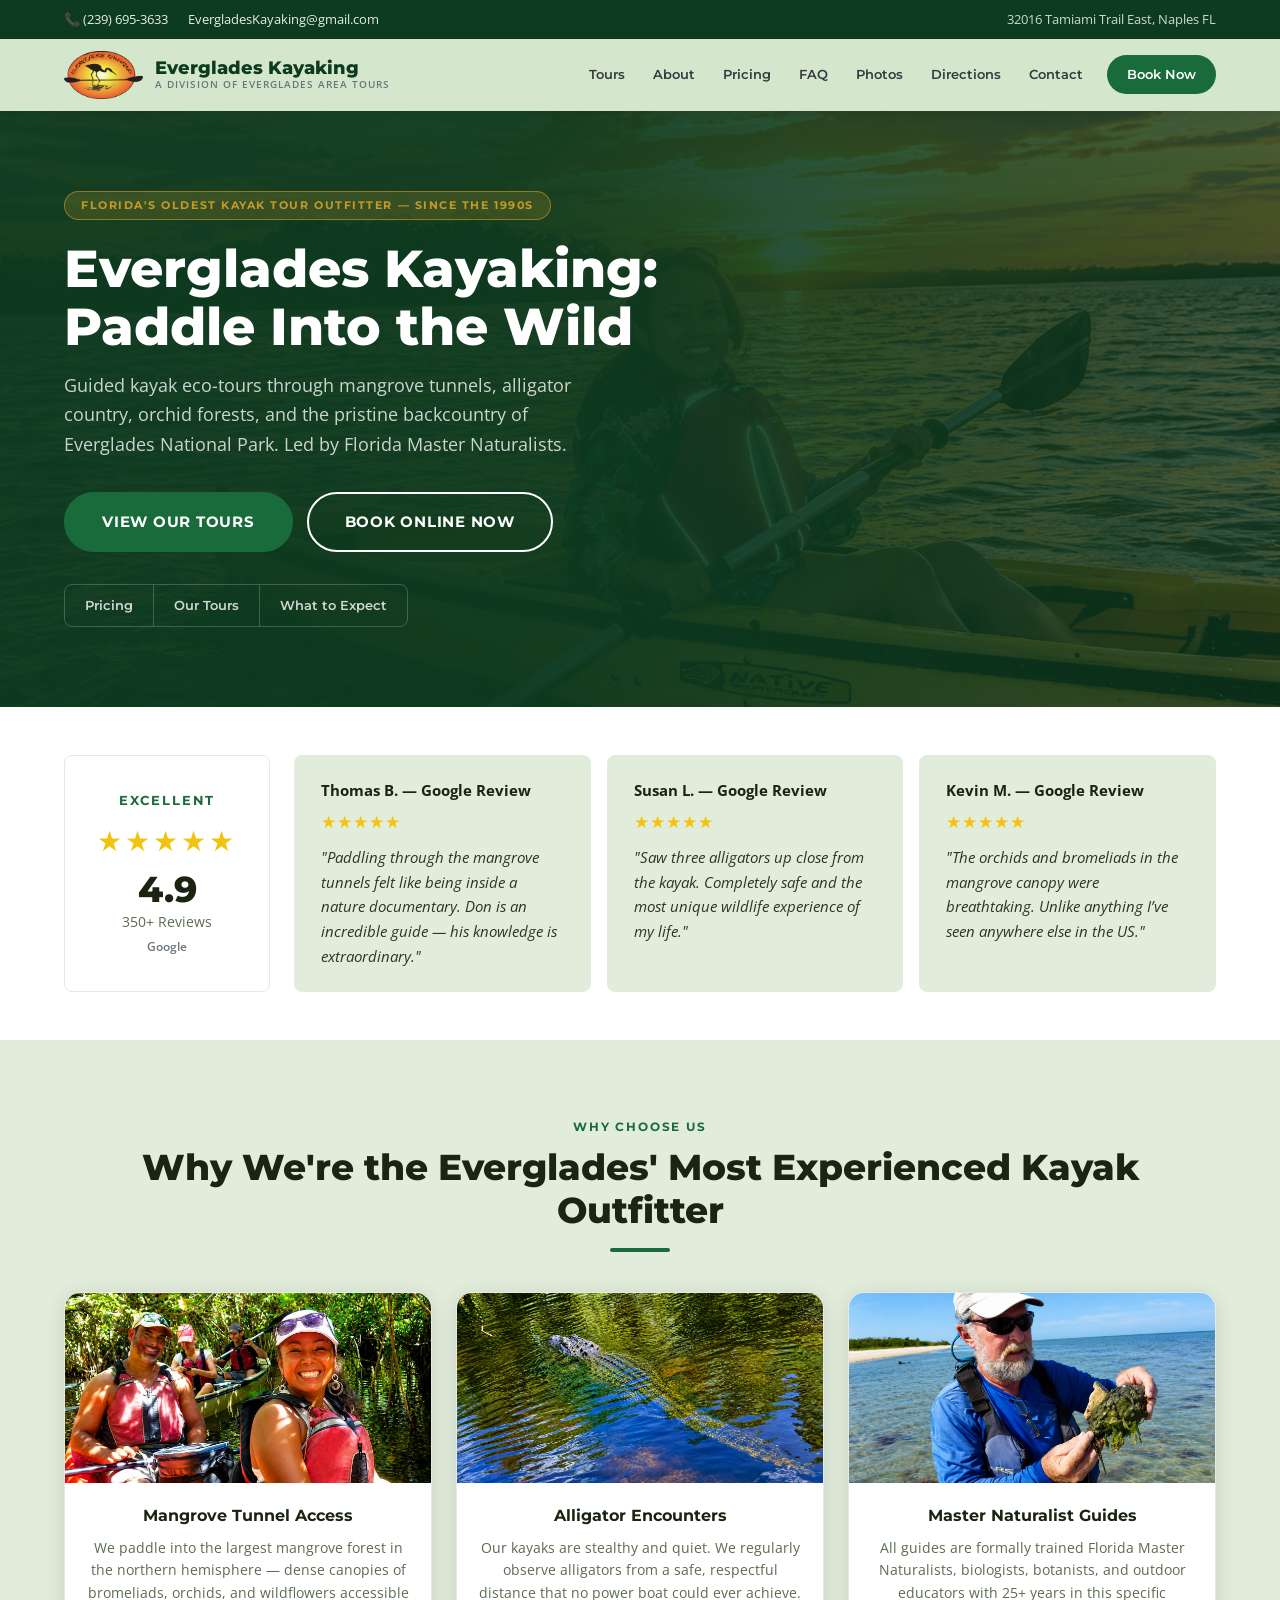
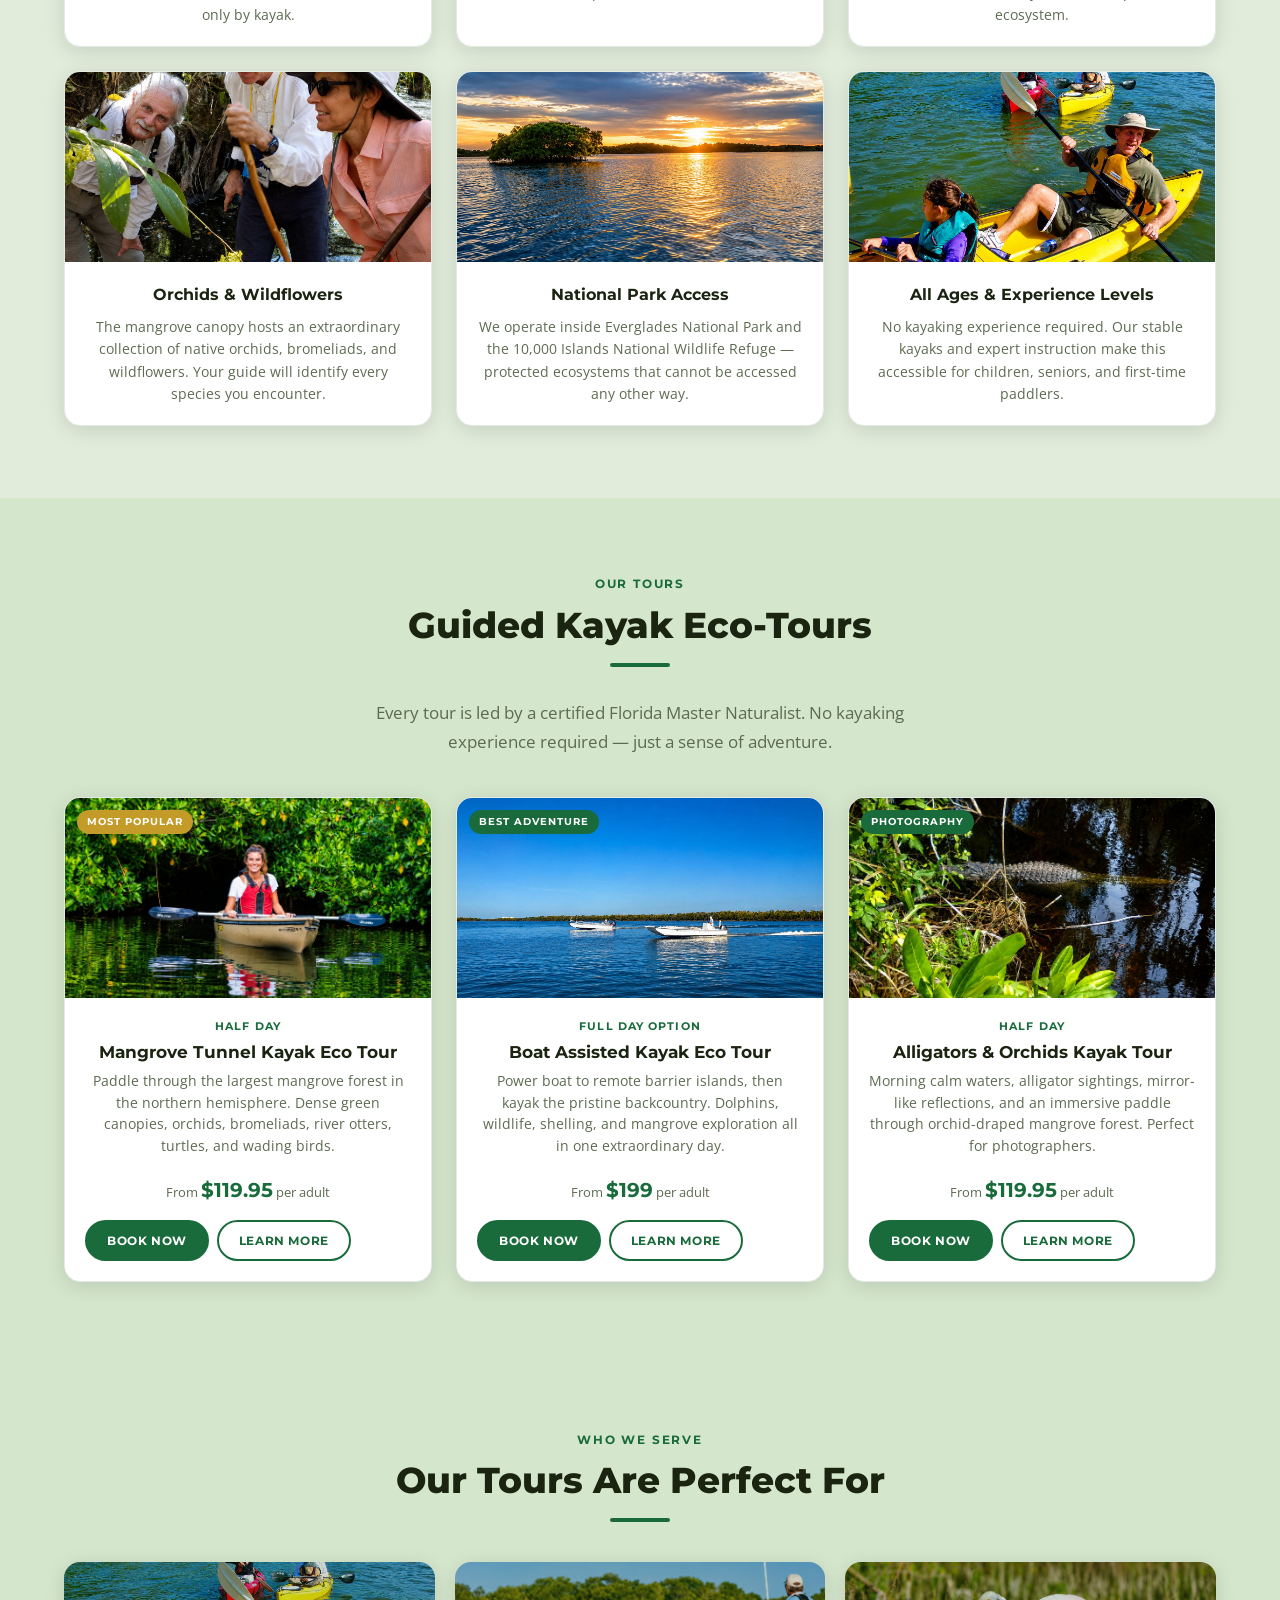
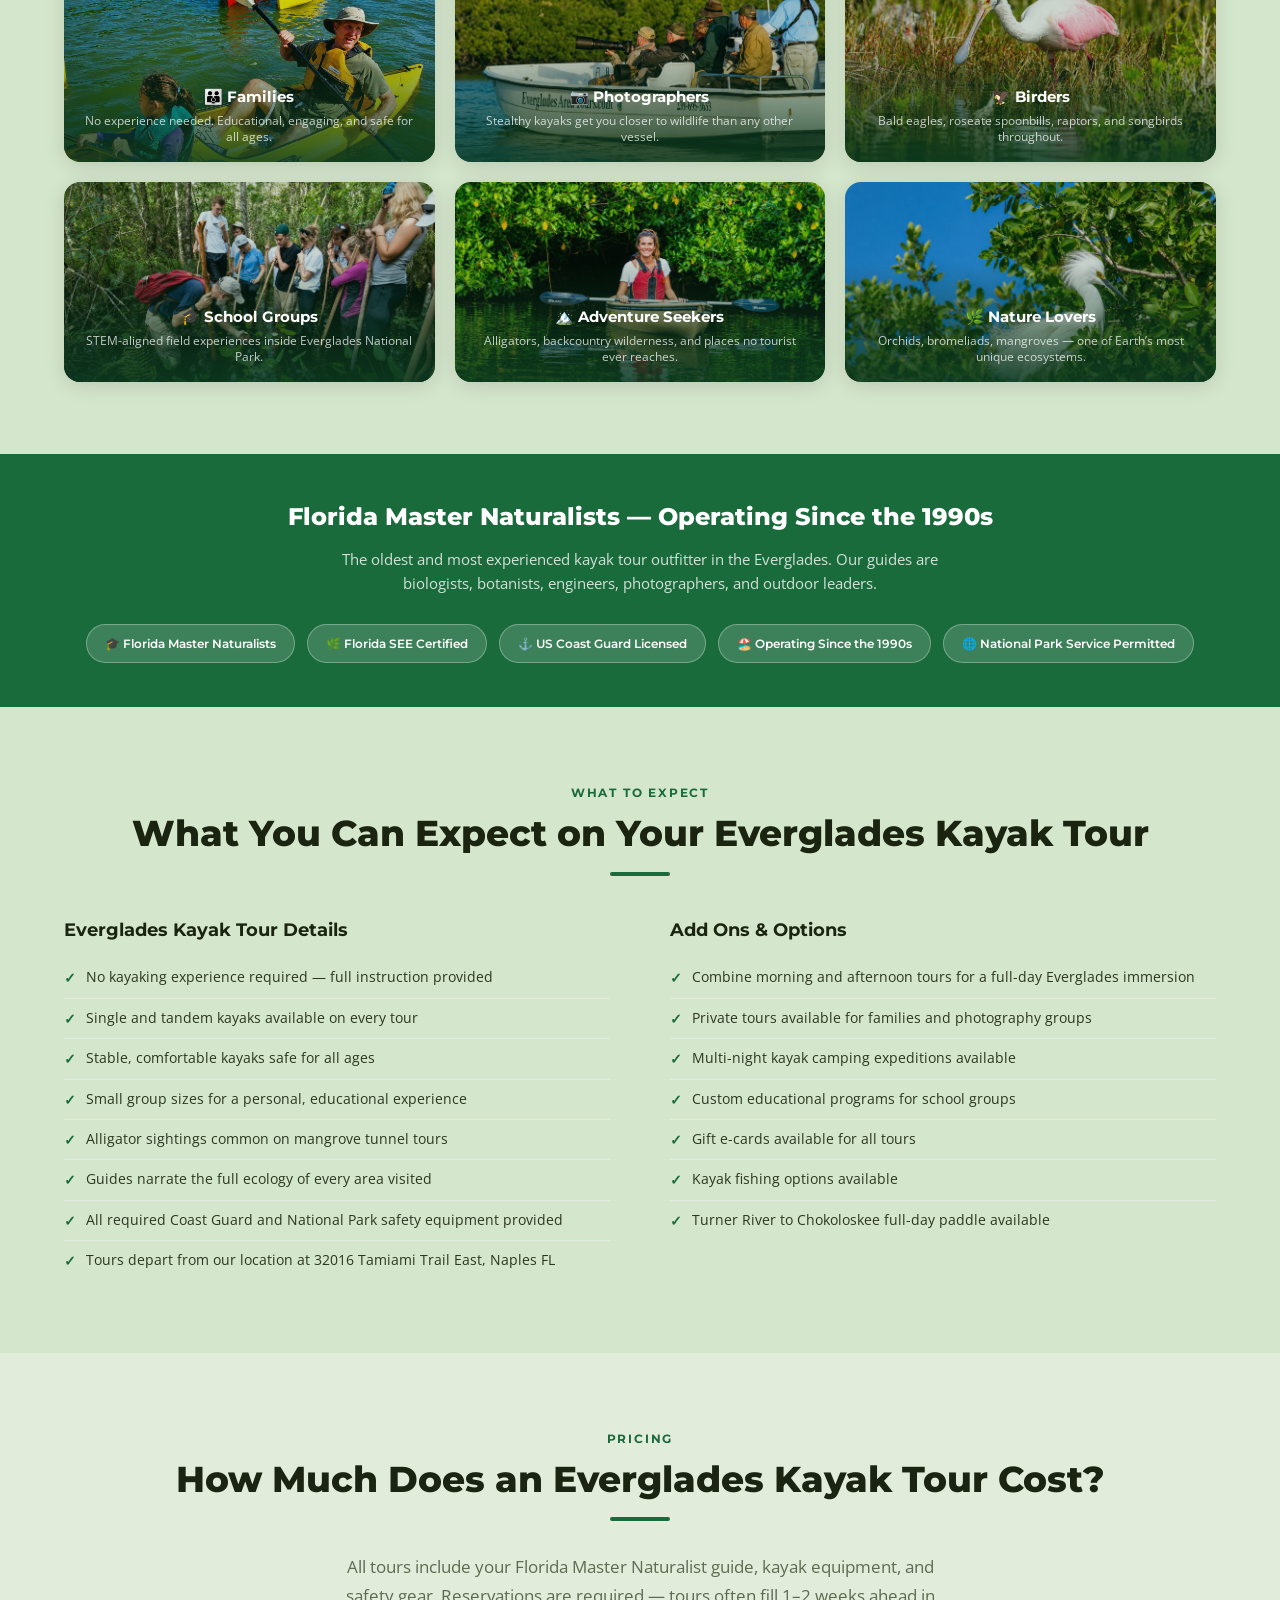
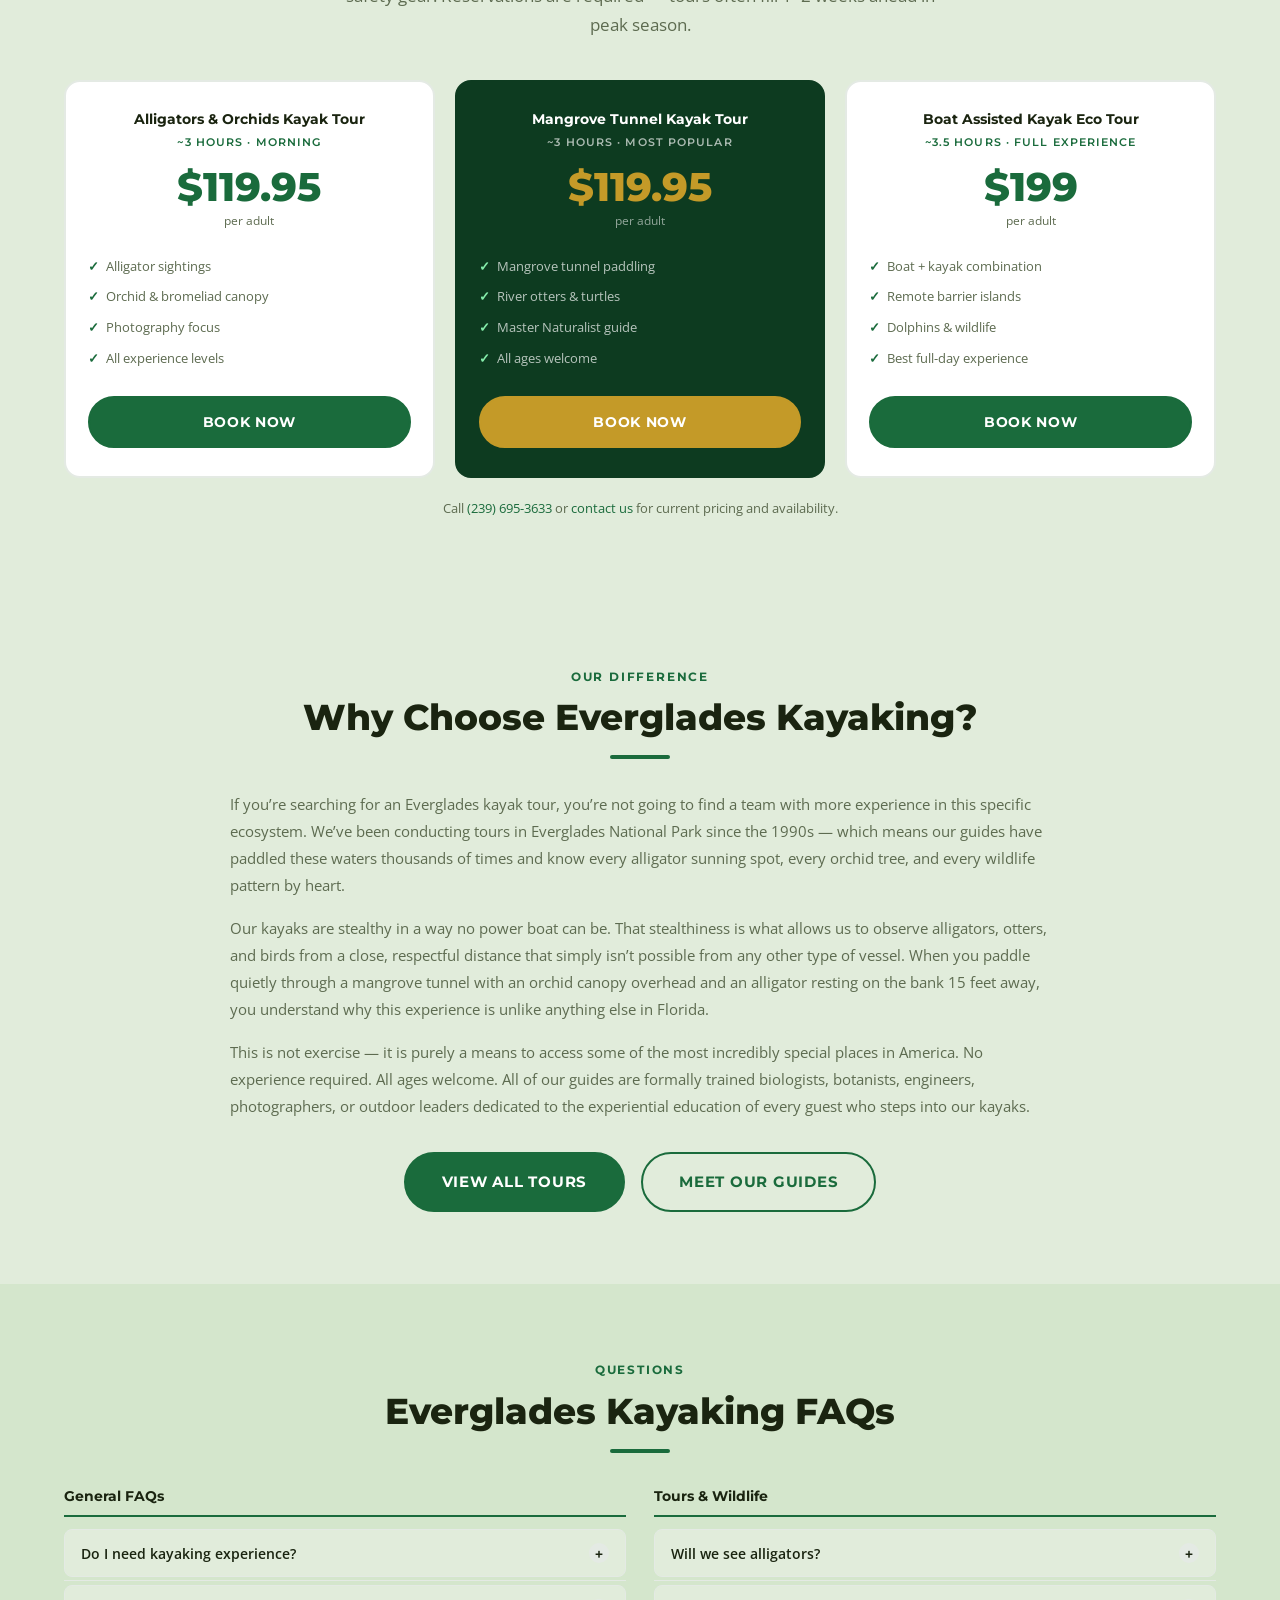
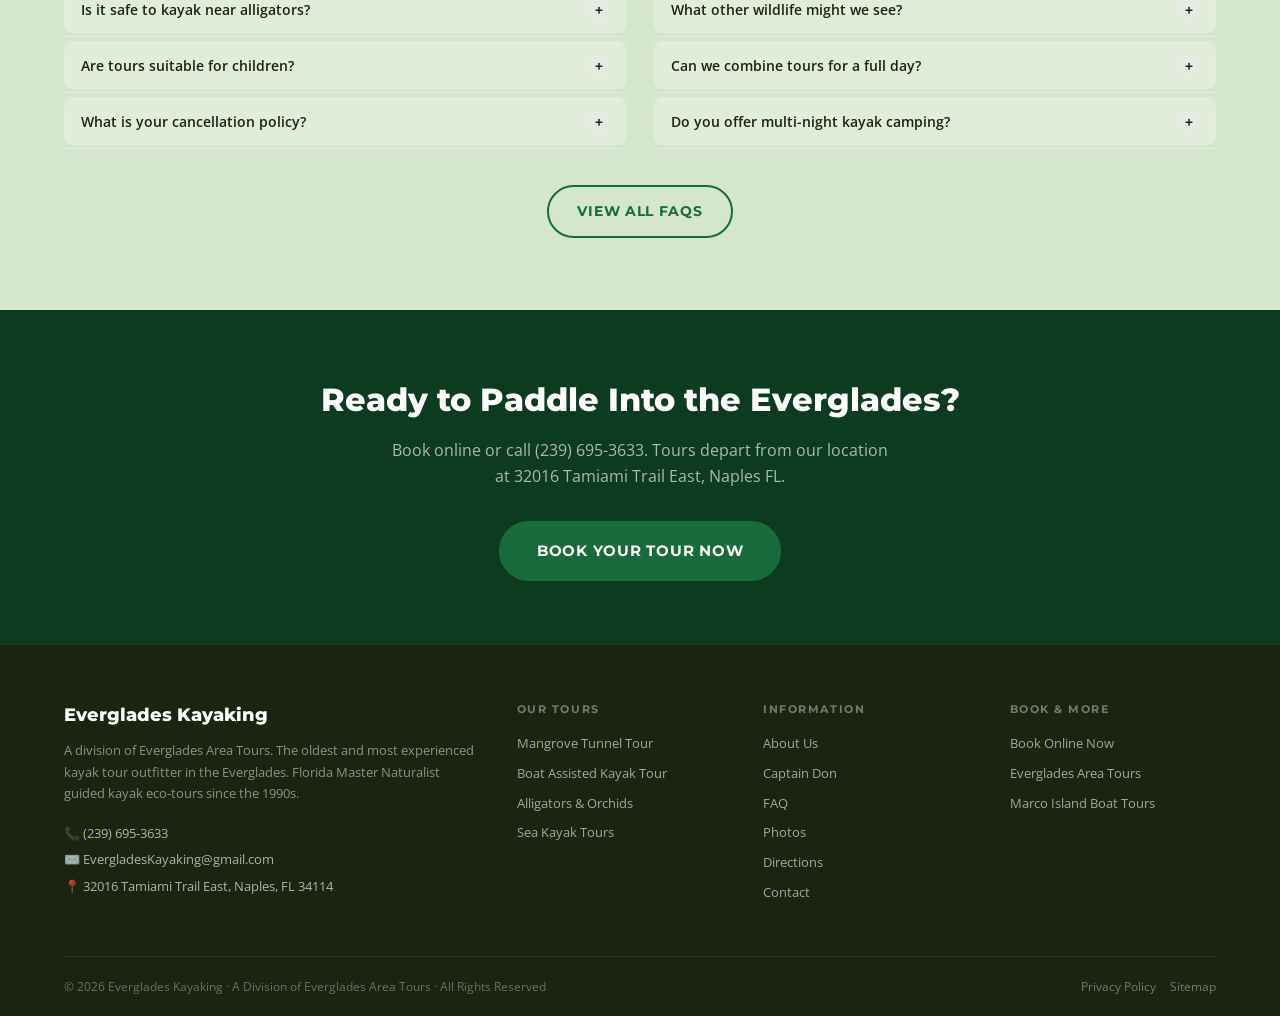
<file: index.html>
<!DOCTYPE html>
<html lang="en">
<head>
<meta charset="UTF-8"><meta name="viewport" content="width=device-width, initial-scale=1.0">
<meta name="description" content="Florida's oldest kayak tour outfitter. Mangrove tunnel, alligator & boat-assisted kayak eco-tours in Everglades National Park. Master Naturalist guides.">
<meta name="keywords" content="everglades kayaking, kayak tours everglades, mangrove tunnel kayak, everglades eco tours, chokoloskee kayak tours, everglades city kayaking">
<meta name="author" content="Everglades Kayaking">
<meta name="theme-color" content="#0D3B20">
<link rel="canonical" href="https://www.evergladeskayaking.com/">

<!-- Favicons -->
<link rel="icon" href="/favicon.ico" sizes="any">
<link rel="apple-touch-icon" href="/apple-touch-icon.png">

<!-- Open Graph -->
<meta property="og:type" content="website">
<meta property="og:site_name" content="Everglades Kayaking">
<meta property="og:title" content="Everglades Kayaking | Guided Kayak Eco-Tours Since the 1990s">
<meta property="og:description" content="Florida's oldest and most experienced kayak tour outfitter. Mangrove tunnel tours, alligator tours, boat-assisted kayak eco-tours in Everglades National Park.">
<meta property="og:url" content="https://www.evergladeskayaking.com/">
<meta property="og:image" content="https://www.evergladeskayaking.com/images/hero-bg.jpg">
<meta property="og:image:width" content="1448">
<meta property="og:image:height" content="1086">
<meta property="og:image:alt" content="Kayaker at sunset in the Everglades 10,000 Islands">
<meta property="og:locale" content="en_US">

<!-- Twitter Card -->
<meta name="twitter:card" content="summary_large_image">
<meta name="twitter:title" content="Everglades Kayaking | Guided Kayak Eco-Tours Since the 1990s">
<meta name="twitter:description" content="Florida's oldest kayak tour outfitter. Mangrove tunnel tours, alligator tours, boat-assisted kayak eco-tours in Everglades National Park.">
<meta name="twitter:image" content="https://www.evergladeskayaking.com/images/hero-bg.jpg">

<title>Everglades Kayaking | Guided Kayak Eco-Tours — Mangrove Tunnels, Alligators &amp; Wildlife</title>
<link rel="preconnect" href="https://fonts.googleapis.com">
<link href="https://fonts.googleapis.com/css2?family=Montserrat:wght@400;600;700;800&family=Open+Sans:wght@300;400;500;600&display=swap" rel="stylesheet">
<link rel="stylesheet" href="css/main.css">
<!-- ============================================================
     JSON-LD STRUCTURED DATA (upgraded 2026-05-25)
     Validate at: https://search.google.com/test/rich-results
     ============================================================ -->

<!-- LocalBusiness + TourOperator (primary entity) -->
<script type="application/ld+json">
{
  "@context": "https://schema.org",
  "@type": ["LocalBusiness", "TourOperator"],
  "@id": "https://www.evergladeskayaking.com/#business",
  "name": "Everglades Kayaking",
  "alternateName": "Everglades Area Tours — Kayaking",
  "url": "https://www.evergladeskayaking.com/",
  "logo": "https://www.evergladeskayaking.com/logo_img-small.png",
  "image": [
    "https://www.evergladeskayaking.com/images/hero-bg.jpg",
    "https://www.evergladeskayaking.com/images/mangrove-tunnels.jpg",
    "https://www.evergladeskayaking.com/images/alligators.jpg"
  ],
  "description": "The oldest and most experienced kayak tour outfitter in the Everglades. Florida Master Naturalist guided kayak eco-tours in Everglades National Park and the 10,000 Islands since the 1990s.",
  "telephone": "+1-239-695-3633",
  "email": "EvergladesKayaking@gmail.com",
  "priceRange": "$$",
  "address": {
    "@type": "PostalAddress",
    "streetAddress": "32016 Tamiami Trail East",
    "addressLocality": "Naples",
    "addressRegion": "FL",
    "postalCode": "34114",
    "addressCountry": "US"
  },
  "geo": {
    "@type": "GeoCoordinates",
    "latitude": 25.9077,
    "longitude": -81.4023
  },
  "areaServed": [
    { "@type": "Place", "name": "Everglades National Park" },
    { "@type": "Place", "name": "10,000 Islands National Wildlife Refuge" },
    { "@type": "Place", "name": "Big Cypress National Preserve" }
  ],
  "sameAs": [
    "https://www.evergladesareatours.com/",
    "https://www.everglades-boattours.com/",
    "https://www.marcoisland-boattours.com/",
    "https://www.facebook.com/evergladesareatours",
    "https://twitter.com/evergladeskayak"
  ],
  "hasCredential": [
    {
      "@type": "EducationalOccupationalCredential",
      "name": "Florida Master Naturalist Program",
      "credentialCategory": "certification"
    },
    {
      "@type": "EducationalOccupationalCredential",
      "name": "Florida Society for Ethical Ecotourism - Silver Certified",
      "credentialCategory": "certification"
    },
    {
      "@type": "EducationalOccupationalCredential",
      "name": "U.S. Coast Guard Licensed Captain",
      "credentialCategory": "license"
    }
  ],
  "aggregateRating": {
    "@type": "AggregateRating",
    "ratingValue": "4.9",
    "bestRating": "5",
    "worstRating": "1",
    "reviewCount": "239"
  },
  "sameAs": [
    "https://www.marcoisland-boattours.com",
    "https://www.evergladesareatours.com",
    "https://www.everglades-boattours.com",
    "https://www.facebook.com/evergladesareatours"
  ]
}
</script>

<!-- WebSite entity (sitelinks search box eligibility) -->
<script type="application/ld+json">
{
  "@context": "https://schema.org",
  "@type": "WebSite",
  "@id": "https://www.evergladeskayaking.com/#website",
  "url": "https://www.evergladeskayaking.com/",
  "name": "Everglades Kayaking",
  "description": "Guided kayak eco-tours in Everglades National Park since the 1990s",
  "publisher": { "@id": "https://www.evergladeskayaking.com/#business" },
  "inLanguage": "en-US"
}
</script>

<!-- ItemList of featured tours (powers tour carousel rich results) -->
<script type="application/ld+json">
{
  "@context": "https://schema.org",
  "@type": "ItemList",
  "name": "Everglades Kayak Eco-Tours",
  "itemListElement": [
    {
      "@type": "ListItem",
      "position": 1,
      "item": {
        "@type": "TouristTrip",
        "name": "Mangrove Tunnel Kayak Eco Tour",
        "description": "Paddle through the largest mangrove forest in the northern hemisphere. Dense green canopies, orchids, bromeliads, river otters, turtles, and wading birds.",
        "url": "https://www.evergladeskayaking.com/mangrove-tunnel-kayak-tours",
        "image": "https://www.evergladeskayaking.com/images/mangrove-tour.jpg",
        "touristType": ["Families", "Photographers", "Nature lovers"],
        "provider": { "@id": "https://www.evergladeskayaking.com/#business" }
      }
    },
    {
      "@type": "ListItem",
      "position": 2,
      "item": {
        "@type": "TouristTrip",
        "name": "Boat Assisted Kayak Eco Tour",
        "description": "Power boat to remote barrier islands, then kayak the pristine backcountry. Dolphins, wildlife, shelling, and mangrove exploration all in one extraordinary day.",
        "url": "https://www.evergladeskayaking.com/boat-assisted-kayak-tours",
        "image": "https://www.evergladeskayaking.com/images/boat-assisted.jpg",
        "touristType": ["Active travelers", "Families"],
        "provider": { "@id": "https://www.evergladeskayaking.com/#business" }
      }
    },
    {
      "@type": "ListItem",
      "position": 3,
      "item": {
        "@type": "TouristTrip",
        "name": "Alligators & Orchids Kayak Tour",
        "description": "Morning calm waters, alligator sightings, mirror-like reflections, and an immersive paddle through orchid-draped mangrove forest. Perfect for photographers.",
        "url": "https://www.evergladeskayaking.com/everglades-alligators-orchids",
        "image": "https://www.evergladeskayaking.com/images/alligator-tour.jpg",
        "touristType": ["Photographers", "Wildlife enthusiasts"],
        "provider": { "@id": "https://www.evergladeskayaking.com/#business" }
      }
    }
  ]
}
</script>
</head>
<body>
<div class="topbar"><div class="container"><div class="topbar-left"><a href="tel:2396953633">&#128222; (239) 695-3633</a><a href="mailto:EvergladesKayaking@gmail.com">EvergladesKayaking@gmail.com</a></div><div class="topbar-right"><span>32016 Tamiami Trail East, Naples FL</span></div></div></div>
<nav class="site-nav"><div class="container"><a href="index.html" class="nav-logo-wrap"><img src="images/ek-logo.png" alt="Everglades Kayaking" class="nav-logo-img"><span class="nav-logo-text">Everglades Kayaking<small>A Division of Everglades Area Tours</small></span></a><button class="nav-toggle" aria-label="Menu">&#9776;</button><div class="nav-menu"><a href="index.html#tours">Tours</a><a href="about-us.htm">About</a><a href="index.html#pricing">Pricing</a><a href="faq.htm">FAQ</a><a href="photos.html">Photos</a><a href="directions.htm">Directions</a><a href="contact.html">Contact</a><a href="https://fareharbor.com/embeds/book/everglades-boattours/?full-items=yes&flow=336425" class="nav-cta">Book Now</a></div></div></nav>

<section class="hero">
  <div class="hero-bg"></div>
  <div class="hero-overlay"></div>
  <div class="hero-inner">
    <div class="hero-tag">Florida&#39;s Oldest Kayak Tour Outfitter — Since the 1990s</div>
    <h1>Everglades Kayaking: <br>Paddle Into the Wild</h1>
    <h2>Guided kayak eco-tours through mangrove tunnels, alligator country, orchid forests, and the pristine backcountry of Everglades National Park. Led by Florida Master Naturalists.</h2>
    <div class="hero-btns">
      <a href="#tours" class="btn btn-primary btn-lg">View Our Tours</a>
      <a href="https://fareharbor.com/embeds/book/everglades-boattours/?full-items=yes&flow=336425" class="btn btn-outline-white btn-lg">Book Online Now</a>
    </div>
    <div class="hero-quick-links">
      <a href="#pricing">Pricing</a>
      <a href="#tours">Our Tours</a>
      <a href="#expect">What to Expect</a>
    </div>
  </div>
</section>

<div class="reviews-strip">
  <div class="container">
    <div class="review-excellent-badge"><div class="badge-label">Excellent</div><div class="badge-stars">&#9733;&#9733;&#9733;&#9733;&#9733;</div><div class="badge-score">4.9</div><div class="badge-count">350+ Reviews</div><div class="badge-source">Google</div></div>
    <div class="review-cards-scroll">
      <div class="review-card-item"><div class="rc-name">Thomas B. &mdash; Google Review</div><div class="rc-stars">&#9733;&#9733;&#9733;&#9733;&#9733;</div><div class="rc-text">"Paddling through the mangrove tunnels felt like being inside a nature documentary. Don is an incredible guide &mdash; his knowledge is extraordinary."</div></div>
      <div class="review-card-item"><div class="rc-name">Susan L. &mdash; Google Review</div><div class="rc-stars">&#9733;&#9733;&#9733;&#9733;&#9733;</div><div class="rc-text">"Saw three alligators up close from the kayak. Completely safe and the most unique wildlife experience of my life."</div></div>
      <div class="review-card-item"><div class="rc-name">Kevin M. &mdash; Google Review</div><div class="rc-stars">&#9733;&#9733;&#9733;&#9733;&#9733;</div><div class="rc-text">"The orchids and bromeliads in the mangrove canopy were breathtaking. Unlike anything I&rsquo;ve seen anywhere else in the US."</div></div>
    </div>
  </div>
</div>

<section class="section-pad bg-light" id="why">
  <div class="container text-center">
    <div class="section-eyebrow">Why Choose Us</div>
    <h2 class="section-title">Why We&#39;re the Everglades&#39; Most Experienced Kayak Outfitter</h2>
    <div class="section-rule"></div>
    <div class="why-grid">
      <div class="why-card"><div class="why-card-img"><img src="images/mangrove-tunnels.jpg" width="1448" height="1086" alt="Mangrove Tunnel Kayaking Everglades" loading="lazy"></div><div class="why-card-body"><h3>Mangrove Tunnel Access</h3><p>We paddle into the largest mangrove forest in the northern hemisphere &mdash; dense canopies of bromeliads, orchids, and wildflowers accessible only by kayak.</p></div></div>
      <div class="why-card"><div class="why-card-img"><img src="images/alligators.jpg" width="1448" height="1086" alt="Alligator Tours Everglades" loading="lazy"></div><div class="why-card-body"><h3>Alligator Encounters</h3><p>Our kayaks are stealthy and quiet. We regularly observe alligators from a safe, respectful distance that no power boat could ever achieve.</p></div></div>
      <div class="why-card"><div class="why-card-img"><img src="images/naturalist-guide.jpg" width="1448" height="1086" alt="Florida Master Naturalist Guide" loading="lazy"></div><div class="why-card-body"><h3>Master Naturalist Guides</h3><p>All guides are formally trained Florida Master Naturalists, biologists, botanists, and outdoor educators with 25+ years in this specific ecosystem.</p></div></div>
      <div class="why-card"><div class="why-card-img"><img src="images/orchids.jpg" width="1254" height="1254" alt="Orchids Everglades Kayaking" loading="lazy"></div><div class="why-card-body"><h3>Orchids &amp; Wildflowers</h3><p>The mangrove canopy hosts an extraordinary collection of native orchids, bromeliads, and wildflowers. Your guide will identify every species you encounter.</p></div></div>
      <div class="why-card"><div class="why-card-img"><img src="images/national-park.jpg" width="1448" height="1086" alt="Everglades National Park Kayak Tours" loading="lazy"></div><div class="why-card-body"><h3>National Park Access</h3><p>We operate inside Everglades National Park and the 10,000 Islands National Wildlife Refuge &mdash; protected ecosystems that cannot be accessed any other way.</p></div></div>
      <div class="why-card"><div class="why-card-img"><img src="images/all-ages.jpg" width="1448" height="1086" alt="Family Kayak Tours Everglades" loading="lazy"></div><div class="why-card-body"><h3>All Ages &amp; Experience Levels</h3><p>No kayaking experience required. Our stable kayaks and expert instruction make this accessible for children, seniors, and first-time paddlers.</p></div></div>
    </div>
  </div>
</section>

<section class="section-pad" id="tours">
  <div class="container text-center">
    <div class="section-eyebrow">Our Tours</div>
    <h2 class="section-title">Guided Kayak Eco-Tours</h2>
    <div class="section-rule"></div>
    <p class="section-subtitle">Every tour is led by a certified Florida Master Naturalist. No kayaking experience required &mdash; just a sense of adventure.</p>
    <div class="tours-grid">
      <div class="tour-card">
        <div class="tour-card-img"><img src="images/mangrove-tour.jpg" width="1537" height="1023" alt="Mangrove Tunnel Kayak Tour Everglades" loading="lazy"><div class="tour-badge gold">Most Popular</div></div>
        <div class="tour-card-body">
          <div class="tour-duration">Half Day</div>
          <h3>Mangrove Tunnel Kayak Eco Tour</h3>
          <p>Paddle through the largest mangrove forest in the northern hemisphere. Dense green canopies, orchids, bromeliads, river otters, turtles, and wading birds.</p>
          <div class="tour-price">From <strong>$119.95</strong> per adult</div>
          <div class="tour-card-btns">
            <a href="https://fareharbor.com/embeds/book/everglades-boattours/?full-items=yes&flow=336425" class="btn btn-primary btn-sm">Book Now</a>
            <a href="mangrove-tunnel-kayak-tours.htm" class="btn btn-outline btn-sm">Learn More</a>
          </div>
        </div>
      </div>
      <div class="tour-card">
        <div class="tour-card-img"><img src="images/boat-assisted.jpg" width="1447" height="1087" alt="Boat Assisted Kayak Tour Everglades" loading="lazy"><div class="tour-badge">Best Adventure</div></div>
        <div class="tour-card-body">
          <div class="tour-duration">Full Day Option</div>
          <h3>Boat Assisted Kayak Eco Tour</h3>
          <p>Power boat to remote barrier islands, then kayak the pristine backcountry. Dolphins, wildlife, shelling, and mangrove exploration all in one extraordinary day.</p>
          <div class="tour-price">From <strong>$199</strong> per adult</div>
          <div class="tour-card-btns">
            <a href="https://fareharbor.com/embeds/book/everglades-boattours/?full-items=yes&flow=336425" class="btn btn-primary btn-sm">Book Now</a>
            <a href="boat-assisted-kayak-tours.htm" class="btn btn-outline btn-sm">Learn More</a>
          </div>
        </div>
      </div>
      <div class="tour-card">
        <div class="tour-card-img"><img src="images/alligator-tour.jpg" width="1672" height="941" alt="Alligators Orchids Kayak Tour" loading="lazy"><div class="tour-badge">Photography</div></div>
        <div class="tour-card-body">
          <div class="tour-duration">Half Day</div>
          <h3>Alligators &amp; Orchids Kayak Tour</h3>
          <p>Morning calm waters, alligator sightings, mirror-like reflections, and an immersive paddle through orchid-draped mangrove forest. Perfect for photographers.</p>
          <div class="tour-price">From <strong>$119.95</strong> per adult</div>
          <div class="tour-card-btns">
            <a href="https://fareharbor.com/embeds/book/everglades-boattours/?full-items=yes&flow=336425" class="btn btn-primary btn-sm">Book Now</a>
            <a href="everglades-alligators-orchids.htm" class="btn btn-outline btn-sm">Learn More</a>
          </div>
        </div>
      </div>
    </div>
  </div>
</section>

<section class="section-pad" id="perfect-for">
  <div class="container text-center">
    <div class="section-eyebrow">Who We Serve</div>
    <h2 class="section-title">Our Tours Are Perfect For</h2>
    <div class="section-rule"></div>
    <div class="perfect-grid">
      <div class="perfect-card"><div class="perfect-card-bg"><img src="images/families.jpg" width="1448" height="1086" alt="Family Kayak Tours" loading="lazy"></div><div class="perfect-card-overlay"></div><div class="perfect-card-text"><h3>&#128106; Families</h3><p>No experience needed. Educational, engaging, and safe for all ages.</p></div></div>
      <div class="perfect-card"><div class="perfect-card-bg"><img src="images/photography.jpg" width="1566" height="1004" alt="Wildlife Photography Everglades" loading="lazy"></div><div class="perfect-card-overlay"></div><div class="perfect-card-text"><h3>&#128247; Photographers</h3><p>Stealthy kayaks get you closer to wildlife than any other vessel.</p></div></div>
      <div class="perfect-card"><div class="perfect-card-bg"><img src="images/birding.jpg" width="1567" height="1004" alt="Birding Kayak Tours Everglades" loading="lazy"></div><div class="perfect-card-overlay"></div><div class="perfect-card-text"><h3>&#129413; Birders</h3><p>Bald eagles, roseate spoonbills, raptors, and songbirds throughout.</p></div></div>
      <div class="perfect-card"><div class="perfect-card-bg"><img src="images/school.jpg" width="1537" height="1023" alt="School Group Kayak Tours" loading="lazy"></div><div class="perfect-card-overlay"></div><div class="perfect-card-text"><h3>&#127891; School Groups</h3><p>STEM-aligned field experiences inside Everglades National Park.</p></div></div>
      <div class="perfect-card"><div class="perfect-card-bg"><img src="images/adventure.jpg" width="1537" height="1023" alt="Adventure Tours Everglades" loading="lazy"></div><div class="perfect-card-overlay"></div><div class="perfect-card-text"><h3>&#127956;&#65039; Adventure Seekers</h3><p>Alligators, backcountry wilderness, and places no tourist ever reaches.</p></div></div>
      <div class="perfect-card"><div class="perfect-card-bg"><img src="images/nature-lovers.jpg" width="1537" height="1023" alt="Nature Tours Everglades" loading="lazy"></div><div class="perfect-card-overlay"></div><div class="perfect-card-text"><h3>&#127807; Nature Lovers</h3><p>Orchids, bromeliads, mangroves &mdash; one of Earth&rsquo;s most unique ecosystems.</p></div></div>
    </div>
  </div>
</section>

<div class="cred-banner text-center">
  <div class="container">
    <h2>Florida Master Naturalists &mdash; Operating Since the 1990s</h2>
    <p>The oldest and most experienced kayak tour outfitter in the Everglades. Our guides are biologists, botanists, engineers, photographers, and outdoor leaders.</p>
    <div class="cred-badges">
      <div class="cred-badge">&#127891; Florida Master Naturalists</div>
      <div class="cred-badge">&#127807; Florida SEE Certified</div>
      <div class="cred-badge">&#9875;&#65039; US Coast Guard Licensed</div>
      <div class="cred-badge">&#127958;&#65039; Operating Since the 1990s</div>
      <div class="cred-badge">&#127760; National Park Service Permitted</div>
    </div>
  </div>
</div>

<section class="section-pad" id="expect">
  <div class="container">
    <div class="text-center">
      <div class="section-eyebrow">What to Expect</div>
      <h2 class="section-title">What You Can Expect on Your Everglades Kayak Tour</h2>
      <div class="section-rule"></div>
    </div>
    <div class="expect-grid">
      <div class="expect-col">
        <h3>Everglades Kayak Tour Details</h3>
        <ul class="expect-list">
          <li><span class="check">&#10003;</span>No kayaking experience required &mdash; full instruction provided</li>
          <li><span class="check">&#10003;</span>Single and tandem kayaks available on every tour</li>
          <li><span class="check">&#10003;</span>Stable, comfortable kayaks safe for all ages</li>
          <li><span class="check">&#10003;</span>Small group sizes for a personal, educational experience</li>
          <li><span class="check">&#10003;</span>Alligator sightings common on mangrove tunnel tours</li>
          <li><span class="check">&#10003;</span>Guides narrate the full ecology of every area visited</li>
          <li><span class="check">&#10003;</span>All required Coast Guard and National Park safety equipment provided</li>
          <li><span class="check">&#10003;</span>Tours depart from our location at 32016 Tamiami Trail East, Naples FL</li>
        </ul>
      </div>
      <div class="expect-col">
        <h3>Add Ons &amp; Options</h3>
        <ul class="expect-list">
          <li><span class="check">&#10003;</span>Combine morning and afternoon tours for a full-day Everglades immersion</li>
          <li><span class="check">&#10003;</span>Private tours available for families and photography groups</li>
          <li><span class="check">&#10003;</span>Multi-night kayak camping expeditions available</li>
          <li><span class="check">&#10003;</span>Custom educational programs for school groups</li>
          <li><span class="check">&#10003;</span>Gift e-cards available for all tours</li>
          <li><span class="check">&#10003;</span>Kayak fishing options available</li>
          <li><span class="check">&#10003;</span>Turner River to Chokoloskee full-day paddle available</li>
        </ul>
      </div>
    </div>
  </div>
</section>

<section class="section-pad bg-light" id="pricing">
  <div class="container text-center">
    <div class="section-eyebrow">Pricing</div>
    <h2 class="section-title">How Much Does an Everglades Kayak Tour Cost?</h2>
    <div class="section-rule"></div>
    <p class="section-subtitle">All tours include your Florida Master Naturalist guide, kayak equipment, and safety gear. Reservations are required &mdash; tours often fill 1&ndash;2 weeks ahead in peak season.</p>
    <div class="pricing-grid">
      <div class="price-card">
        <div class="pc-name">Alligators &amp; Orchids Kayak Tour</div>
        <div class="pc-duration">~3 hours &middot; Morning</div>
        <div class="pc-amount">$119.95</div>
        <div class="pc-per">per adult</div>
        <ul class="pc-includes">
          <li>Alligator sightings</li>
          <li>Orchid &amp; bromeliad canopy</li>
          <li>Photography focus</li>
          <li>All experience levels</li>
        </ul>
        <a href="https://fareharbor.com/embeds/book/everglades-boattours/?full-items=yes&flow=336425" class="btn btn-primary btn-block">Book Now</a>
      </div>
      <div class="price-card featured">
        <div class="pc-name">Mangrove Tunnel Kayak Tour</div>
        <div class="pc-duration">~3 hours &middot; Most Popular</div>
        <div class="pc-amount">$119.95</div>
        <div class="pc-per">per adult</div>
        <ul class="pc-includes">
          <li>Mangrove tunnel paddling</li>
          <li>River otters &amp; turtles</li>
          <li>Master Naturalist guide</li>
          <li>All ages welcome</li>
        </ul>
        <a href="https://fareharbor.com/embeds/book/everglades-boattours/?full-items=yes&flow=336425" class="btn btn-gold btn-block">Book Now</a>
      </div>
      <div class="price-card">
        <div class="pc-name">Boat Assisted Kayak Eco Tour</div>
        <div class="pc-duration">~3.5 hours &middot; Full experience</div>
        <div class="pc-amount">$199</div>
        <div class="pc-per">per adult</div>
        <ul class="pc-includes">
          <li>Boat + kayak combination</li>
          <li>Remote barrier islands</li>
          <li>Dolphins &amp; wildlife</li>
          <li>Best full-day experience</li>
        </ul>
        <a href="https://fareharbor.com/embeds/book/everglades-boattours/?full-items=yes&flow=336425" class="btn btn-primary btn-block">Book Now</a>
      </div>
    </div>
    <p style="margin-top:20px;font-size:13px;color:var(--text-light);">Call <a href="tel:2396953633" style="color:var(--primary);">(239) 695-3633</a> or <a href="contact.html" style="color:var(--primary);">contact us</a> for current pricing and availability.</p>
  </div>
</section>

<section class="section-pad bg-light">
  <div class="container">
    <div class="text-center">
      <div class="section-eyebrow">Our Difference</div>
      <h2 class="section-title">Why Choose Everglades Kayaking?</h2>
      <div class="section-rule"></div>
    </div>
    <div style="max-width:820px;margin:0 auto;">
      <p style="font-size:15px;color:var(--text-light);line-height:1.8;margin-bottom:16px;">If you&rsquo;re searching for an Everglades kayak tour, you&rsquo;re not going to find a team with more experience in this specific ecosystem. We&rsquo;ve been conducting tours in Everglades National Park since the 1990s &mdash; which means our guides have paddled these waters thousands of times and know every alligator sunning spot, every orchid tree, and every wildlife pattern by heart.</p>
      <p style="font-size:15px;color:var(--text-light);line-height:1.8;margin-bottom:16px;">Our kayaks are stealthy in a way no power boat can be. That stealthiness is what allows us to observe alligators, otters, and birds from a close, respectful distance that simply isn&rsquo;t possible from any other type of vessel. When you paddle quietly through a mangrove tunnel with an orchid canopy overhead and an alligator resting on the bank 15 feet away, you understand why this experience is unlike anything else in Florida.</p>
      <p style="font-size:15px;color:var(--text-light);line-height:1.8;margin-bottom:32px;">This is not exercise &mdash; it is purely a means to access some of the most incredibly special places in America. No experience required. All ages welcome. All of our guides are formally trained biologists, botanists, engineers, photographers, or outdoor leaders dedicated to the experiential education of every guest who steps into our kayaks.</p>
      <div class="text-center">
        <a href="#tours" class="btn btn-primary btn-lg" style="margin-right:12px;">View All Tours</a>
        <a href="about-us.htm" class="btn btn-outline btn-lg">Meet Our Guides</a>
      </div>
    </div>
  </div>
</section>

<section class="section-pad" id="faq-preview">
  <div class="container">
    <div class="text-center">
      <div class="section-eyebrow">Questions</div>
      <h2 class="section-title">Everglades Kayaking FAQs</h2>
      <div class="section-rule"></div>
    </div>
    <div class="faq-cols">
      <div>
        <div class="faq-col-title">General FAQs</div>
        <div class="faq-item"><button class="faq-trigger">Do I need kayaking experience?<span class="faq-icon">+</span></button><div class="faq-answer">No experience required. We provide full instruction before every tour. Our kayaks are extremely stable and comfortable for paddlers of all levels including complete beginners.</div></div>
        <div class="faq-item"><button class="faq-trigger">Is it safe to kayak near alligators?<span class="faq-icon">+</span></button><div class="faq-answer">Absolutely &mdash; and it&rsquo;s one of the most remarkable wildlife experiences you&rsquo;ll ever have. Our guides maintain safe, respectful distances and are trained to read alligator behavior. We carry all required Coast Guard and National Park Service safety equipment.</div></div>
        <div class="faq-item"><button class="faq-trigger">Are tours suitable for children?<span class="faq-icon">+</span></button><div class="faq-answer">Yes &mdash; children particularly enjoy our tours due to the variety of activities and wildlife encounters. Single and tandem kayaks are available so children can paddle with a parent or guide.</div></div>
        <div class="faq-item"><button class="faq-trigger">What is your cancellation policy?<span class="faq-icon">+</span></button><div class="faq-answer">Cancellations prior to 14 days from the tour date receive a full deposit refund. Within 14 days, we offer rescheduling. Within 2 days, the full booking fee may be forfeited or a gift certificate issued at our discretion.</div></div>
      </div>
      <div>
        <div class="faq-col-title">Tours &amp; Wildlife</div>
        <div class="faq-item"><button class="faq-trigger">Will we see alligators?<span class="faq-icon">+</span></button><div class="faq-answer">Alligators are commonly seen on our mangrove tunnel and morning tours. The stealthy kayaks allow us to observe them from a close, respectful distance that no power boat can achieve.</div></div>
        <div class="faq-item"><button class="faq-trigger">What other wildlife might we see?<span class="faq-icon">+</span></button><div class="faq-answer">River otters, turtles, raptors, wading birds, songbirds, bromeliads, orchids, bald cypress, and &mdash; on boat assisted tours &mdash; dolphins, manatees, bald eagles, and roseate spoonbills.</div></div>
        <div class="faq-item"><button class="faq-trigger">Can we combine tours for a full day?<span class="faq-icon">+</span></button><div class="faq-answer">Yes &mdash; many guests combine a morning Mangrove Tunnel tour with an afternoon Boat Assisted Kayak tour for a full-day Everglades experience in two distinct ecosystems. Alligators in the morning. Dolphins in the afternoon.</div></div>
        <div class="faq-item"><button class="faq-trigger">Do you offer multi-night kayak camping?<span class="faq-icon">+</span></button><div class="faq-answer">Yes &mdash; Captain Don McCumber leads multi-night kayak camping expeditions into the Everglades backcountry. Contact us for details and scheduling.</div></div>
      </div>
    </div>
    <div class="text-center" style="margin-top:32px;"><a href="faq.htm" class="btn btn-outline">View All FAQs</a></div>
  </div>
</section>

<div class="cta-banner">
  <div class="container">
    <h2>Ready to Paddle Into the Everglades?</h2>
    <p>Book online or call (239) 695-3633. Tours depart from our location at 32016 Tamiami Trail East, Naples FL.</p>
    <a href="https://fareharbor.com/embeds/book/everglades-boattours/?full-items=yes&flow=336425" class="btn btn-primary btn-lg">Book Your Tour Now</a>
  </div>
</div>

<footer class="site-footer"><div class="container"><div class="footer-grid"><div><div class="footer-brand-name">Everglades Kayaking</div><div class="footer-tagline">A division of Everglades Area Tours. The oldest and most experienced kayak tour outfitter in the Everglades. Florida Master Naturalist guided kayak eco-tours since the 1990s.</div><a href="tel:2396953633" class="footer-contact-item">&#128222; (239) 695-3633</a><a href="mailto:EvergladesKayaking@gmail.com" class="footer-contact-item">&#9993;&#65039; EvergladesKayaking@gmail.com</a><a href="directions.htm" class="footer-contact-item">&#128205; 32016 Tamiami Trail East, Naples, FL 34114</a></div><div class="footer-col"><h4>Our Tours</h4><a href="mangrove-tunnel-kayak-tours.htm">Mangrove Tunnel Tour</a><a href="boat-assisted-kayak-tours.htm">Boat Assisted Kayak Tour</a><a href="everglades-alligators-orchids.htm">Alligators &amp; Orchids</a><a href="sea-kayak.htm">Sea Kayak Tours</a></div><div class="footer-col"><h4>Information</h4><a href="about-us.htm">About Us</a><a href="mccumber.htm">Captain Don</a><a href="faq.htm">FAQ</a><a href="photos.html">Photos</a><a href="directions.htm">Directions</a><a href="contact.html">Contact</a></div><div class="footer-col"><h4>Book &amp; More</h4><a href="https://fareharbor.com/embeds/book/everglades-boattours/?full-items=yes&flow=336425">Book Online Now</a><a href="https://www.evergladesareatours.com">Everglades Area Tours</a><a href="https://www.marcoisland-boattours.com">Marco Island Boat Tours</a></div></div><div class="footer-bottom"><div>&copy; 2026 Everglades Kayaking &middot; A Division of Everglades Area Tours &middot; All Rights Reserved</div><div><a href="privacy.html">Privacy Policy</a><a href="sitemap.xml">Sitemap</a></div></div></div></footer><script src="js/main.js"></script></body></html>
</file>
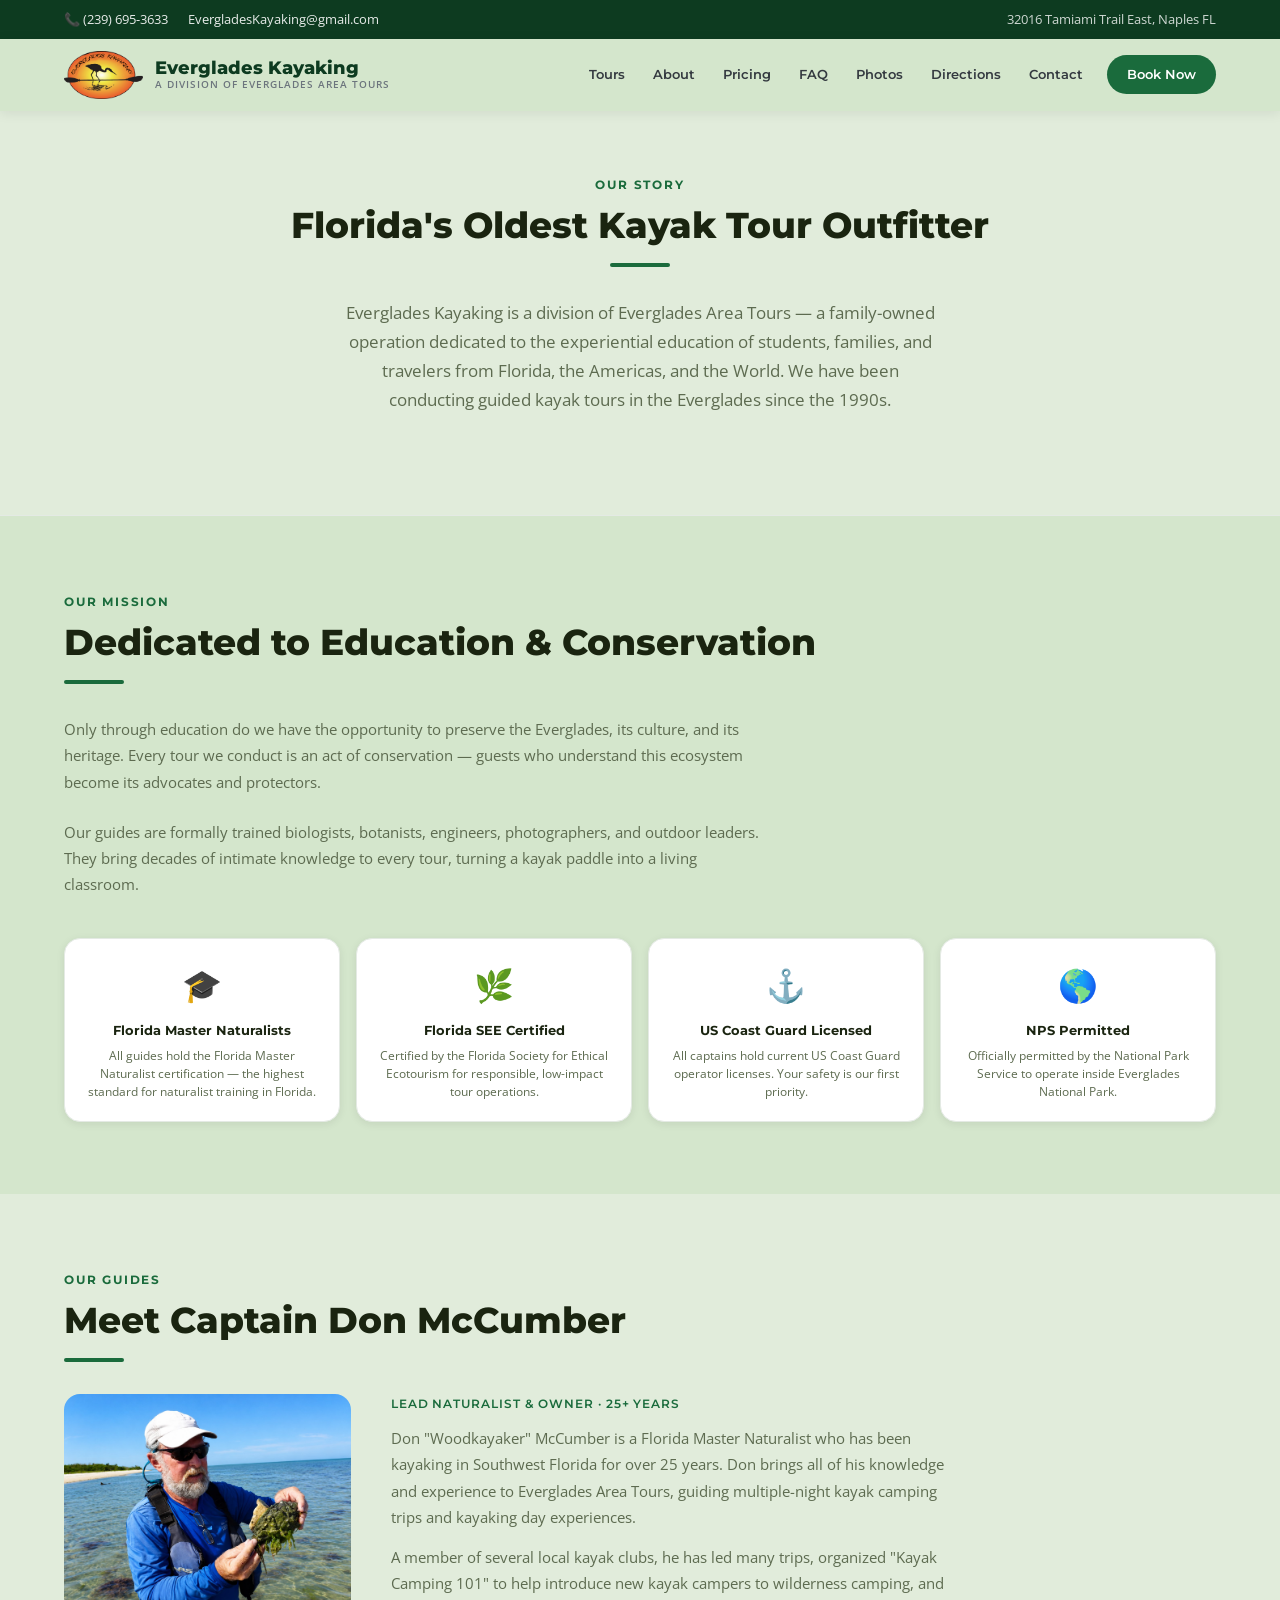
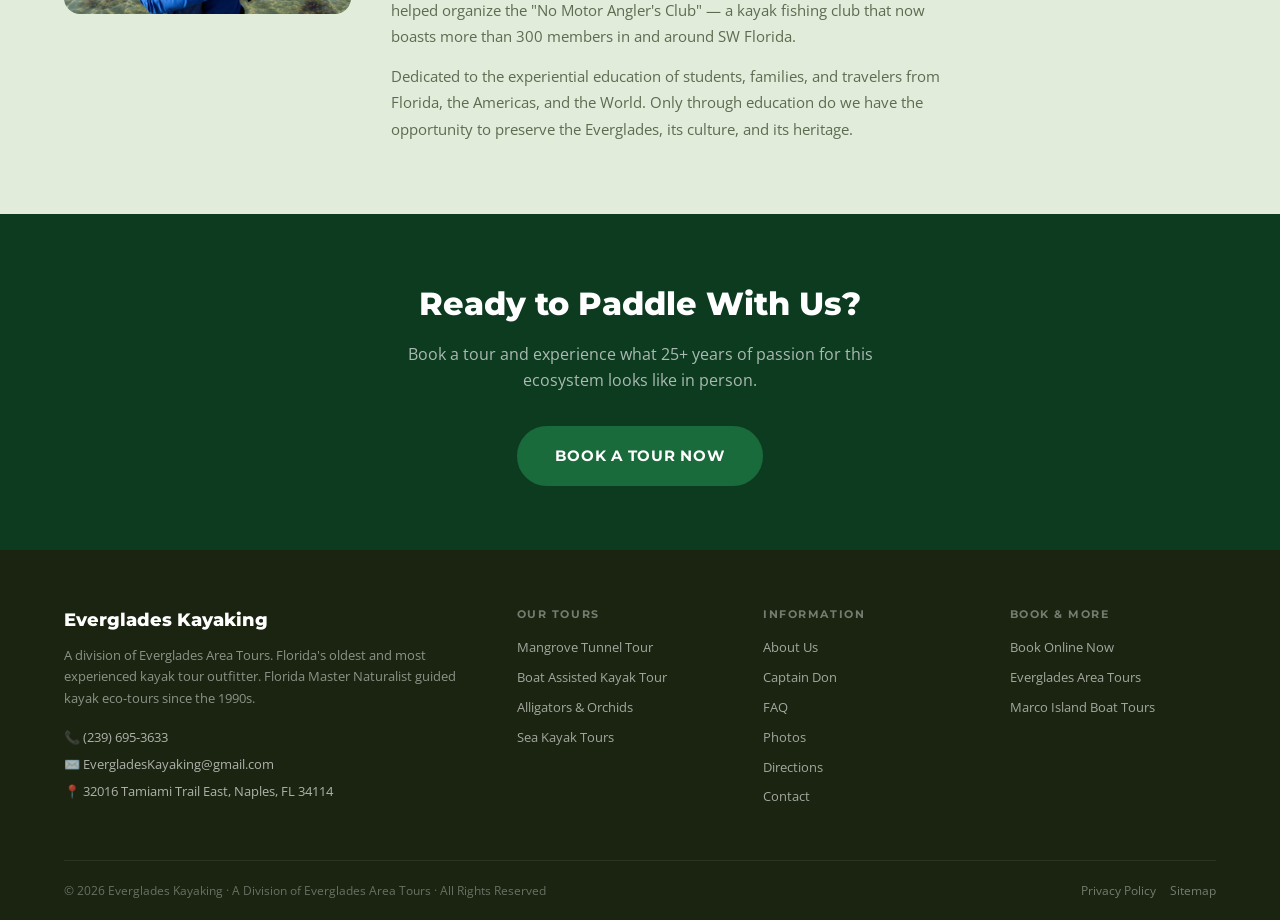
<file: about-us.htm>
<!DOCTYPE html><html lang="en"><head><meta charset="UTF-8"><meta name="viewport" content="width=device-width, initial-scale=1.0">
<link rel="canonical" href="https://www.evergladeskayaking.com/about-us">
<meta name="description" content="About Everglades Kayaking — Florida&#39;s oldest and most experienced kayak tour outfitter. Florida Master Naturalist guides with 25+ years in the Everglades."><title>About Us | Everglades Kayaking</title><link rel="preconnect" href="https://fonts.googleapis.com">
<link href="https://fonts.googleapis.com/css2?family=Montserrat:wght@400;600;700;800&family=Open+Sans:wght@300;400;500;600&display=swap" rel="stylesheet">
<link rel="stylesheet" href="css/main.css"><script type="application/ld+json">{"@context":"https://schema.org","@type":"AboutPage","name":"About Everglades Kayaking","url":"https://www.evergladeskayaking.com/about-us"}</script></head><body><div class="topbar"><div class="container"><div class="topbar-left"><a href="tel:2396953633">&#128222; (239) 695-3633</a><a href="mailto:EvergladesKayaking@gmail.com">EvergladesKayaking@gmail.com</a></div><div class="topbar-right"><span>32016 Tamiami Trail East, Naples FL</span></div></div></div><nav class="site-nav"><div class="container"><a href="index.html" class="nav-logo-wrap"><img src="images/ek-logo.png" alt="Everglades Kayaking" class="nav-logo-img"><span class="nav-logo-text">Everglades Kayaking<small>A Division of Everglades Area Tours</small></span></a><button class="nav-toggle" aria-label="Menu">&#9776;</button><div class="nav-menu"><a href="index.html#tours">Tours</a><a href="about-us.htm">About</a><a href="index.html#pricing">Pricing</a><a href="faq.htm">FAQ</a><a href="photos.html">Photos</a><a href="directions.htm">Directions</a><a href="contact.html">Contact</a><a href="https://fareharbor.com/embeds/book/everglades-boattours/?full-items=yes&flow=336425" class="nav-cta">Book Now</a></div></div></nav><div class="about-hero"><div class="container text-center"><div class="section-eyebrow">Our Story</div><h1 class="section-title" style="color:var(--dark);">Florida&#39;s Oldest Kayak Tour Outfitter</h1><div class="section-rule"></div><p class="section-subtitle">Everglades Kayaking is a division of Everglades Area Tours &mdash; a family-owned operation dedicated to the experiential education of students, families, and travelers from Florida, the Americas, and the World. We have been conducting guided kayak tours in the Everglades since the 1990s.</p></div></div><section class="section-pad"><div class="container"><div class="section-eyebrow">Our Mission</div><h2 class="section-title">Dedicated to Education &amp; Conservation</h2><div class="section-rule left"></div><p style="font-size:15px;color:var(--text-light);line-height:1.75;max-width:700px;margin-bottom:24px;">Only through education do we have the opportunity to preserve the Everglades, its culture, and its heritage. Every tour we conduct is an act of conservation &mdash; guests who understand this ecosystem become its advocates and protectors.</p><p style="font-size:15px;color:var(--text-light);line-height:1.75;max-width:700px;margin-bottom:40px;">Our guides are formally trained biologists, botanists, engineers, photographers, and outdoor leaders. They bring decades of intimate knowledge to every tour, turning a kayak paddle into a living classroom.</p><div class="cert-grid"><div class="cert-card"><div class="cert-icon">&#127891;</div><h3>Florida Master Naturalists</h3><p>All guides hold the Florida Master Naturalist certification &mdash; the highest standard for naturalist training in Florida.</p></div><div class="cert-card"><div class="cert-icon">&#127807;</div><h3>Florida SEE Certified</h3><p>Certified by the Florida Society for Ethical Ecotourism for responsible, low-impact tour operations.</p></div><div class="cert-card"><div class="cert-icon">&#9875;&#65039;</div><h3>US Coast Guard Licensed</h3><p>All captains hold current US Coast Guard operator licenses. Your safety is our first priority.</p></div><div class="cert-card"><div class="cert-icon">&#127758;</div><h3>NPS Permitted</h3><p>Officially permitted by the National Park Service to operate inside Everglades National Park.</p></div></div></div></section><section class="section-pad bg-light"><div class="container"><div class="section-eyebrow">Our Guides</div><h2 class="section-title">Meet Captain Don McCumber</h2><div class="section-rule left"></div><div style="display:grid;grid-template-columns:1fr 2fr;gap:40px;align-items:start;max-width:900px;"><div><div class="guide-img" style="border-radius:var(--radius-lg);"><img src="images/don-mccumber.jpg" width="1448" height="1086" alt="Captain Don McCumber Everglades Kayaking" loading="lazy"></div></div><div><div class="guide-title" style="margin-bottom:12px;">Lead Naturalist &amp; Owner &middot; 25+ Years</div><p style="font-size:15px;color:var(--text-light);line-height:1.75;margin-bottom:14px;">Don "Woodkayaker" McCumber is a Florida Master Naturalist who has been kayaking in Southwest Florida for over 25 years. Don brings all of his knowledge and experience to Everglades Area Tours, guiding multiple-night kayak camping trips and kayaking day experiences.</p><p style="font-size:15px;color:var(--text-light);line-height:1.75;margin-bottom:14px;">A member of several local kayak clubs, he has led many trips, organized "Kayak Camping 101" to help introduce new kayak campers to wilderness camping, and helped organize the "No Motor Angler&#39;s Club" &mdash; a kayak fishing club that now boasts more than 300 members in and around SW Florida.</p><p style="font-size:15px;color:var(--text-light);line-height:1.75;">Dedicated to the experiential education of students, families, and travelers from Florida, the Americas, and the World. Only through education do we have the opportunity to preserve the Everglades, its culture, and its heritage.</p></div></div></div></section><div class="cta-banner"><div class="container"><h2>Ready to Paddle With Us?</h2><p>Book a tour and experience what 25+ years of passion for this ecosystem looks like in person.</p><a href="https://fareharbor.com/embeds/book/everglades-boattours/?full-items=yes&flow=336425" class="btn btn-primary btn-lg">Book a Tour Now</a></div></div><footer class="site-footer"><div class="container"><div class="footer-grid"><div><div class="footer-brand-name">Everglades Kayaking</div><div class="footer-tagline">A division of Everglades Area Tours. Florida&#39;s oldest and most experienced kayak tour outfitter. Florida Master Naturalist guided kayak eco-tours since the 1990s.</div><a href="tel:2396953633" class="footer-contact-item">&#128222; (239) 695-3633</a><a href="mailto:EvergladesKayaking@gmail.com" class="footer-contact-item">&#9993;&#65039; EvergladesKayaking@gmail.com</a><a href="directions.htm" class="footer-contact-item">&#128205; 32016 Tamiami Trail East, Naples, FL 34114</a></div><div class="footer-col"><h4>Our Tours</h4><a href="mangrove-tunnel-kayak-tours.htm">Mangrove Tunnel Tour</a><a href="boat-assisted-kayak-tours.htm">Boat Assisted Kayak Tour</a><a href="everglades-alligators-orchids.htm">Alligators &amp; Orchids</a><a href="sea-kayak.htm">Sea Kayak Tours</a></div><div class="footer-col"><h4>Information</h4><a href="about-us.htm">About Us</a><a href="mccumber.htm">Captain Don</a><a href="faq.htm">FAQ</a><a href="photos.html">Photos</a><a href="directions.htm">Directions</a><a href="contact.html">Contact</a></div><div class="footer-col"><h4>Book &amp; More</h4><a href="https://fareharbor.com/embeds/book/everglades-boattours/?full-items=yes&flow=336425">Book Online Now</a><a href="https://www.evergladesareatours.com">Everglades Area Tours</a><a href="https://www.marcoisland-boattours.com">Marco Island Boat Tours</a></div></div><div class="footer-bottom"><div>&copy; 2026 Everglades Kayaking &middot; A Division of Everglades Area Tours &middot; All Rights Reserved</div><div><a href="privacy.html">Privacy Policy</a><a href="sitemap.xml">Sitemap</a></div></div></div></footer><script src="js/main.js"></script></body></html>
</file>
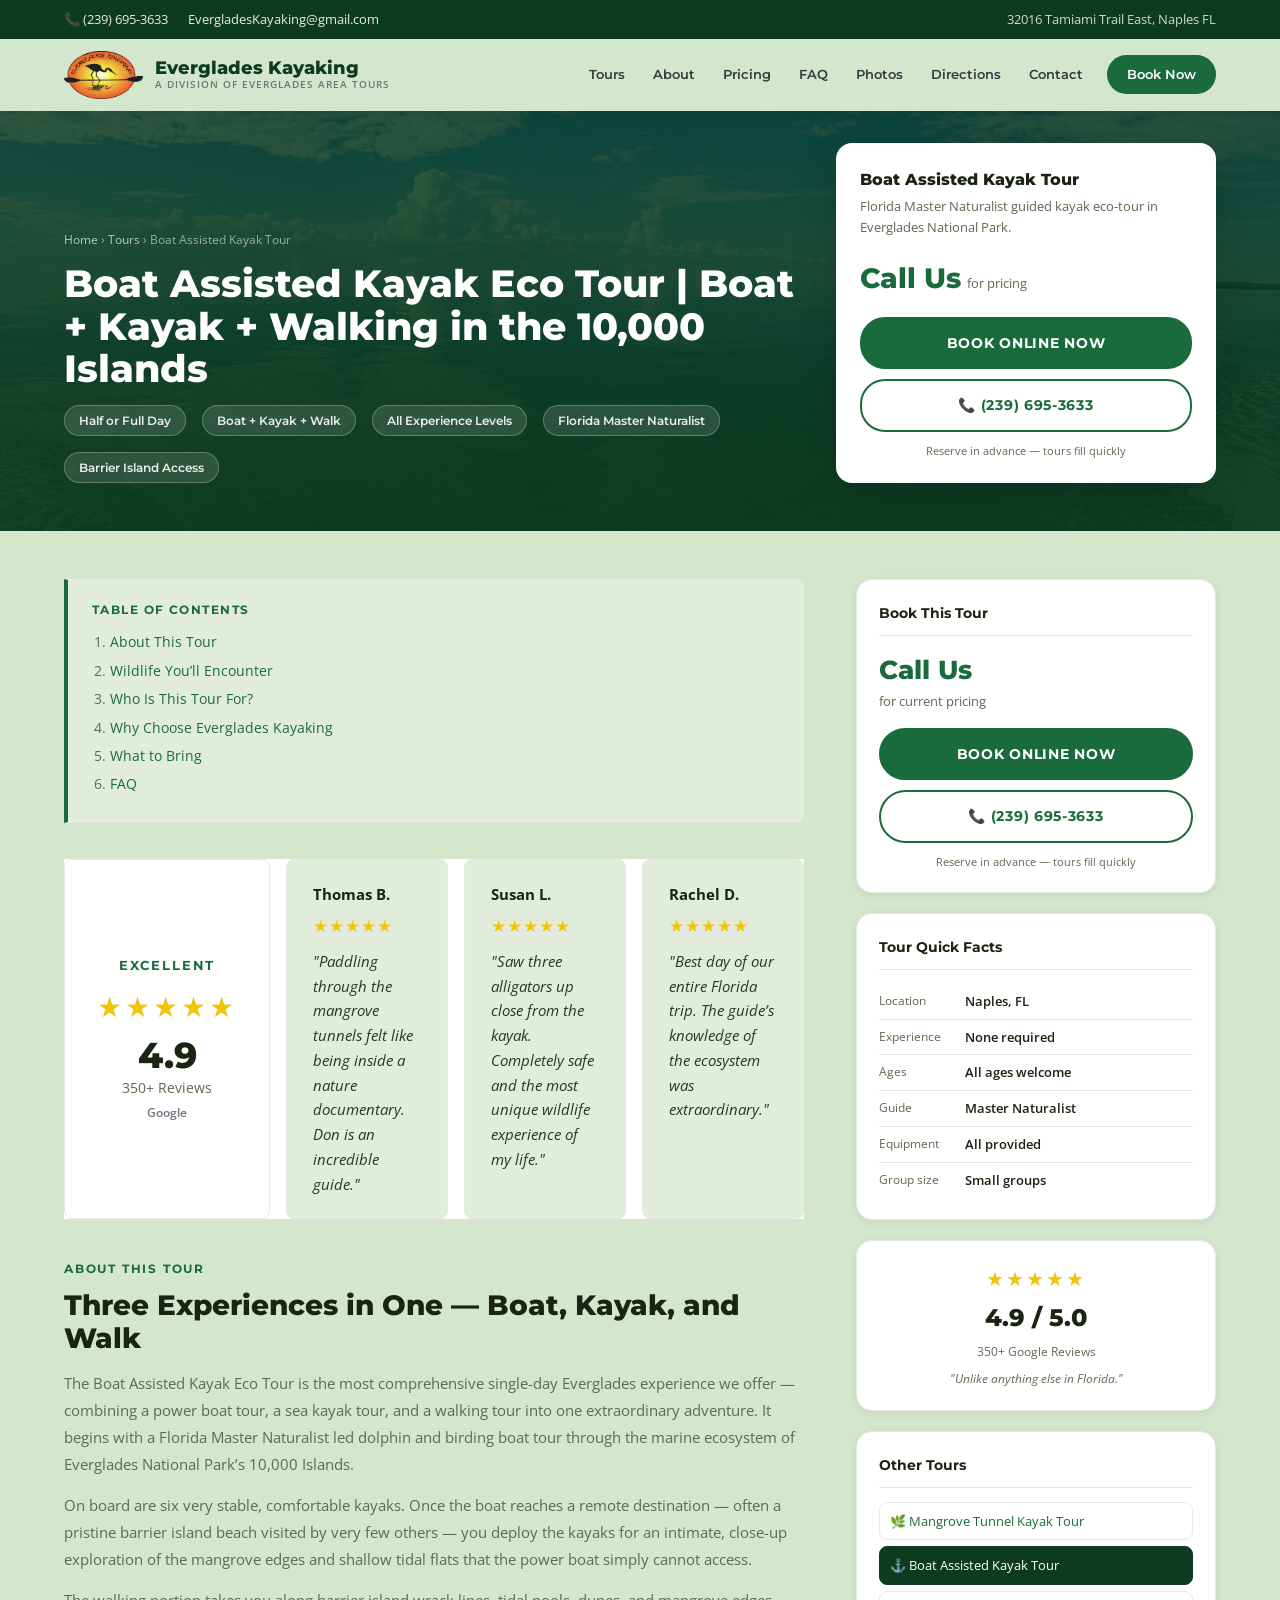
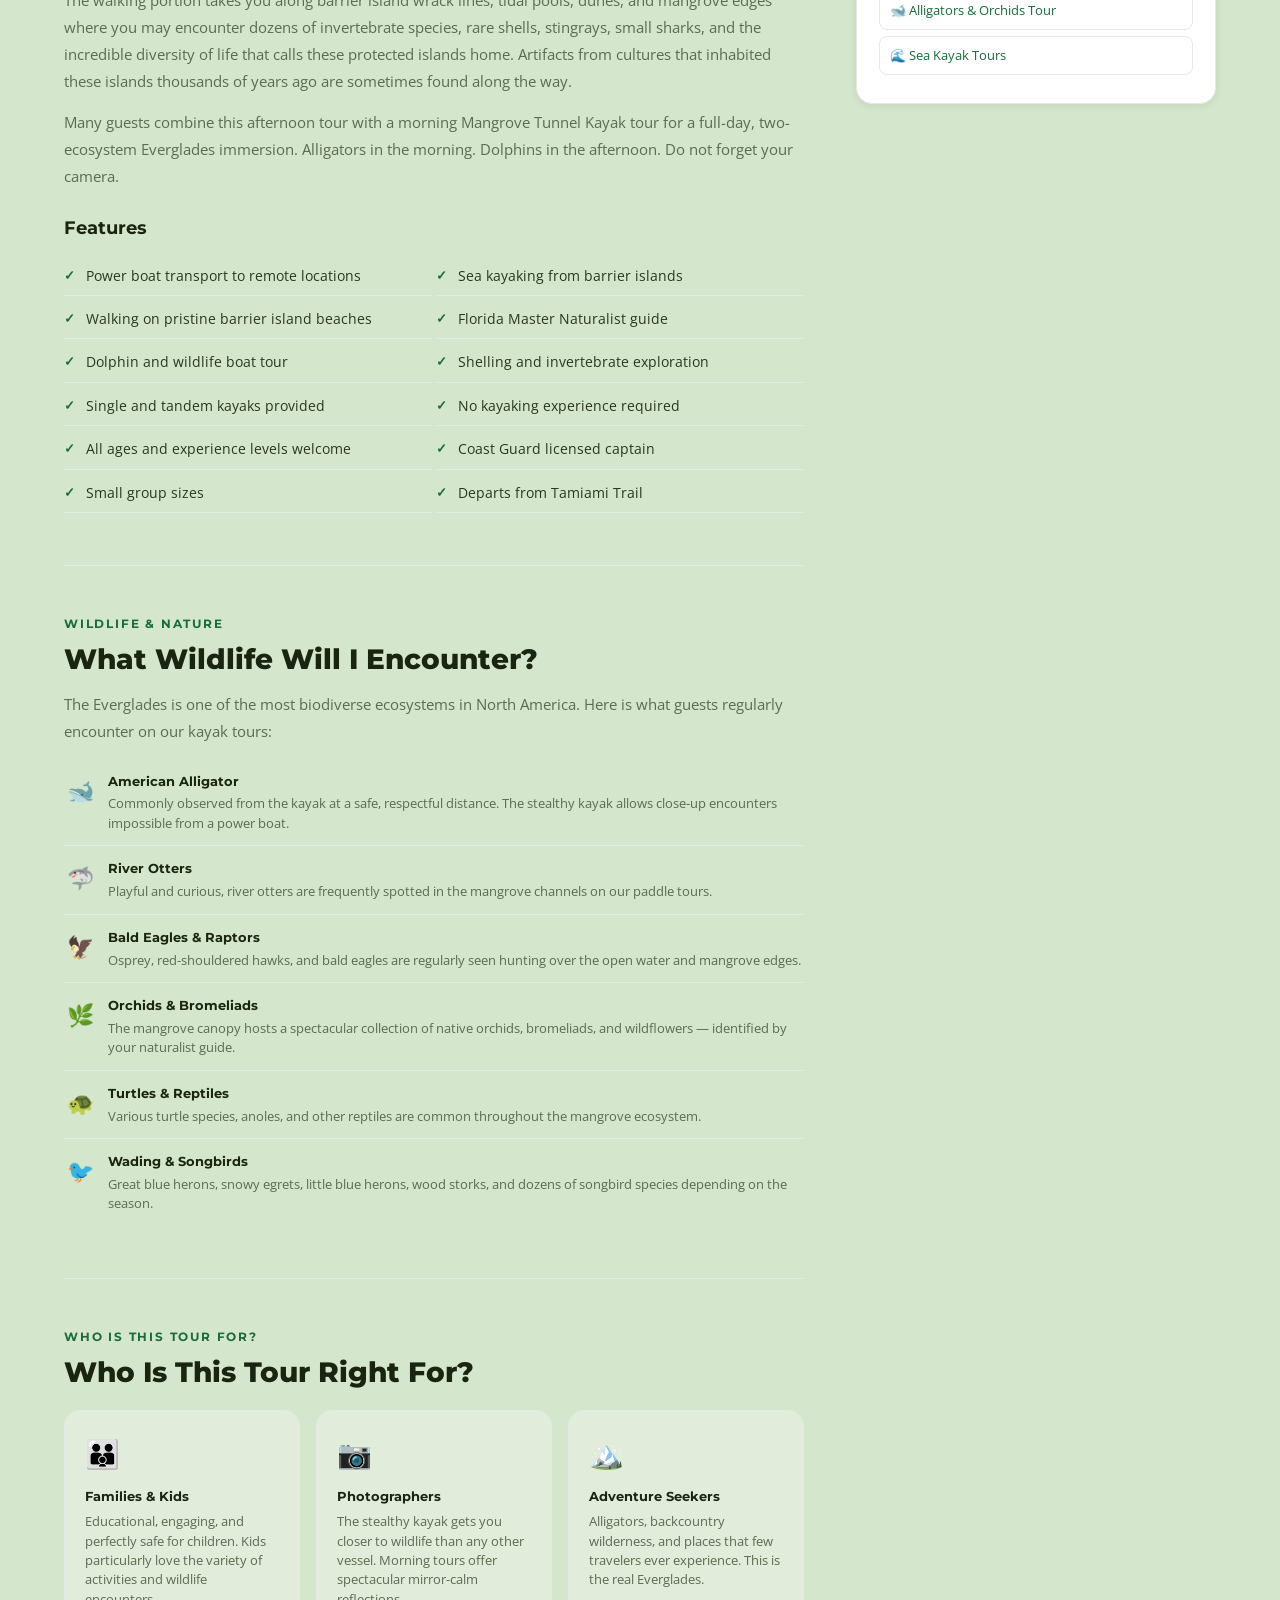
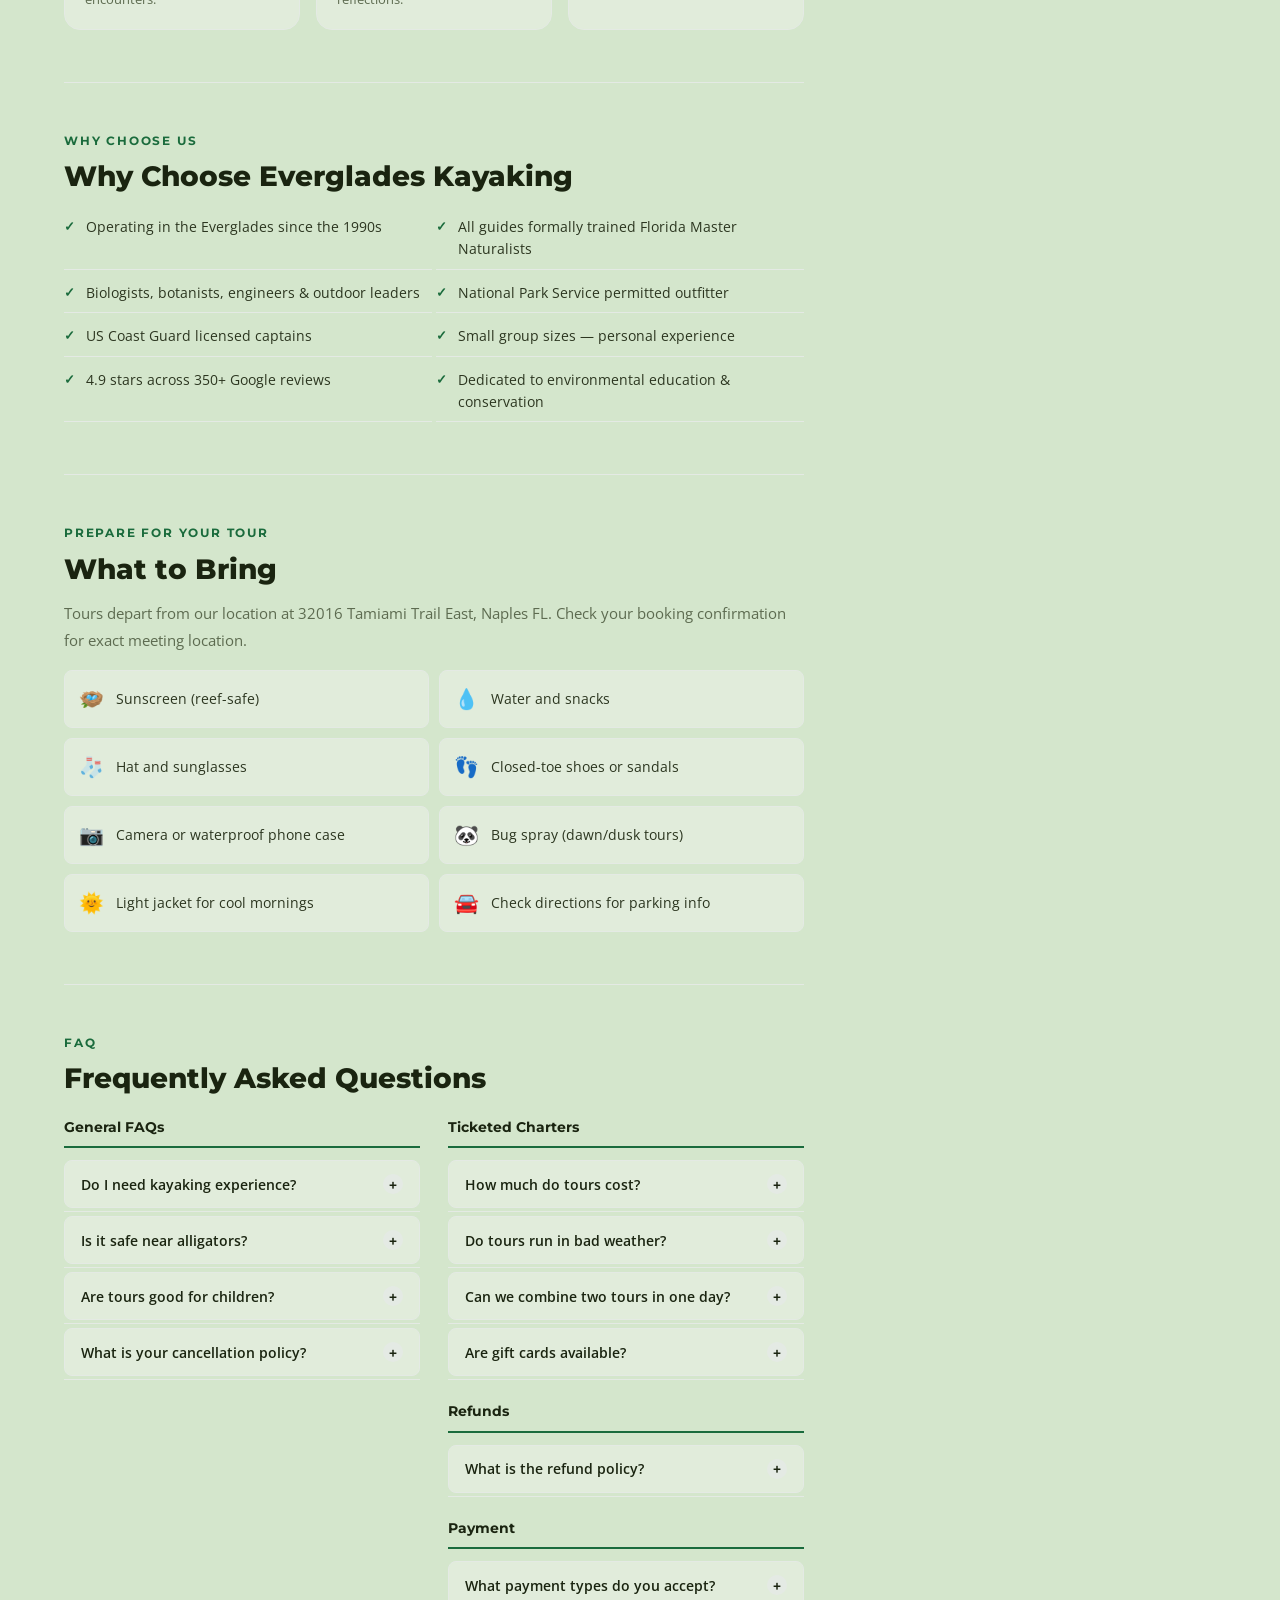
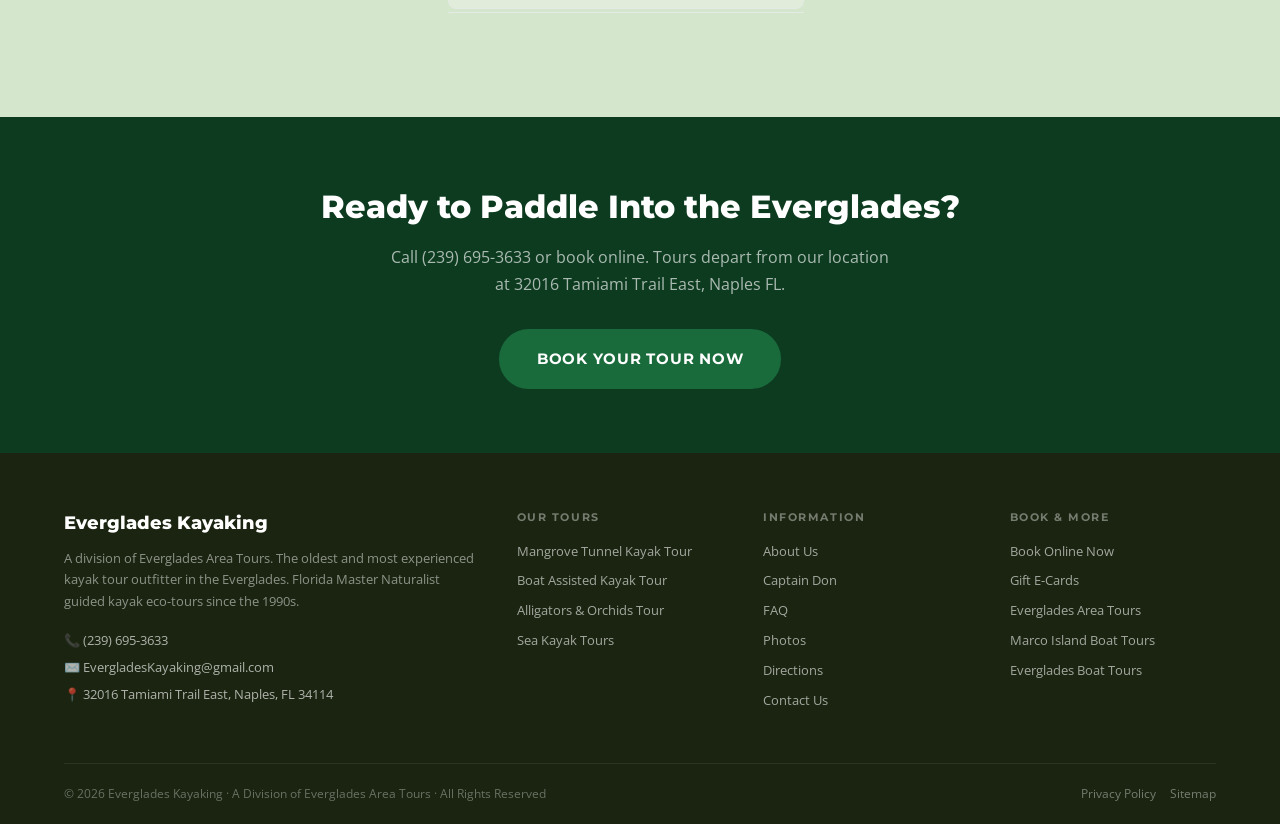
<file: boat-assisted-kayak-tours.htm>
<!DOCTYPE html>
<html lang="en">
<head>
<meta charset="UTF-8"><meta name="viewport" content="width=device-width, initial-scale=1.0">
<link rel="canonical" href="https://www.evergladeskayaking.com/boat-assisted-kayak-tours">

<meta name="description" content="Boat assisted kayak eco-tour in Everglades National Park. Power boat to remote barrier islands, then kayak the backcountry. Dolphins, alligators, shelling, and wildlife. Florida Master Naturalist guided.">
<title>Boat Assisted Kayak Eco Tour | Everglades Kayaking</title>
<link rel="preconnect" href="https://fonts.googleapis.com">
<link href="https://fonts.googleapis.com/css2?family=Montserrat:wght@400;600;700;800&family=Open+Sans:wght@300;400;500;600&display=swap" rel="stylesheet">
<link rel="stylesheet" href="css/main.css">
<script type="application/ld+json">
{"@context":"https://schema.org","@type":"TouristTrip","name":"Boat Assisted Kayak Eco Tour","description":"Boat assisted kayak eco-tour in Everglades National Park. Power boat to remote barrier islands, then kayak the backcountry. Dolphins, alligators, shelling, and wildlife. Florida Master Naturalist guided.","url":"https://www.evergladeskayaking.com/boat-assisted-kayak-tours","provider":{"@type":"TourOperator","name":"Everglades Kayaking","telephone":"+12396953633","url":"https://www.evergladeskayaking.com","address":{"@type":"PostalAddress","streetAddress":"32016 Tamiami Trail East","addressLocality":"Naples","addressRegion":"FL","postalCode":"34114","addressCountry":"US"}},"aggregateRating":{"@type":"AggregateRating","ratingValue":"4.9","reviewCount":"350"}}
</script>
</head>
<body>
<div class="topbar"><div class="container"><div class="topbar-left"><a href="tel:2396953633">&#128222; (239) 695-3633</a><a href="mailto:EvergladesKayaking@gmail.com">EvergladesKayaking@gmail.com</a></div><div class="topbar-right"><span>32016 Tamiami Trail East, Naples FL</span></div></div></div>
<nav class="site-nav"><div class="container"><a href="index.html" class="nav-logo-wrap"><img src="images/ek-logo.png" alt="Everglades Kayaking" class="nav-logo-img"><span class="nav-logo-text">Everglades Kayaking<small>A Division of Everglades Area Tours</small></span></a><button class="nav-toggle" aria-label="Menu">&#9776;</button><div class="nav-menu"><a href="index.html#tours">Tours</a><a href="about-us.htm">About</a><a href="index.html#pricing">Pricing</a><a href="faq.htm">FAQ</a><a href="photos.html">Photos</a><a href="directions.htm">Directions</a><a href="contact.html">Contact</a><a href="https://fareharbor.com/embeds/book/everglades-boattours/?full-items=yes&flow=336425" class="nav-cta">Book Now</a></div></div></nav>
<div class="tour-hero">
  <div class="hero-bg" style="background-image:url('images/tour-hero.jpg');opacity:0.3;"></div>
  <div class="hero-overlay" style="background:linear-gradient(to bottom,rgba(13,59,32,0.5),rgba(13,59,32,0.88));"></div>
  <div class="tour-hero-inner">
    <div class="tour-hero-content">
      <div class="tour-breadcrumb"><a href="index.html">Home</a> &rsaquo; <a href="index.html#tours">Tours</a> &rsaquo; Boat Assisted Kayak Tour</div>
      <h1>Boat Assisted Kayak Eco Tour | Boat + Kayak + Walking in the 10,000 Islands</h1>
      <div class="tour-hero-meta"><div class="tour-meta-pill">Half or Full Day</div><div class="tour-meta-pill">Boat + Kayak + Walk</div><div class="tour-meta-pill">All Experience Levels</div><div class="tour-meta-pill">Florida Master Naturalist</div><div class="tour-meta-pill">Barrier Island Access</div></div>
    </div>
    <div class="hero-booking-widget">
      <div class="widget-title">Boat Assisted Kayak Tour</div>
      <div class="widget-subtitle">Florida Master Naturalist guided kayak eco-tour in Everglades National Park.</div>
      <div class="widget-price-row"><span class="widget-price">Call Us</span><span class="widget-price-label">for pricing</span></div>
      <a href="https://fareharbor.com/embeds/book/everglades-boattours/?full-items=yes&flow=336425" class="widget-btn">Book Online Now</a>
      <a href="tel:2396953633" class="widget-btn outline">&#128222; (239) 695-3633</a>
      <div class="widget-note">Reserve in advance &mdash; tours fill quickly</div>
    </div>
  </div>
</div>
<div class="tour-body">
  <div class="tour-content">
    <div class="toc-box"><h3>Table of Contents</h3><ol><li><a href="#about">About This Tour</a></li><li><a href="#wildlife">Wildlife You&rsquo;ll Encounter</a></li><li><a href="#who">Who Is This Tour For?</a></li><li><a href="#why">Why Choose Everglades Kayaking</a></li><li><a href="#bring">What to Bring</a></li><li><a href="#faq">FAQ</a></li></ol></div>
    <div class="reviews-strip" style="padding:0;border:none;margin-bottom:36px;"><div style="display:flex;align-items:stretch;gap:16px;flex-wrap:wrap;"><div class="review-excellent-badge"><div class="badge-label">Excellent</div><div class="badge-stars">&#9733;&#9733;&#9733;&#9733;&#9733;</div><div class="badge-score">4.9</div><div class="badge-count">350+ Reviews</div><div class="badge-source">Google</div></div><div class="review-cards-scroll"><div class="review-card-item"><div class="rc-name">Thomas B.</div><div class="rc-stars">&#9733;&#9733;&#9733;&#9733;&#9733;</div><div class="rc-text">"Paddling through the mangrove tunnels felt like being inside a nature documentary. Don is an incredible guide."</div></div><div class="review-card-item"><div class="rc-name">Susan L.</div><div class="rc-stars">&#9733;&#9733;&#9733;&#9733;&#9733;</div><div class="rc-text">"Saw three alligators up close from the kayak. Completely safe and the most unique wildlife experience of my life."</div></div><div class="review-card-item"><div class="rc-name">Rachel D.</div><div class="rc-stars">&#9733;&#9733;&#9733;&#9733;&#9733;</div><div class="rc-text">"Best day of our entire Florida trip. The guide&rsquo;s knowledge of the ecosystem was extraordinary."</div></div></div></div></div>
    <div class="content-section" id="about">
      <div class="section-eyebrow">About This Tour</div>
      <h2 class="content-h2">Three Experiences in One — Boat, Kayak, and Walk</h2>
      <p class="content-p">The Boat Assisted Kayak Eco Tour is the most comprehensive single-day Everglades experience we offer &mdash; combining a power boat tour, a sea kayak tour, and a walking tour into one extraordinary adventure. It begins with a Florida Master Naturalist led dolphin and birding boat tour through the marine ecosystem of Everglades National Park&rsquo;s 10,000 Islands.</p><p class="content-p">On board are six very stable, comfortable kayaks. Once the boat reaches a remote destination &mdash; often a pristine barrier island beach visited by very few others &mdash; you deploy the kayaks for an intimate, close-up exploration of the mangrove edges and shallow tidal flats that the power boat simply cannot access.</p><p class="content-p">The walking portion takes you along barrier island wrack lines, tidal pools, dunes, and mangrove edges where you may encounter dozens of invertebrate species, rare shells, stingrays, small sharks, and the incredible diversity of life that calls these protected islands home. Artifacts from cultures that inhabited these islands thousands of years ago are sometimes found along the way.</p><p class="content-p">Many guests combine this afternoon tour with a morning Mangrove Tunnel Kayak tour for a full-day, two-ecosystem Everglades immersion. Alligators in the morning. Dolphins in the afternoon. Do not forget your camera.</p>
      <h3 style="font-family:var(--font-head);font-size:18px;color:var(--dark);margin:24px 0 12px;">Features</h3>
      <ul class="feature-list"><li>Power boat transport to remote locations</li><li>Sea kayaking from barrier islands</li><li>Walking on pristine barrier island beaches</li><li>Florida Master Naturalist guide</li><li>Dolphin and wildlife boat tour</li><li>Shelling and invertebrate exploration</li><li>Single and tandem kayaks provided</li><li>No kayaking experience required</li><li>All ages and experience levels welcome</li><li>Coast Guard licensed captain</li><li>Small group sizes</li><li>Departs from Tamiami Trail</li></ul>
    </div>
    <div class="content-rule"></div>
    <div class="content-section" id="wildlife">
      <div class="section-eyebrow">Wildlife &amp; Nature</div>
      <h2 class="content-h2">What Wildlife Will I Encounter?</h2>
      <p class="content-p">The Everglades is one of the most biodiverse ecosystems in North America. Here is what guests regularly encounter on our kayak tours:</p>
      <div class="wildlife-items">
        <div class="wildlife-item"><div class="wi-icon">&#128011;</div><div><div class="wi-name">American Alligator</div><div class="wi-desc">Commonly observed from the kayak at a safe, respectful distance. The stealthy kayak allows close-up encounters impossible from a power boat.</div></div></div>
        <div class="wildlife-item"><div class="wi-icon">&#129416;</div><div><div class="wi-name">River Otters</div><div class="wi-desc">Playful and curious, river otters are frequently spotted in the mangrove channels on our paddle tours.</div></div></div>
        <div class="wildlife-item"><div class="wi-icon">&#129413;</div><div><div class="wi-name">Bald Eagles &amp; Raptors</div><div class="wi-desc">Osprey, red-shouldered hawks, and bald eagles are regularly seen hunting over the open water and mangrove edges.</div></div></div>
        <div class="wildlife-item"><div class="wi-icon">&#127807;</div><div><div class="wi-name">Orchids &amp; Bromeliads</div><div class="wi-desc">The mangrove canopy hosts a spectacular collection of native orchids, bromeliads, and wildflowers — identified by your naturalist guide.</div></div></div>
        <div class="wildlife-item"><div class="wi-icon">&#128034;</div><div><div class="wi-name">Turtles &amp; Reptiles</div><div class="wi-desc">Various turtle species, anoles, and other reptiles are common throughout the mangrove ecosystem.</div></div></div>
        <div class="wildlife-item"><div class="wi-icon">&#128038;</div><div><div class="wi-name">Wading &amp; Songbirds</div><div class="wi-desc">Great blue herons, snowy egrets, little blue herons, wood storks, and dozens of songbird species depending on the season.</div></div></div>
      </div>
    </div>
    <div class="content-rule"></div>
    <div class="content-section" id="who">
      <div class="section-eyebrow">Who Is This Tour For?</div>
      <h2 class="content-h2">Who Is This Tour Right For?</h2>
      <div class="audience-grid">
        <div class="audience-card"><div class="ac-icon">&#128106;</div><div class="ac-title">Families &amp; Kids</div><div class="ac-text">Educational, engaging, and perfectly safe for children. Kids particularly love the variety of activities and wildlife encounters.</div></div>
        <div class="audience-card"><div class="ac-icon">&#128247;</div><div class="ac-title">Photographers</div><div class="ac-text">The stealthy kayak gets you closer to wildlife than any other vessel. Morning tours offer spectacular mirror-calm reflections.</div></div>
        <div class="audience-card"><div class="ac-icon">&#127956;&#65039;</div><div class="ac-title">Adventure Seekers</div><div class="ac-text">Alligators, backcountry wilderness, and places that few travelers ever experience. This is the real Everglades.</div></div>
      </div>
    </div>
    <div class="content-rule"></div>
    <div class="content-section" id="why">
      <div class="section-eyebrow">Why Choose Us</div>
      <h2 class="content-h2">Why Choose Everglades Kayaking</h2>
      <ul class="feature-list">
        <li>Operating in the Everglades since the 1990s</li>
        <li>All guides formally trained Florida Master Naturalists</li>
        <li>Biologists, botanists, engineers &amp; outdoor leaders</li>
        <li>National Park Service permitted outfitter</li>
        <li>US Coast Guard licensed captains</li>
        <li>Small group sizes &mdash; personal experience</li>
        <li>4.9 stars across 350+ Google reviews</li>
        <li>Dedicated to environmental education &amp; conservation</li>
      </ul>
    </div>
    <div class="content-rule"></div>
    <div class="content-section" id="bring">
      <div class="section-eyebrow">Prepare for Your Tour</div>
      <h2 class="content-h2">What to Bring</h2>
      <p class="content-p">Tours depart from our location at 32016 Tamiami Trail East, Naples FL. Check your booking confirmation for exact meeting location.</p>
      <div class="bring-grid">
        <div class="bring-item"><div class="bi-icon">&#129722;</div>Sunscreen (reef-safe)</div>
        <div class="bring-item"><div class="bi-icon">&#128167;</div>Water and snacks</div>
        <div class="bring-item"><div class="bi-icon">&#129510;</div>Hat and sunglasses</div>
        <div class="bring-item"><div class="bi-icon">&#128099;</div>Closed-toe shoes or sandals</div>
        <div class="bring-item"><div class="bi-icon">&#128247;</div>Camera or waterproof phone case</div>
        <div class="bring-item"><div class="bi-icon">&#128060;</div>Bug spray (dawn/dusk tours)</div>
        <div class="bring-item"><div class="bi-icon">&#127774;</div>Light jacket for cool mornings</div>
        <div class="bring-item"><div class="bi-icon">&#128664;</div>Check directions for parking info</div>
      </div>
    </div>
    <div class="content-rule"></div>
    <div class="content-section" id="faq">
      <div class="section-eyebrow">FAQ</div>
      <h2 class="content-h2">Frequently Asked Questions</h2>
      <div class="faq-cols">
        <div>
          <div class="faq-col-title">General FAQs</div>
          <div class="faq-item"><button class="faq-trigger">Do I need kayaking experience?<span class="faq-icon">+</span></button><div class="faq-answer">No experience required. We provide full instruction before every tour. Our kayaks are extremely stable and safe for all levels.</div></div>
          <div class="faq-item"><button class="faq-trigger">Is it safe near alligators?<span class="faq-icon">+</span></button><div class="faq-answer">Yes &mdash; completely safe. Our guides are trained to read alligator behavior and maintain respectful distances. We carry all required safety equipment.</div></div>
          <div class="faq-item"><button class="faq-trigger">Are tours good for children?<span class="faq-icon">+</span></button><div class="faq-answer">Yes. Children particularly enjoy our tours. Single and tandem kayaks available so kids can paddle with a parent.</div></div>
          <div class="faq-item"><button class="faq-trigger">What is your cancellation policy?<span class="faq-icon">+</span></button><div class="faq-answer">Cancellations 14+ days before receive a full deposit refund. Within 14 days we offer rescheduling. Within 2 days the full fee may be forfeited or gift certificate issued.</div></div>
        </div>
        <div>
          <div class="faq-col-title">Ticketed Charters</div>
          <div class="faq-item"><button class="faq-trigger">How much do tours cost?<span class="faq-icon">+</span></button><div class="faq-answer">Call (239) 695-3633 or use our online booking system for current pricing. Pricing varies by tour type and group size.</div></div>
          <div class="faq-item"><button class="faq-trigger">Do tours run in bad weather?<span class="faq-icon">+</span></button><div class="faq-answer">We monitor conditions closely. Tours are rescheduled for severe weather, lightning, or unsafe conditions at no charge.</div></div>
          <div class="faq-item"><button class="faq-trigger">Can we combine two tours in one day?<span class="faq-icon">+</span></button><div class="faq-answer">Yes &mdash; many guests do a morning mangrove tunnel tour and afternoon boat assisted kayak tour for a full-day Everglades experience.</div></div>
          <div class="faq-item"><button class="faq-trigger">Are gift cards available?<span class="faq-icon">+</span></button><div class="faq-answer">Yes &mdash; FareHarbor gift e-cards are available online and never expire.</div></div>
          <div class="faq-col-title" style="margin-top:20px;">Refunds</div>
          <div class="faq-item"><button class="faq-trigger">What is the refund policy?<span class="faq-icon">+</span></button><div class="faq-answer">Full deposit refund with 14+ days notice. Within 14 days, rescheduling offered. Within 2 days, gift certificate may be issued at our discretion.</div></div>
          <div class="faq-col-title" style="margin-top:20px;">Payment</div>
          <div class="faq-item"><button class="faq-trigger">What payment types do you accept?<span class="faq-icon">+</span></button><div class="faq-answer">All major credit and debit cards through our secure FareHarbor online booking system.</div></div>
        </div>
      </div>
    </div>
  </div>
  <div class="tour-sidebar">
    <div class="sidebar-card">
      <div class="sidebar-card-title">Book This Tour</div>
      <div class="sidebar-price">Call Us</div>
      <div class="sidebar-price-label">for current pricing</div>
      <a href="https://fareharbor.com/embeds/book/everglades-boattours/?full-items=yes&flow=336425" class="btn btn-primary btn-block" style="margin-bottom:10px;">Book Online Now</a>
      <a href="tel:2396953633" class="btn btn-outline btn-block">&#128222; (239) 695-3633</a>
      <div style="font-size:11px;color:var(--text-light);text-align:center;margin-top:10px;">Reserve in advance &mdash; tours fill quickly</div>
    </div>
    <div class="sidebar-card">
      <div class="sidebar-card-title">Tour Quick Facts</div>
      <ul class="quick-fact-list">
        <li><span class="qf-label">Location</span><span class="qf-value">Naples, FL</span></li>
        <li><span class="qf-label">Experience</span><span class="qf-value">None required</span></li>
        <li><span class="qf-label">Ages</span><span class="qf-value">All ages welcome</span></li>
        <li><span class="qf-label">Guide</span><span class="qf-value">Master Naturalist</span></li>
        <li><span class="qf-label">Equipment</span><span class="qf-value">All provided</span></li>
        <li><span class="qf-label">Group size</span><span class="qf-value">Small groups</span></li>
      </ul>
    </div>
    <div class="sidebar-card trust-block">
      <div class="trust-stars">&#9733;&#9733;&#9733;&#9733;&#9733;</div>
      <div class="trust-score">4.9 / 5.0</div>
      <div class="trust-label">350+ Google Reviews</div>
      <div class="trust-quote">"Unlike anything else in Florida."</div>
    </div>
    <div class="sidebar-card"><div class="sidebar-card-title">Other Tours</div><div class="other-tours-list"><a href="mangrove-tunnel-kayak-tours.htm">&#127807; Mangrove Tunnel Kayak Tour</a><a href="boat-assisted-kayak-tours.htm" class="current">&#9875;&#65039; Boat Assisted Kayak Tour</a><a href="everglades-alligators-orchids.htm">&#128011; Alligators &amp; Orchids Tour</a><a href="sea-kayak.htm">&#127754; Sea Kayak Tours</a></div></div>
  </div>
</div>
<div class="cta-banner"><div class="container"><h2>Ready to Paddle Into the Everglades?</h2><p>Call (239) 695-3633 or book online. Tours depart from our location at 32016 Tamiami Trail East, Naples FL.</p><a href="https://fareharbor.com/embeds/book/everglades-boattours/?full-items=yes&flow=336425" class="btn btn-primary btn-lg">Book Your Tour Now</a></div></div>
<footer class="site-footer"><div class="container"><div class="footer-grid"><div><div class="footer-brand-name">Everglades Kayaking</div><div class="footer-tagline">A division of Everglades Area Tours. The oldest and most experienced kayak tour outfitter in the Everglades. Florida Master Naturalist guided kayak eco-tours since the 1990s.</div><a href="tel:2396953633" class="footer-contact-item">&#128222; (239) 695-3633</a><a href="mailto:EvergladesKayaking@gmail.com" class="footer-contact-item">&#9993;&#65039; EvergladesKayaking@gmail.com</a><a href="directions.htm" class="footer-contact-item">&#128205; 32016 Tamiami Trail East, Naples, FL 34114</a></div><div class="footer-col"><h4>Our Tours</h4><a href="mangrove-tunnel-kayak-tours.htm">Mangrove Tunnel Kayak Tour</a><a href="boat-assisted-kayak-tours.htm">Boat Assisted Kayak Tour</a><a href="everglades-alligators-orchids.htm">Alligators &amp; Orchids Tour</a><a href="sea-kayak.htm">Sea Kayak Tours</a></div><div class="footer-col"><h4>Information</h4><a href="about-us.htm">About Us</a><a href="mccumber.htm">Captain Don</a><a href="faq.htm">FAQ</a><a href="photos.html">Photos</a><a href="directions.htm">Directions</a><a href="contact.html">Contact Us</a></div><div class="footer-col"><h4>Book &amp; More</h4><a href="https://fareharbor.com/embeds/book/everglades-boattours/?full-items=yes&flow=336425">Book Online Now</a><a href="https://fareharbor.com/embeds/book/everglades-boattours/items/201277/?full-items=yes&flow=319933">Gift E-Cards</a><a href="https://www.evergladesareatours.com">Everglades Area Tours</a><a href="https://www.marcoisland-boattours.com">Marco Island Boat Tours</a><a href="https://www.everglades-boattours.com">Everglades Boat Tours</a></div></div><div class="footer-bottom"><div>&copy; 2026 Everglades Kayaking &middot; A Division of Everglades Area Tours &middot; All Rights Reserved</div><div><a href="privacy.html">Privacy Policy</a><a href="sitemap.xml">Sitemap</a></div></div></div></footer>
<script src="js/main.js"></script>
</body></html>
</file>
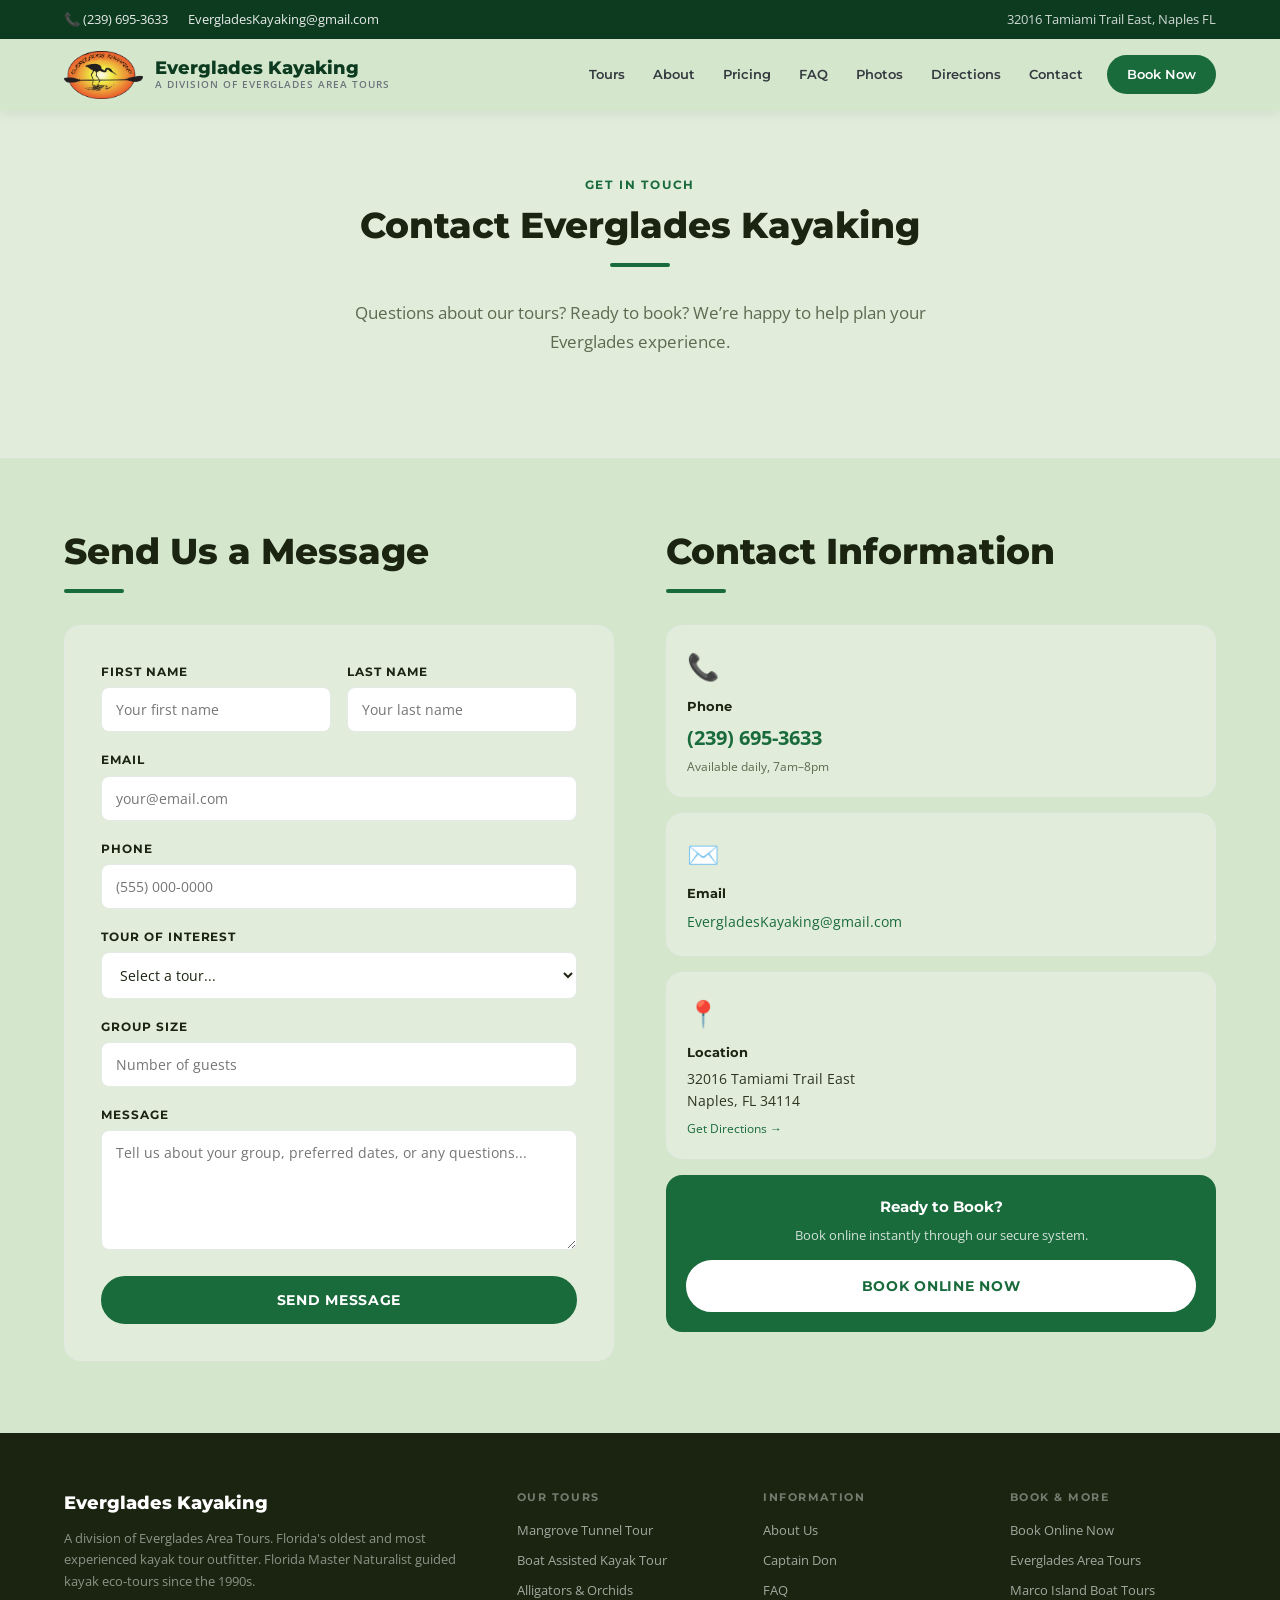
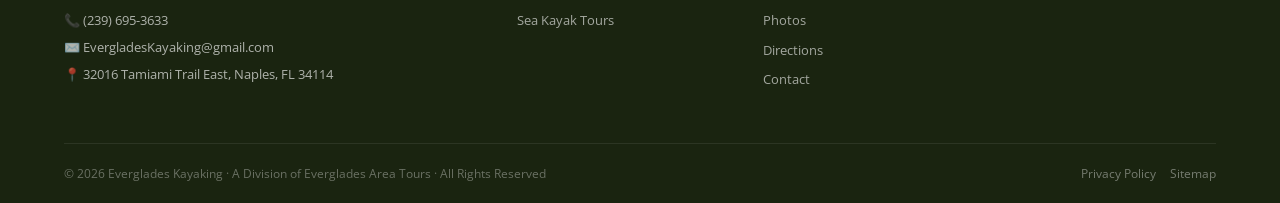
<file: contact.html>
<!DOCTYPE html><html lang="en"><head><meta charset="UTF-8"><meta name="viewport" content="width=device-width, initial-scale=1.0">
<link rel="canonical" href="https://www.evergladeskayaking.com/contact">
<meta name="description" content="Contact Everglades Kayaking — call (239) 695-3633, email EvergladesKayaking@gmail.com, or use our contact form. Book a tour or ask us anything."><title>Contact Us | Everglades Kayaking</title><link rel="preconnect" href="https://fonts.googleapis.com">
<link href="https://fonts.googleapis.com/css2?family=Montserrat:wght@400;600;700;800&family=Open+Sans:wght@300;400;500;600&display=swap" rel="stylesheet">
<link rel="stylesheet" href="css/main.css"></head><body><div class="topbar"><div class="container"><div class="topbar-left"><a href="tel:2396953633">&#128222; (239) 695-3633</a><a href="mailto:EvergladesKayaking@gmail.com">EvergladesKayaking@gmail.com</a></div><div class="topbar-right"><span>32016 Tamiami Trail East, Naples FL</span></div></div></div><nav class="site-nav"><div class="container"><a href="index.html" class="nav-logo-wrap"><img src="images/ek-logo.png" alt="Everglades Kayaking" class="nav-logo-img"><span class="nav-logo-text">Everglades Kayaking<small>A Division of Everglades Area Tours</small></span></a><button class="nav-toggle" aria-label="Menu">&#9776;</button><div class="nav-menu"><a href="index.html#tours">Tours</a><a href="about-us.htm">About</a><a href="index.html#pricing">Pricing</a><a href="faq.htm">FAQ</a><a href="photos.html">Photos</a><a href="directions.htm">Directions</a><a href="contact.html">Contact</a><a href="https://fareharbor.com/embeds/book/everglades-boattours/?full-items=yes&flow=336425" class="nav-cta">Book Now</a></div></div></nav><div class="about-hero"><div class="container text-center"><div class="section-eyebrow">Get in Touch</div><h1 class="section-title" style="color:var(--dark);">Contact Everglades Kayaking</h1><div class="section-rule"></div><p class="section-subtitle">Questions about our tours? Ready to book? We&rsquo;re happy to help plan your Everglades experience.</p></div></div><section class="section-pad"><div class="container"><div style="display:grid;grid-template-columns:1fr 1fr;gap:52px;align-items:start;"><div><h2 class="section-title" style="text-align:left;">Send Us a Message</h2><div class="section-rule left"></div><div class="contact-form"><div class="form-row"><div class="form-group"><label>First Name</label><input type="text" placeholder="Your first name"></div><div class="form-group"><label>Last Name</label><input type="text" placeholder="Your last name"></div></div><div class="form-group"><label>Email</label><input type="email" placeholder="your@email.com"></div><div class="form-group"><label>Phone</label><input type="tel" placeholder="(555) 000-0000"></div><div class="form-group"><label>Tour of Interest</label><select><option value="">Select a tour...</option><option>Mangrove Tunnel Kayak Tour</option><option>Boat Assisted Kayak Eco Tour</option><option>Alligators &amp; Orchids Tour</option><option>Sea Kayak Tours</option><option>Multi-Night Kayak Camping</option><option>Other / Not Sure</option></select></div><div class="form-group"><label>Group Size</label><input type="number" placeholder="Number of guests" min="1"></div><div class="form-group"><label>Message</label><textarea placeholder="Tell us about your group, preferred dates, or any questions..."></textarea></div><button onclick="alert('Thank you! We will be in touch within 24 hours. Or call us at (239) 695-3633.')" class="btn btn-primary btn-block">Send Message</button></div></div><div><h2 class="section-title" style="text-align:left;">Contact Information</h2><div class="section-rule left"></div><div style="display:flex;flex-direction:column;gap:16px;"><div style="background:var(--offwhite);border:1px solid var(--light-gray);border-radius:var(--radius-lg);padding:20px;"><div style="font-size:26px;margin-bottom:8px;">&#128222;</div><div style="font-family:var(--font-head);font-size:13px;font-weight:700;color:var(--dark);margin-bottom:5px;">Phone</div><a href="tel:2396953633" style="font-size:20px;font-weight:700;color:var(--primary);">(239) 695-3633</a><div style="font-size:12px;color:var(--text-light);margin-top:3px;">Available daily, 7am&ndash;8pm</div></div><div style="background:var(--offwhite);border:1px solid var(--light-gray);border-radius:var(--radius-lg);padding:20px;"><div style="font-size:26px;margin-bottom:8px;">&#9993;&#65039;</div><div style="font-family:var(--font-head);font-size:13px;font-weight:700;color:var(--dark);margin-bottom:5px;">Email</div><a href="mailto:EvergladesKayaking@gmail.com" style="font-size:14px;color:var(--primary);">EvergladesKayaking@gmail.com</a></div><div style="background:var(--offwhite);border:1px solid var(--light-gray);border-radius:var(--radius-lg);padding:20px;"><div style="font-size:26px;margin-bottom:8px;">&#128205;</div><div style="font-family:var(--font-head);font-size:13px;font-weight:700;color:var(--dark);margin-bottom:5px;">Location</div><div style="font-size:14px;color:var(--text);">32016 Tamiami Trail East<br>Naples, FL 34114</div><a href="directions.htm" style="font-size:12px;color:var(--primary);display:block;margin-top:6px;">Get Directions &rarr;</a></div><div style="background:var(--primary);border-radius:var(--radius-lg);padding:20px;text-align:center;"><div style="font-family:var(--font-head);font-size:15px;font-weight:700;color:var(--white);margin-bottom:6px;">Ready to Book?</div><div style="font-size:13px;color:rgba(255,255,255,0.8);margin-bottom:14px;">Book online instantly through our secure system.</div><a href="https://fareharbor.com/embeds/book/everglades-boattours/?full-items=yes&flow=336425" class="btn btn-secondary btn-block">Book Online Now</a></div></div></div></div></div></section><footer class="site-footer"><div class="container"><div class="footer-grid"><div><div class="footer-brand-name">Everglades Kayaking</div><div class="footer-tagline">A division of Everglades Area Tours. Florida&#39;s oldest and most experienced kayak tour outfitter. Florida Master Naturalist guided kayak eco-tours since the 1990s.</div><a href="tel:2396953633" class="footer-contact-item">&#128222; (239) 695-3633</a><a href="mailto:EvergladesKayaking@gmail.com" class="footer-contact-item">&#9993;&#65039; EvergladesKayaking@gmail.com</a><a href="directions.htm" class="footer-contact-item">&#128205; 32016 Tamiami Trail East, Naples, FL 34114</a></div><div class="footer-col"><h4>Our Tours</h4><a href="mangrove-tunnel-kayak-tours.htm">Mangrove Tunnel Tour</a><a href="boat-assisted-kayak-tours.htm">Boat Assisted Kayak Tour</a><a href="everglades-alligators-orchids.htm">Alligators &amp; Orchids</a><a href="sea-kayak.htm">Sea Kayak Tours</a></div><div class="footer-col"><h4>Information</h4><a href="about-us.htm">About Us</a><a href="mccumber.htm">Captain Don</a><a href="faq.htm">FAQ</a><a href="photos.html">Photos</a><a href="directions.htm">Directions</a><a href="contact.html">Contact</a></div><div class="footer-col"><h4>Book &amp; More</h4><a href="https://fareharbor.com/embeds/book/everglades-boattours/?full-items=yes&flow=336425">Book Online Now</a><a href="https://www.evergladesareatours.com">Everglades Area Tours</a><a href="https://www.marcoisland-boattours.com">Marco Island Boat Tours</a></div></div><div class="footer-bottom"><div>&copy; 2026 Everglades Kayaking &middot; A Division of Everglades Area Tours &middot; All Rights Reserved</div><div><a href="privacy.html">Privacy Policy</a><a href="sitemap.xml">Sitemap</a></div></div></div></footer><script src="js/main.js"></script></body></html>
</file>
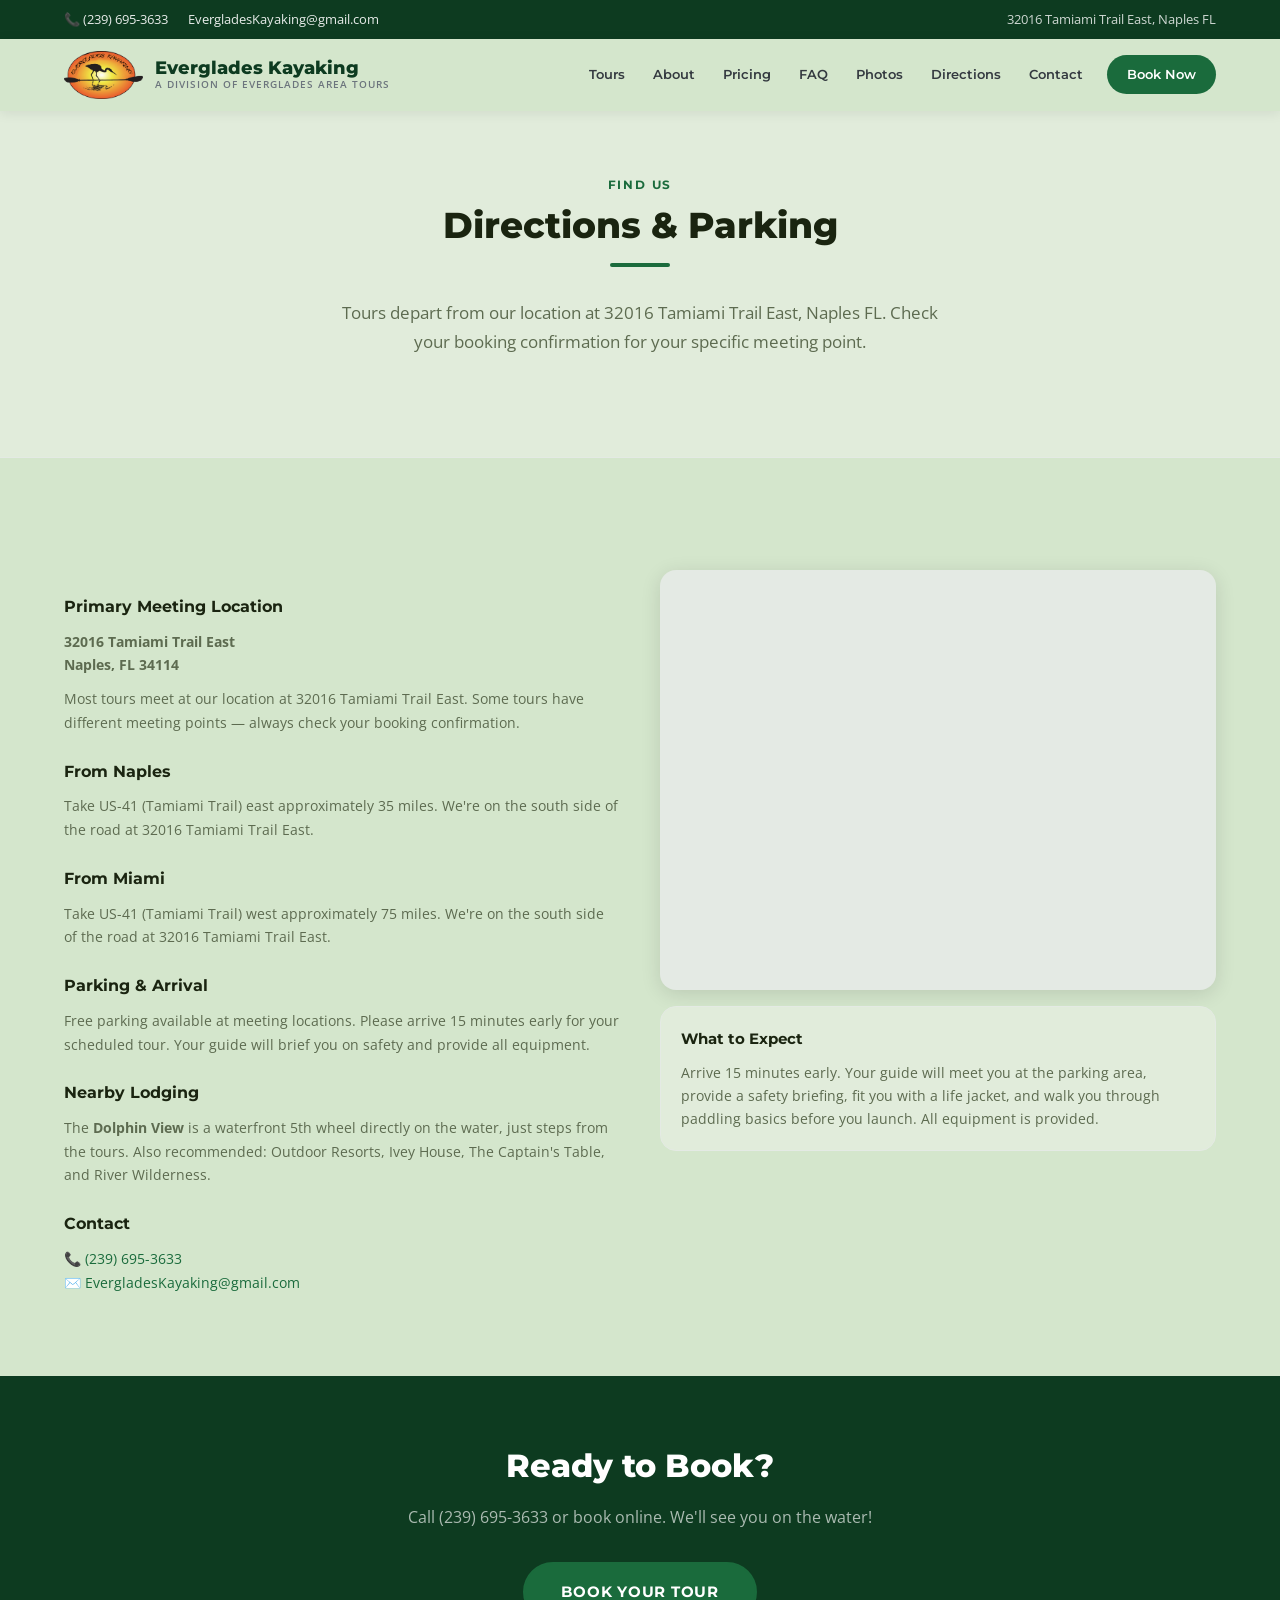
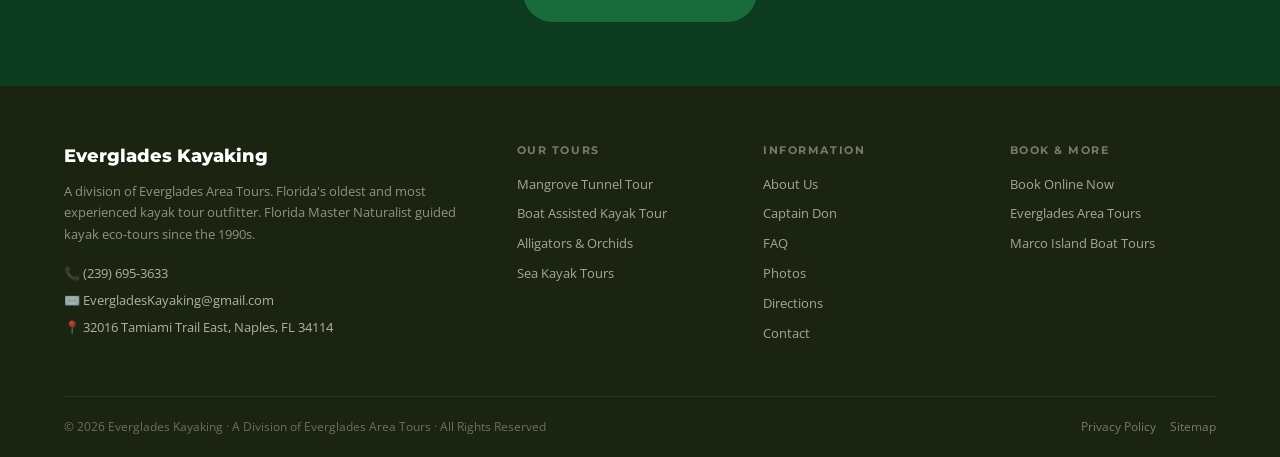
<file: directions.htm>
<!DOCTYPE html><html lang="en"><head><meta charset="UTF-8"><meta name="viewport" content="width=device-width, initial-scale=1.0">
<link rel="canonical" href="https://www.evergladeskayaking.com/directions">
<meta name="description" content="Directions to Everglades Kayaking tours — 32016 Tamiami Trail East, Naples FL. Parking information and what to expect at the dock."><title>Directions &amp; Parking | Everglades Kayaking</title><link rel="preconnect" href="https://fonts.googleapis.com">
<link href="https://fonts.googleapis.com/css2?family=Montserrat:wght@400;600;700;800&family=Open+Sans:wght@300;400;500;600&display=swap" rel="stylesheet">
<link rel="stylesheet" href="css/main.css"></head><body><div class="topbar"><div class="container"><div class="topbar-left"><a href="tel:2396953633">&#128222; (239) 695-3633</a><a href="mailto:EvergladesKayaking@gmail.com">EvergladesKayaking@gmail.com</a></div><div class="topbar-right"><span>32016 Tamiami Trail East, Naples FL</span></div></div></div><nav class="site-nav"><div class="container"><a href="index.html" class="nav-logo-wrap"><img src="images/ek-logo.png" alt="Everglades Kayaking" class="nav-logo-img"><span class="nav-logo-text">Everglades Kayaking<small>A Division of Everglades Area Tours</small></span></a><button class="nav-toggle" aria-label="Menu">&#9776;</button><div class="nav-menu"><a href="index.html#tours">Tours</a><a href="about-us.htm">About</a><a href="index.html#pricing">Pricing</a><a href="faq.htm">FAQ</a><a href="photos.html">Photos</a><a href="directions.htm">Directions</a><a href="contact.html">Contact</a><a href="https://fareharbor.com/embeds/book/everglades-boattours/?full-items=yes&flow=336425" class="nav-cta">Book Now</a></div></div></nav><div class="about-hero"><div class="container text-center"><div class="section-eyebrow">Find Us</div><h1 class="section-title" style="color:var(--dark);">Directions &amp; Parking</h1><div class="section-rule"></div><p class="section-subtitle">Tours depart from our location at 32016 Tamiami Trail East, Naples FL. Check your booking confirmation for your specific meeting point.</p></div></div><section class="section-pad"><div class="container"><div class="directions-grid"><div class="directions-info"><h3>Primary Meeting Location</h3><p><strong>32016 Tamiami Trail East<br>Naples, FL 34114</strong></p><p>Most tours meet at our location at 32016 Tamiami Trail East. Some tours have different meeting points &mdash; always check your booking confirmation.</p><h3>From Naples</h3><p>Take US-41 (Tamiami Trail) east approximately 35 miles. We're on the south side of the road at 32016 Tamiami Trail East.</p><h3>From Miami</h3><p>Take US-41 (Tamiami Trail) west approximately 75 miles. We're on the south side of the road at 32016 Tamiami Trail East.</p><h3>Parking &amp; Arrival</h3><p>Free parking available at meeting locations. Please arrive 15 minutes early for your scheduled tour. Your guide will brief you on safety and provide all equipment.</p><h3>Nearby Lodging</h3><p>The <strong>Dolphin View</strong> is a waterfront 5th wheel directly on the water, just steps from the tours. Also recommended: Outdoor Resorts, Ivey House, The Captain&#39;s Table, and River Wilderness.</p><h3>Contact</h3><p>&#128222; <a href="tel:2396953633" style="color:var(--primary);">(239) 695-3633</a><br>&#9993;&#65039; <a href="mailto:EvergladesKayaking@gmail.com" style="color:var(--primary);">EvergladesKayaking@gmail.com</a></p></div><div><div class="map-embed"><iframe src="https://www.google.com/maps/embed?pb=!1m18!1m12!1m3!1d3517!2d-81.3774!3d25.8530!2m3!1f0!2f0!3f0!3m2!1i1024!2i768!4f13.1!3m3!1m2!1s0x0%3A0x0!2zMjXCsDUxJzEwLjgiTiA4McKwMjInMzUuNiJX!5e0!3m2!1sen!2sus!4v1000000000000!5m2!1sen!2sus" allowfullscreen="" loading="lazy" title="Everglades Kayaking Location"></iframe></div><div style="background:var(--offwhite);border:1px solid var(--light-gray);border-radius:var(--radius-lg);padding:20px;margin-top:16px;"><h3 style="font-family:var(--font-head);font-size:15px;color:var(--dark);margin-bottom:10px;">What to Expect</h3><p style="font-size:14px;color:var(--text-light);line-height:1.65;">Arrive 15 minutes early. Your guide will meet you at the parking area, provide a safety briefing, fit you with a life jacket, and walk you through paddling basics before you launch. All equipment is provided.</p></div></div></div></div></section><div class="cta-banner"><div class="container"><h2>Ready to Book?</h2><p>Call (239) 695-3633 or book online. We&#39;ll see you on the water!</p><a href="https://fareharbor.com/embeds/book/everglades-boattours/?full-items=yes&flow=336425" class="btn btn-primary btn-lg">Book Your Tour</a></div></div><footer class="site-footer"><div class="container"><div class="footer-grid"><div><div class="footer-brand-name">Everglades Kayaking</div><div class="footer-tagline">A division of Everglades Area Tours. Florida&#39;s oldest and most experienced kayak tour outfitter. Florida Master Naturalist guided kayak eco-tours since the 1990s.</div><a href="tel:2396953633" class="footer-contact-item">&#128222; (239) 695-3633</a><a href="mailto:EvergladesKayaking@gmail.com" class="footer-contact-item">&#9993;&#65039; EvergladesKayaking@gmail.com</a><a href="directions.htm" class="footer-contact-item">&#128205; 32016 Tamiami Trail East, Naples, FL 34114</a></div><div class="footer-col"><h4>Our Tours</h4><a href="mangrove-tunnel-kayak-tours.htm">Mangrove Tunnel Tour</a><a href="boat-assisted-kayak-tours.htm">Boat Assisted Kayak Tour</a><a href="everglades-alligators-orchids.htm">Alligators &amp; Orchids</a><a href="sea-kayak.htm">Sea Kayak Tours</a></div><div class="footer-col"><h4>Information</h4><a href="about-us.htm">About Us</a><a href="mccumber.htm">Captain Don</a><a href="faq.htm">FAQ</a><a href="photos.html">Photos</a><a href="directions.htm">Directions</a><a href="contact.html">Contact</a></div><div class="footer-col"><h4>Book &amp; More</h4><a href="https://fareharbor.com/embeds/book/everglades-boattours/?full-items=yes&flow=336425">Book Online Now</a><a href="https://www.evergladesareatours.com">Everglades Area Tours</a><a href="https://www.marcoisland-boattours.com">Marco Island Boat Tours</a></div></div><div class="footer-bottom"><div>&copy; 2026 Everglades Kayaking &middot; A Division of Everglades Area Tours &middot; All Rights Reserved</div><div><a href="privacy.html">Privacy Policy</a><a href="sitemap.xml">Sitemap</a></div></div></div></footer><script src="js/main.js"></script></body></html>
</file>
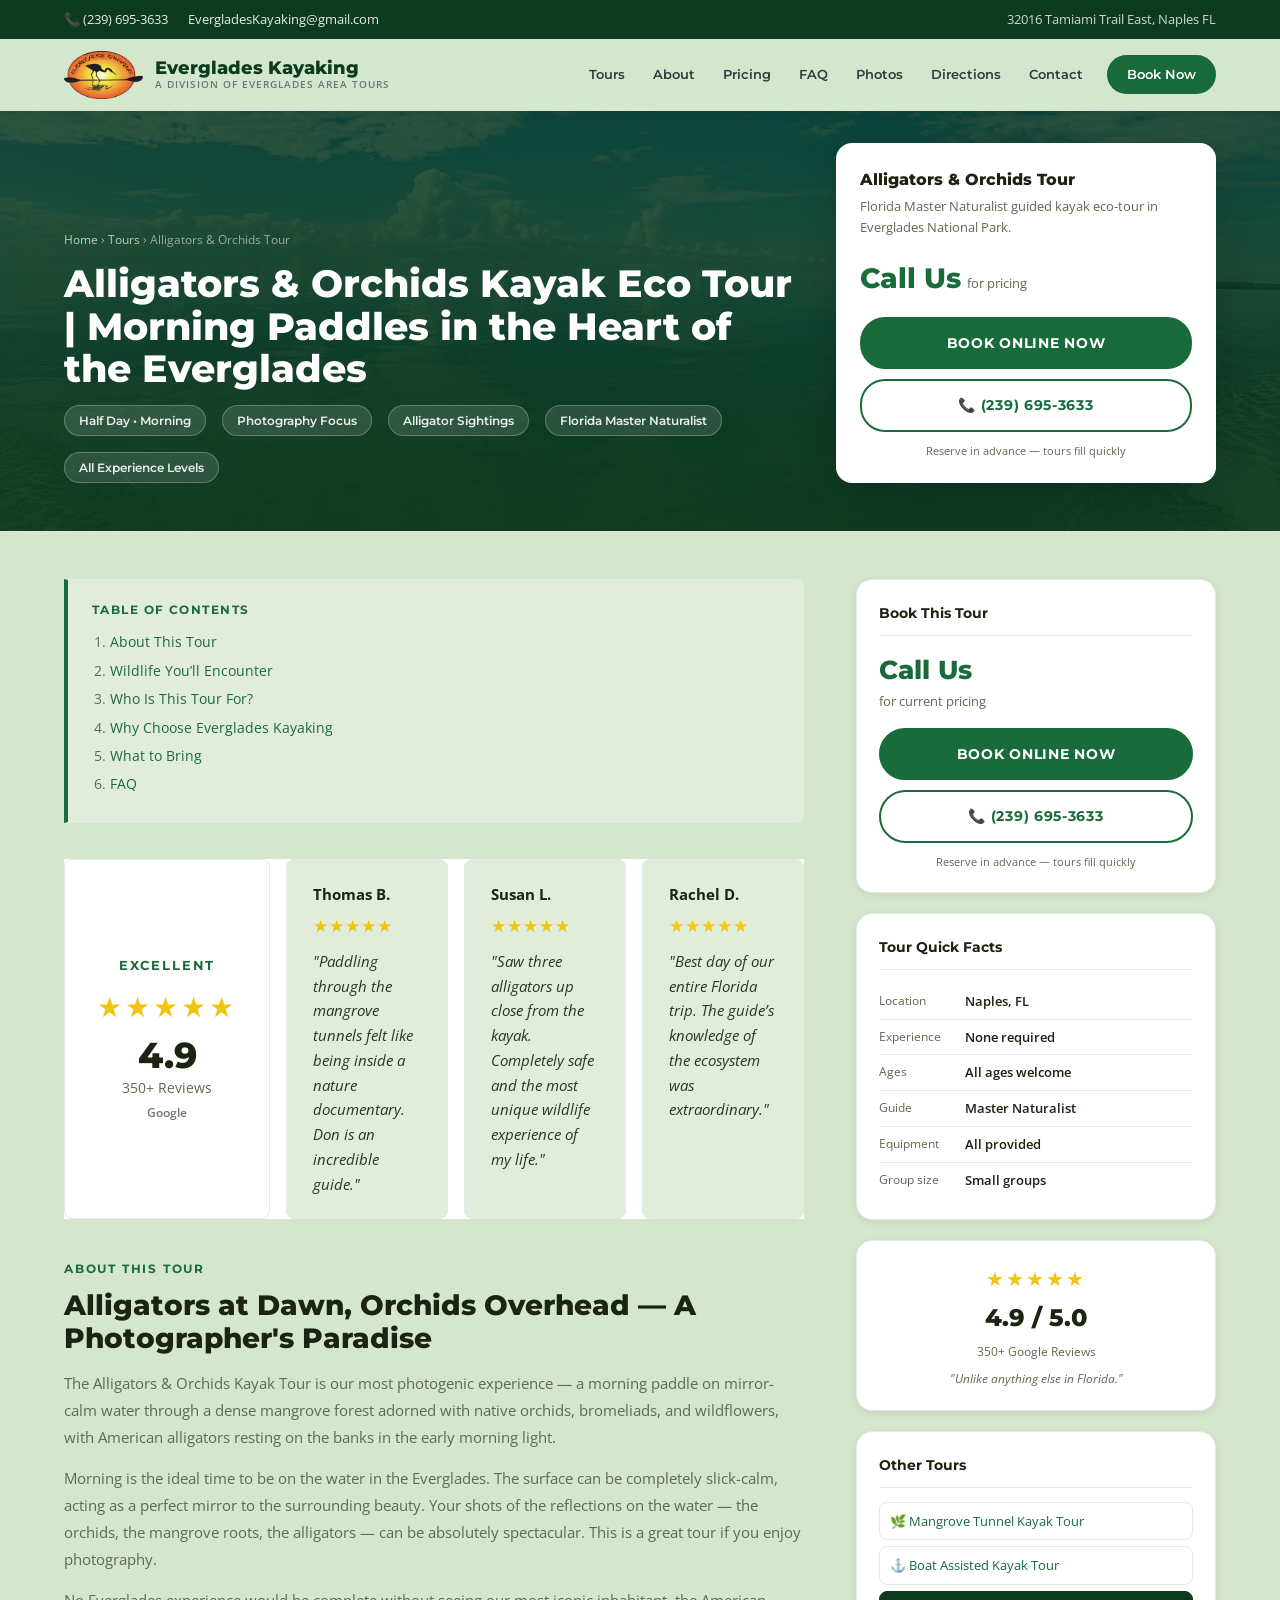
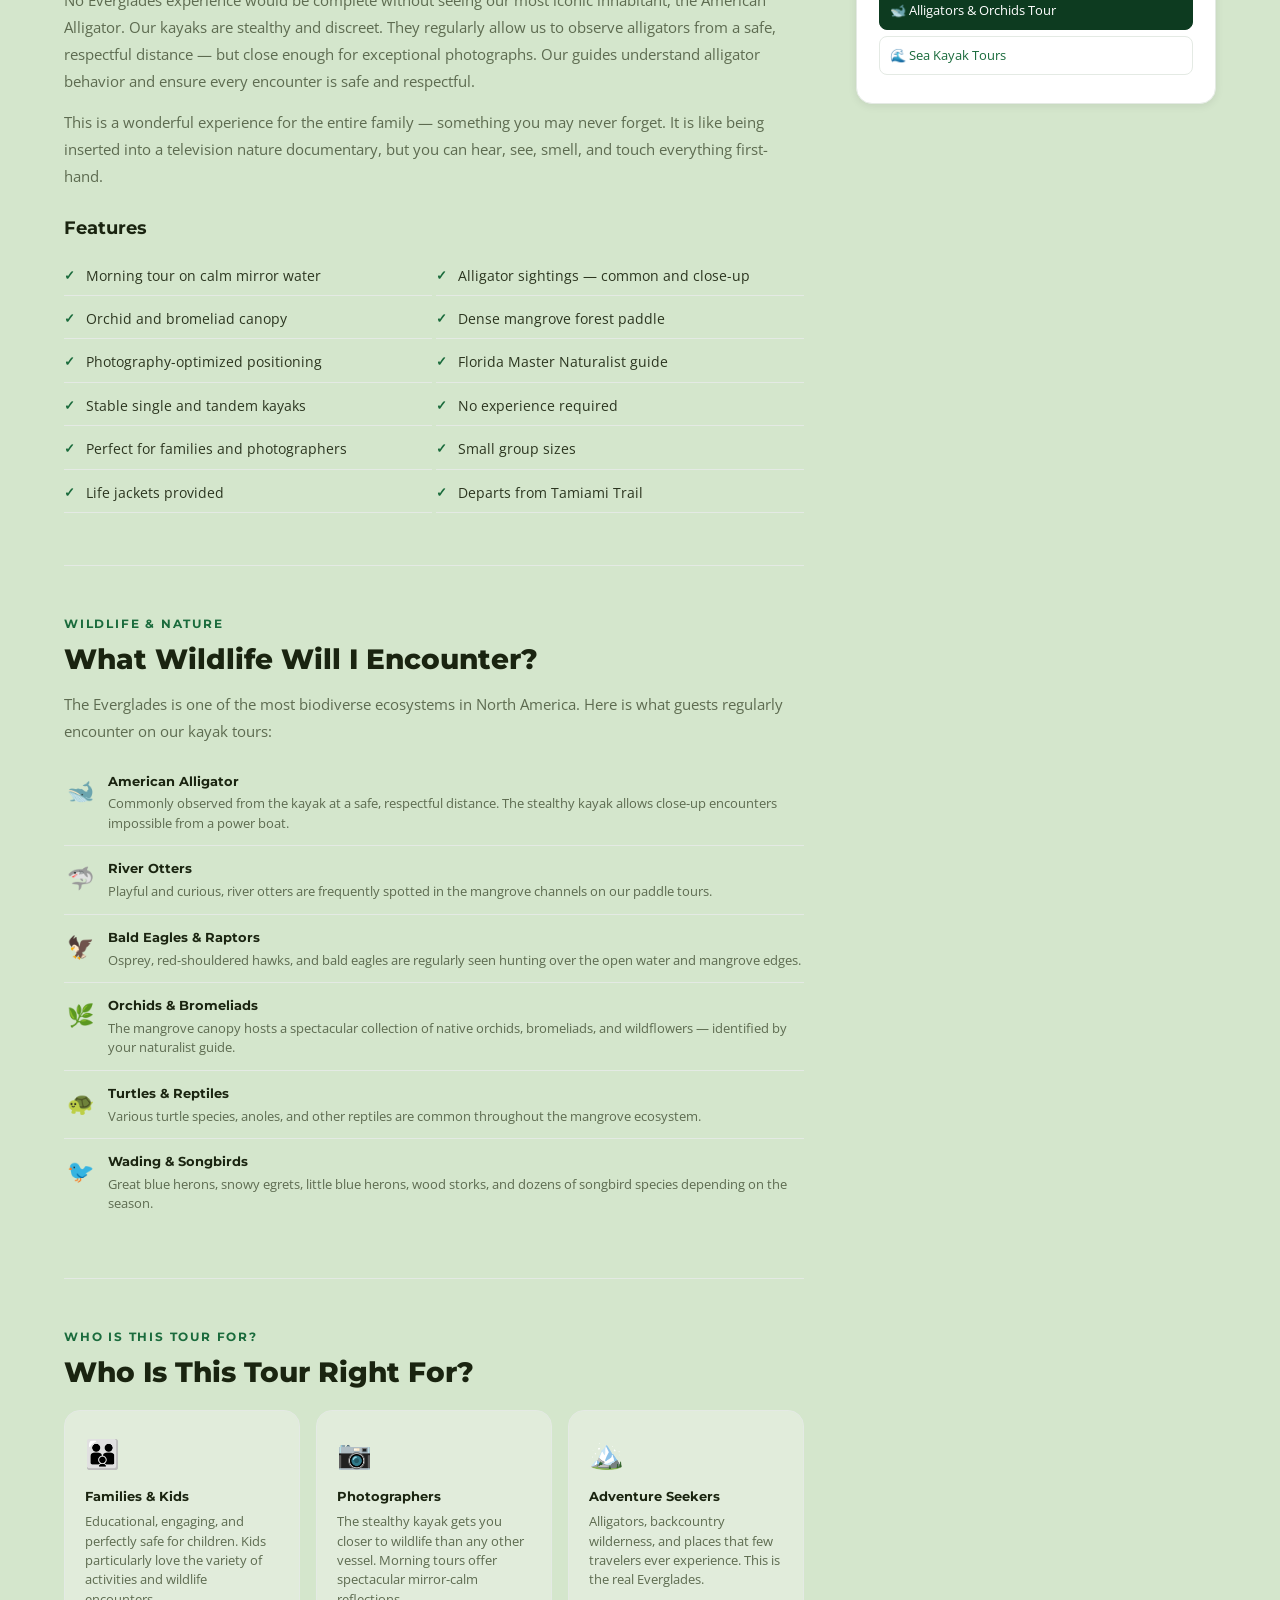
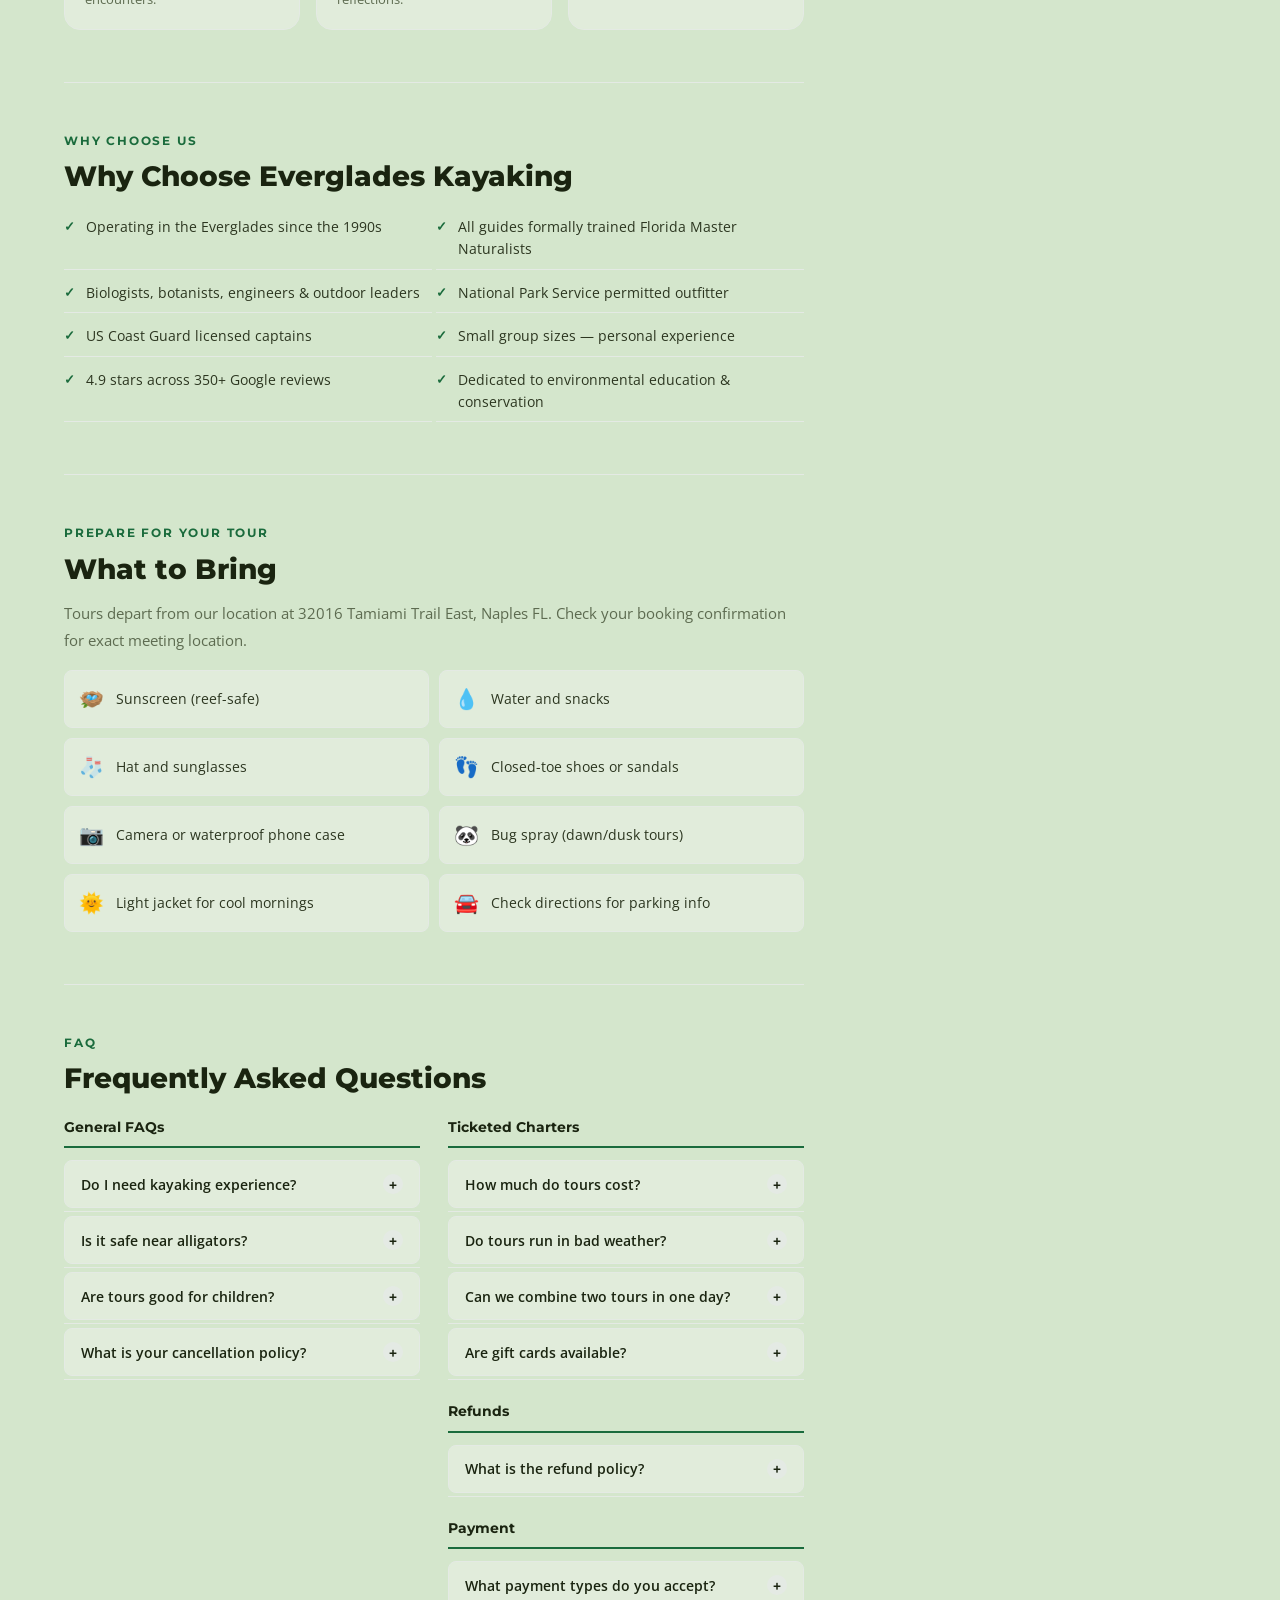
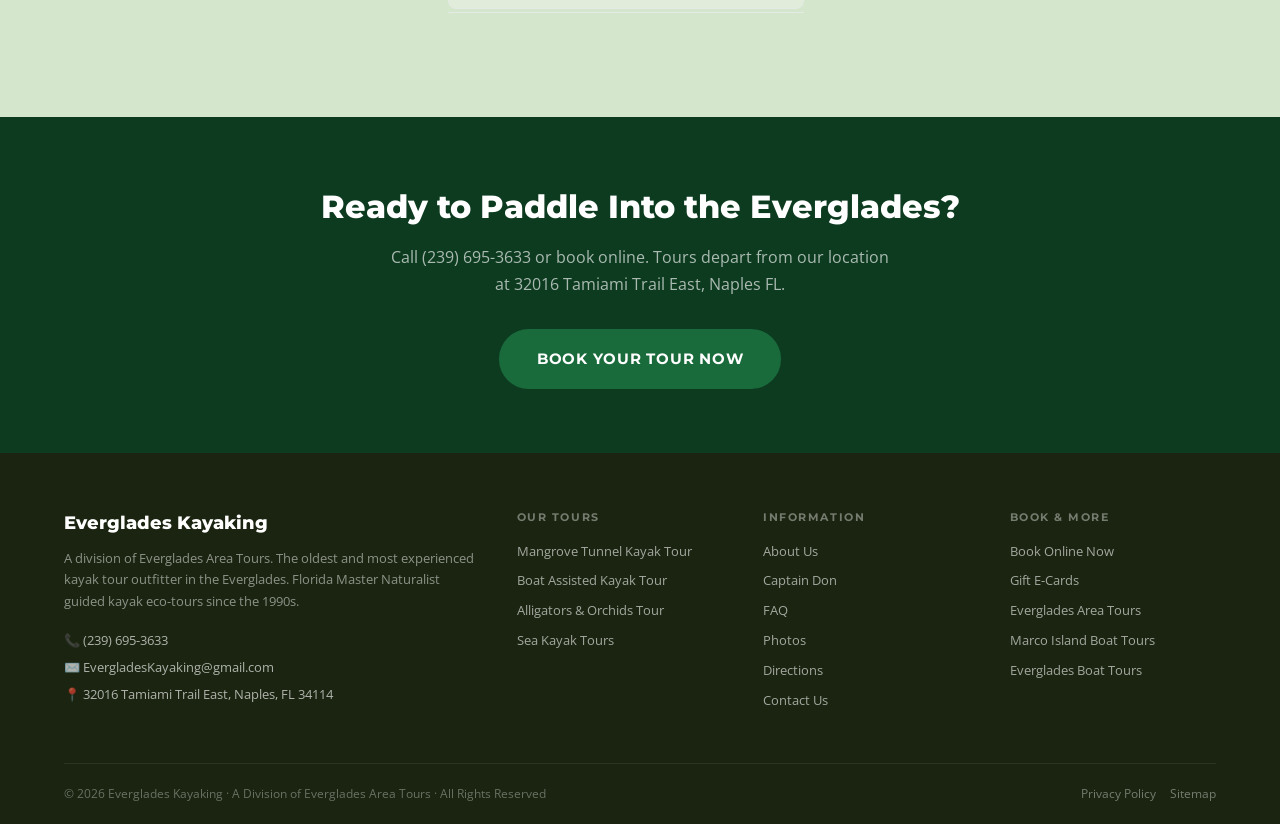
<file: everglades-alligators-orchids.htm>
<!DOCTYPE html>
<html lang="en">
<head>
<meta charset="UTF-8"><meta name="viewport" content="width=device-width, initial-scale=1.0">
<link rel="canonical" href="https://www.evergladeskayaking.com/everglades-alligators-orchids">

<meta name="description" content="Alligators and orchids kayak eco-tour in the Everglades. Morning calm waters, alligator sightings, orchid-draped mangrove forest. Perfect for photographers. Florida Master Naturalist guided.">
<title>Alligators & Orchids Kayak Tour | Everglades Kayaking</title>
<link rel="preconnect" href="https://fonts.googleapis.com">
<link href="https://fonts.googleapis.com/css2?family=Montserrat:wght@400;600;700;800&family=Open+Sans:wght@300;400;500;600&display=swap" rel="stylesheet">
<link rel="stylesheet" href="css/main.css">
<script type="application/ld+json">
{"@context":"https://schema.org","@type":"TouristTrip","name":"Alligators & Orchids Kayak Tour","description":"Alligators and orchids kayak eco-tour in the Everglades. Morning calm waters, alligator sightings, orchid-draped mangrove forest. Perfect for photographers. Florida Master Naturalist guided.","url":"https://www.evergladeskayaking.com/everglades-alligators-orchids","provider":{"@type":"TourOperator","name":"Everglades Kayaking","telephone":"+12396953633","url":"https://www.evergladeskayaking.com","address":{"@type":"PostalAddress","streetAddress":"32016 Tamiami Trail East","addressLocality":"Naples","addressRegion":"FL","postalCode":"34114","addressCountry":"US"}},"aggregateRating":{"@type":"AggregateRating","ratingValue":"4.9","reviewCount":"350"}}
</script>
</head>
<body>
<div class="topbar"><div class="container"><div class="topbar-left"><a href="tel:2396953633">&#128222; (239) 695-3633</a><a href="mailto:EvergladesKayaking@gmail.com">EvergladesKayaking@gmail.com</a></div><div class="topbar-right"><span>32016 Tamiami Trail East, Naples FL</span></div></div></div>
<nav class="site-nav"><div class="container"><a href="index.html" class="nav-logo-wrap"><img src="images/ek-logo.png" alt="Everglades Kayaking" class="nav-logo-img"><span class="nav-logo-text">Everglades Kayaking<small>A Division of Everglades Area Tours</small></span></a><button class="nav-toggle" aria-label="Menu">&#9776;</button><div class="nav-menu"><a href="index.html#tours">Tours</a><a href="about-us.htm">About</a><a href="index.html#pricing">Pricing</a><a href="faq.htm">FAQ</a><a href="photos.html">Photos</a><a href="directions.htm">Directions</a><a href="contact.html">Contact</a><a href="https://fareharbor.com/embeds/book/everglades-boattours/?full-items=yes&flow=336425" class="nav-cta">Book Now</a></div></div></nav>
<div class="tour-hero">
  <div class="hero-bg" style="background-image:url('images/tour-hero.jpg');opacity:0.3;"></div>
  <div class="hero-overlay" style="background:linear-gradient(to bottom,rgba(13,59,32,0.5),rgba(13,59,32,0.88));"></div>
  <div class="tour-hero-inner">
    <div class="tour-hero-content">
      <div class="tour-breadcrumb"><a href="index.html">Home</a> &rsaquo; <a href="index.html#tours">Tours</a> &rsaquo; Alligators & Orchids Tour</div>
      <h1>Alligators &amp; Orchids Kayak Eco Tour | Morning Paddles in the Heart of the Everglades</h1>
      <div class="tour-hero-meta"><div class="tour-meta-pill">Half Day &bull; Morning</div><div class="tour-meta-pill">Photography Focus</div><div class="tour-meta-pill">Alligator Sightings</div><div class="tour-meta-pill">Florida Master Naturalist</div><div class="tour-meta-pill">All Experience Levels</div></div>
    </div>
    <div class="hero-booking-widget">
      <div class="widget-title">Alligators & Orchids Tour</div>
      <div class="widget-subtitle">Florida Master Naturalist guided kayak eco-tour in Everglades National Park.</div>
      <div class="widget-price-row"><span class="widget-price">Call Us</span><span class="widget-price-label">for pricing</span></div>
      <a href="https://fareharbor.com/embeds/book/everglades-boattours/?full-items=yes&flow=336425" class="widget-btn">Book Online Now</a>
      <a href="tel:2396953633" class="widget-btn outline">&#128222; (239) 695-3633</a>
      <div class="widget-note">Reserve in advance &mdash; tours fill quickly</div>
    </div>
  </div>
</div>
<div class="tour-body">
  <div class="tour-content">
    <div class="toc-box"><h3>Table of Contents</h3><ol><li><a href="#about">About This Tour</a></li><li><a href="#wildlife">Wildlife You&rsquo;ll Encounter</a></li><li><a href="#who">Who Is This Tour For?</a></li><li><a href="#why">Why Choose Everglades Kayaking</a></li><li><a href="#bring">What to Bring</a></li><li><a href="#faq">FAQ</a></li></ol></div>
    <div class="reviews-strip" style="padding:0;border:none;margin-bottom:36px;"><div style="display:flex;align-items:stretch;gap:16px;flex-wrap:wrap;"><div class="review-excellent-badge"><div class="badge-label">Excellent</div><div class="badge-stars">&#9733;&#9733;&#9733;&#9733;&#9733;</div><div class="badge-score">4.9</div><div class="badge-count">350+ Reviews</div><div class="badge-source">Google</div></div><div class="review-cards-scroll"><div class="review-card-item"><div class="rc-name">Thomas B.</div><div class="rc-stars">&#9733;&#9733;&#9733;&#9733;&#9733;</div><div class="rc-text">"Paddling through the mangrove tunnels felt like being inside a nature documentary. Don is an incredible guide."</div></div><div class="review-card-item"><div class="rc-name">Susan L.</div><div class="rc-stars">&#9733;&#9733;&#9733;&#9733;&#9733;</div><div class="rc-text">"Saw three alligators up close from the kayak. Completely safe and the most unique wildlife experience of my life."</div></div><div class="review-card-item"><div class="rc-name">Rachel D.</div><div class="rc-stars">&#9733;&#9733;&#9733;&#9733;&#9733;</div><div class="rc-text">"Best day of our entire Florida trip. The guide&rsquo;s knowledge of the ecosystem was extraordinary."</div></div></div></div></div>
    <div class="content-section" id="about">
      <div class="section-eyebrow">About This Tour</div>
      <h2 class="content-h2">Alligators at Dawn, Orchids Overhead — A Photographer's Paradise</h2>
      <p class="content-p">The Alligators &amp; Orchids Kayak Tour is our most photogenic experience &mdash; a morning paddle on mirror-calm water through a dense mangrove forest adorned with native orchids, bromeliads, and wildflowers, with American alligators resting on the banks in the early morning light.</p><p class="content-p">Morning is the ideal time to be on the water in the Everglades. The surface can be completely slick-calm, acting as a perfect mirror to the surrounding beauty. Your shots of the reflections on the water &mdash; the orchids, the mangrove roots, the alligators &mdash; can be absolutely spectacular. This is a great tour if you enjoy photography.</p><p class="content-p">No Everglades experience would be complete without seeing our most iconic inhabitant, the American Alligator. Our kayaks are stealthy and discreet. They regularly allow us to observe alligators from a safe, respectful distance &mdash; but close enough for exceptional photographs. Our guides understand alligator behavior and ensure every encounter is safe and respectful.</p><p class="content-p">This is a wonderful experience for the entire family &mdash; something you may never forget. It is like being inserted into a television nature documentary, but you can hear, see, smell, and touch everything first-hand.</p>
      <h3 style="font-family:var(--font-head);font-size:18px;color:var(--dark);margin:24px 0 12px;">Features</h3>
      <ul class="feature-list"><li>Morning tour on calm mirror water</li><li>Alligator sightings &mdash; common and close-up</li><li>Orchid and bromeliad canopy</li><li>Dense mangrove forest paddle</li><li>Photography-optimized positioning</li><li>Florida Master Naturalist guide</li><li>Stable single and tandem kayaks</li><li>No experience required</li><li>Perfect for families and photographers</li><li>Small group sizes</li><li>Life jackets provided</li><li>Departs from Tamiami Trail</li></ul>
    </div>
    <div class="content-rule"></div>
    <div class="content-section" id="wildlife">
      <div class="section-eyebrow">Wildlife &amp; Nature</div>
      <h2 class="content-h2">What Wildlife Will I Encounter?</h2>
      <p class="content-p">The Everglades is one of the most biodiverse ecosystems in North America. Here is what guests regularly encounter on our kayak tours:</p>
      <div class="wildlife-items">
        <div class="wildlife-item"><div class="wi-icon">&#128011;</div><div><div class="wi-name">American Alligator</div><div class="wi-desc">Commonly observed from the kayak at a safe, respectful distance. The stealthy kayak allows close-up encounters impossible from a power boat.</div></div></div>
        <div class="wildlife-item"><div class="wi-icon">&#129416;</div><div><div class="wi-name">River Otters</div><div class="wi-desc">Playful and curious, river otters are frequently spotted in the mangrove channels on our paddle tours.</div></div></div>
        <div class="wildlife-item"><div class="wi-icon">&#129413;</div><div><div class="wi-name">Bald Eagles &amp; Raptors</div><div class="wi-desc">Osprey, red-shouldered hawks, and bald eagles are regularly seen hunting over the open water and mangrove edges.</div></div></div>
        <div class="wildlife-item"><div class="wi-icon">&#127807;</div><div><div class="wi-name">Orchids &amp; Bromeliads</div><div class="wi-desc">The mangrove canopy hosts a spectacular collection of native orchids, bromeliads, and wildflowers — identified by your naturalist guide.</div></div></div>
        <div class="wildlife-item"><div class="wi-icon">&#128034;</div><div><div class="wi-name">Turtles &amp; Reptiles</div><div class="wi-desc">Various turtle species, anoles, and other reptiles are common throughout the mangrove ecosystem.</div></div></div>
        <div class="wildlife-item"><div class="wi-icon">&#128038;</div><div><div class="wi-name">Wading &amp; Songbirds</div><div class="wi-desc">Great blue herons, snowy egrets, little blue herons, wood storks, and dozens of songbird species depending on the season.</div></div></div>
      </div>
    </div>
    <div class="content-rule"></div>
    <div class="content-section" id="who">
      <div class="section-eyebrow">Who Is This Tour For?</div>
      <h2 class="content-h2">Who Is This Tour Right For?</h2>
      <div class="audience-grid">
        <div class="audience-card"><div class="ac-icon">&#128106;</div><div class="ac-title">Families &amp; Kids</div><div class="ac-text">Educational, engaging, and perfectly safe for children. Kids particularly love the variety of activities and wildlife encounters.</div></div>
        <div class="audience-card"><div class="ac-icon">&#128247;</div><div class="ac-title">Photographers</div><div class="ac-text">The stealthy kayak gets you closer to wildlife than any other vessel. Morning tours offer spectacular mirror-calm reflections.</div></div>
        <div class="audience-card"><div class="ac-icon">&#127956;&#65039;</div><div class="ac-title">Adventure Seekers</div><div class="ac-text">Alligators, backcountry wilderness, and places that few travelers ever experience. This is the real Everglades.</div></div>
      </div>
    </div>
    <div class="content-rule"></div>
    <div class="content-section" id="why">
      <div class="section-eyebrow">Why Choose Us</div>
      <h2 class="content-h2">Why Choose Everglades Kayaking</h2>
      <ul class="feature-list">
        <li>Operating in the Everglades since the 1990s</li>
        <li>All guides formally trained Florida Master Naturalists</li>
        <li>Biologists, botanists, engineers &amp; outdoor leaders</li>
        <li>National Park Service permitted outfitter</li>
        <li>US Coast Guard licensed captains</li>
        <li>Small group sizes &mdash; personal experience</li>
        <li>4.9 stars across 350+ Google reviews</li>
        <li>Dedicated to environmental education &amp; conservation</li>
      </ul>
    </div>
    <div class="content-rule"></div>
    <div class="content-section" id="bring">
      <div class="section-eyebrow">Prepare for Your Tour</div>
      <h2 class="content-h2">What to Bring</h2>
      <p class="content-p">Tours depart from our location at 32016 Tamiami Trail East, Naples FL. Check your booking confirmation for exact meeting location.</p>
      <div class="bring-grid">
        <div class="bring-item"><div class="bi-icon">&#129722;</div>Sunscreen (reef-safe)</div>
        <div class="bring-item"><div class="bi-icon">&#128167;</div>Water and snacks</div>
        <div class="bring-item"><div class="bi-icon">&#129510;</div>Hat and sunglasses</div>
        <div class="bring-item"><div class="bi-icon">&#128099;</div>Closed-toe shoes or sandals</div>
        <div class="bring-item"><div class="bi-icon">&#128247;</div>Camera or waterproof phone case</div>
        <div class="bring-item"><div class="bi-icon">&#128060;</div>Bug spray (dawn/dusk tours)</div>
        <div class="bring-item"><div class="bi-icon">&#127774;</div>Light jacket for cool mornings</div>
        <div class="bring-item"><div class="bi-icon">&#128664;</div>Check directions for parking info</div>
      </div>
    </div>
    <div class="content-rule"></div>
    <div class="content-section" id="faq">
      <div class="section-eyebrow">FAQ</div>
      <h2 class="content-h2">Frequently Asked Questions</h2>
      <div class="faq-cols">
        <div>
          <div class="faq-col-title">General FAQs</div>
          <div class="faq-item"><button class="faq-trigger">Do I need kayaking experience?<span class="faq-icon">+</span></button><div class="faq-answer">No experience required. We provide full instruction before every tour. Our kayaks are extremely stable and safe for all levels.</div></div>
          <div class="faq-item"><button class="faq-trigger">Is it safe near alligators?<span class="faq-icon">+</span></button><div class="faq-answer">Yes &mdash; completely safe. Our guides are trained to read alligator behavior and maintain respectful distances. We carry all required safety equipment.</div></div>
          <div class="faq-item"><button class="faq-trigger">Are tours good for children?<span class="faq-icon">+</span></button><div class="faq-answer">Yes. Children particularly enjoy our tours. Single and tandem kayaks available so kids can paddle with a parent.</div></div>
          <div class="faq-item"><button class="faq-trigger">What is your cancellation policy?<span class="faq-icon">+</span></button><div class="faq-answer">Cancellations 14+ days before receive a full deposit refund. Within 14 days we offer rescheduling. Within 2 days the full fee may be forfeited or gift certificate issued.</div></div>
        </div>
        <div>
          <div class="faq-col-title">Ticketed Charters</div>
          <div class="faq-item"><button class="faq-trigger">How much do tours cost?<span class="faq-icon">+</span></button><div class="faq-answer">Call (239) 695-3633 or use our online booking system for current pricing. Pricing varies by tour type and group size.</div></div>
          <div class="faq-item"><button class="faq-trigger">Do tours run in bad weather?<span class="faq-icon">+</span></button><div class="faq-answer">We monitor conditions closely. Tours are rescheduled for severe weather, lightning, or unsafe conditions at no charge.</div></div>
          <div class="faq-item"><button class="faq-trigger">Can we combine two tours in one day?<span class="faq-icon">+</span></button><div class="faq-answer">Yes &mdash; many guests do a morning mangrove tunnel tour and afternoon boat assisted kayak tour for a full-day Everglades experience.</div></div>
          <div class="faq-item"><button class="faq-trigger">Are gift cards available?<span class="faq-icon">+</span></button><div class="faq-answer">Yes &mdash; FareHarbor gift e-cards are available online and never expire.</div></div>
          <div class="faq-col-title" style="margin-top:20px;">Refunds</div>
          <div class="faq-item"><button class="faq-trigger">What is the refund policy?<span class="faq-icon">+</span></button><div class="faq-answer">Full deposit refund with 14+ days notice. Within 14 days, rescheduling offered. Within 2 days, gift certificate may be issued at our discretion.</div></div>
          <div class="faq-col-title" style="margin-top:20px;">Payment</div>
          <div class="faq-item"><button class="faq-trigger">What payment types do you accept?<span class="faq-icon">+</span></button><div class="faq-answer">All major credit and debit cards through our secure FareHarbor online booking system.</div></div>
        </div>
      </div>
    </div>
  </div>
  <div class="tour-sidebar">
    <div class="sidebar-card">
      <div class="sidebar-card-title">Book This Tour</div>
      <div class="sidebar-price">Call Us</div>
      <div class="sidebar-price-label">for current pricing</div>
      <a href="https://fareharbor.com/embeds/book/everglades-boattours/?full-items=yes&flow=336425" class="btn btn-primary btn-block" style="margin-bottom:10px;">Book Online Now</a>
      <a href="tel:2396953633" class="btn btn-outline btn-block">&#128222; (239) 695-3633</a>
      <div style="font-size:11px;color:var(--text-light);text-align:center;margin-top:10px;">Reserve in advance &mdash; tours fill quickly</div>
    </div>
    <div class="sidebar-card">
      <div class="sidebar-card-title">Tour Quick Facts</div>
      <ul class="quick-fact-list">
        <li><span class="qf-label">Location</span><span class="qf-value">Naples, FL</span></li>
        <li><span class="qf-label">Experience</span><span class="qf-value">None required</span></li>
        <li><span class="qf-label">Ages</span><span class="qf-value">All ages welcome</span></li>
        <li><span class="qf-label">Guide</span><span class="qf-value">Master Naturalist</span></li>
        <li><span class="qf-label">Equipment</span><span class="qf-value">All provided</span></li>
        <li><span class="qf-label">Group size</span><span class="qf-value">Small groups</span></li>
      </ul>
    </div>
    <div class="sidebar-card trust-block">
      <div class="trust-stars">&#9733;&#9733;&#9733;&#9733;&#9733;</div>
      <div class="trust-score">4.9 / 5.0</div>
      <div class="trust-label">350+ Google Reviews</div>
      <div class="trust-quote">"Unlike anything else in Florida."</div>
    </div>
    <div class="sidebar-card"><div class="sidebar-card-title">Other Tours</div><div class="other-tours-list"><a href="mangrove-tunnel-kayak-tours.htm">&#127807; Mangrove Tunnel Kayak Tour</a><a href="boat-assisted-kayak-tours.htm">&#9875;&#65039; Boat Assisted Kayak Tour</a><a href="everglades-alligators-orchids.htm" class="current">&#128011; Alligators &amp; Orchids Tour</a><a href="sea-kayak.htm">&#127754; Sea Kayak Tours</a></div></div>
  </div>
</div>
<div class="cta-banner"><div class="container"><h2>Ready to Paddle Into the Everglades?</h2><p>Call (239) 695-3633 or book online. Tours depart from our location at 32016 Tamiami Trail East, Naples FL.</p><a href="https://fareharbor.com/embeds/book/everglades-boattours/?full-items=yes&flow=336425" class="btn btn-primary btn-lg">Book Your Tour Now</a></div></div>
<footer class="site-footer"><div class="container"><div class="footer-grid"><div><div class="footer-brand-name">Everglades Kayaking</div><div class="footer-tagline">A division of Everglades Area Tours. The oldest and most experienced kayak tour outfitter in the Everglades. Florida Master Naturalist guided kayak eco-tours since the 1990s.</div><a href="tel:2396953633" class="footer-contact-item">&#128222; (239) 695-3633</a><a href="mailto:EvergladesKayaking@gmail.com" class="footer-contact-item">&#9993;&#65039; EvergladesKayaking@gmail.com</a><a href="directions.htm" class="footer-contact-item">&#128205; 32016 Tamiami Trail East, Naples, FL 34114</a></div><div class="footer-col"><h4>Our Tours</h4><a href="mangrove-tunnel-kayak-tours.htm">Mangrove Tunnel Kayak Tour</a><a href="boat-assisted-kayak-tours.htm">Boat Assisted Kayak Tour</a><a href="everglades-alligators-orchids.htm">Alligators &amp; Orchids Tour</a><a href="sea-kayak.htm">Sea Kayak Tours</a></div><div class="footer-col"><h4>Information</h4><a href="about-us.htm">About Us</a><a href="mccumber.htm">Captain Don</a><a href="faq.htm">FAQ</a><a href="photos.html">Photos</a><a href="directions.htm">Directions</a><a href="contact.html">Contact Us</a></div><div class="footer-col"><h4>Book &amp; More</h4><a href="https://fareharbor.com/embeds/book/everglades-boattours/?full-items=yes&flow=336425">Book Online Now</a><a href="https://fareharbor.com/embeds/book/everglades-boattours/items/201277/?full-items=yes&flow=319933">Gift E-Cards</a><a href="https://www.evergladesareatours.com">Everglades Area Tours</a><a href="https://www.marcoisland-boattours.com">Marco Island Boat Tours</a><a href="https://www.everglades-boattours.com">Everglades Boat Tours</a></div></div><div class="footer-bottom"><div>&copy; 2026 Everglades Kayaking &middot; A Division of Everglades Area Tours &middot; All Rights Reserved</div><div><a href="privacy.html">Privacy Policy</a><a href="sitemap.xml">Sitemap</a></div></div></div></footer>
<script src="js/main.js"></script>
</body></html>
</file>
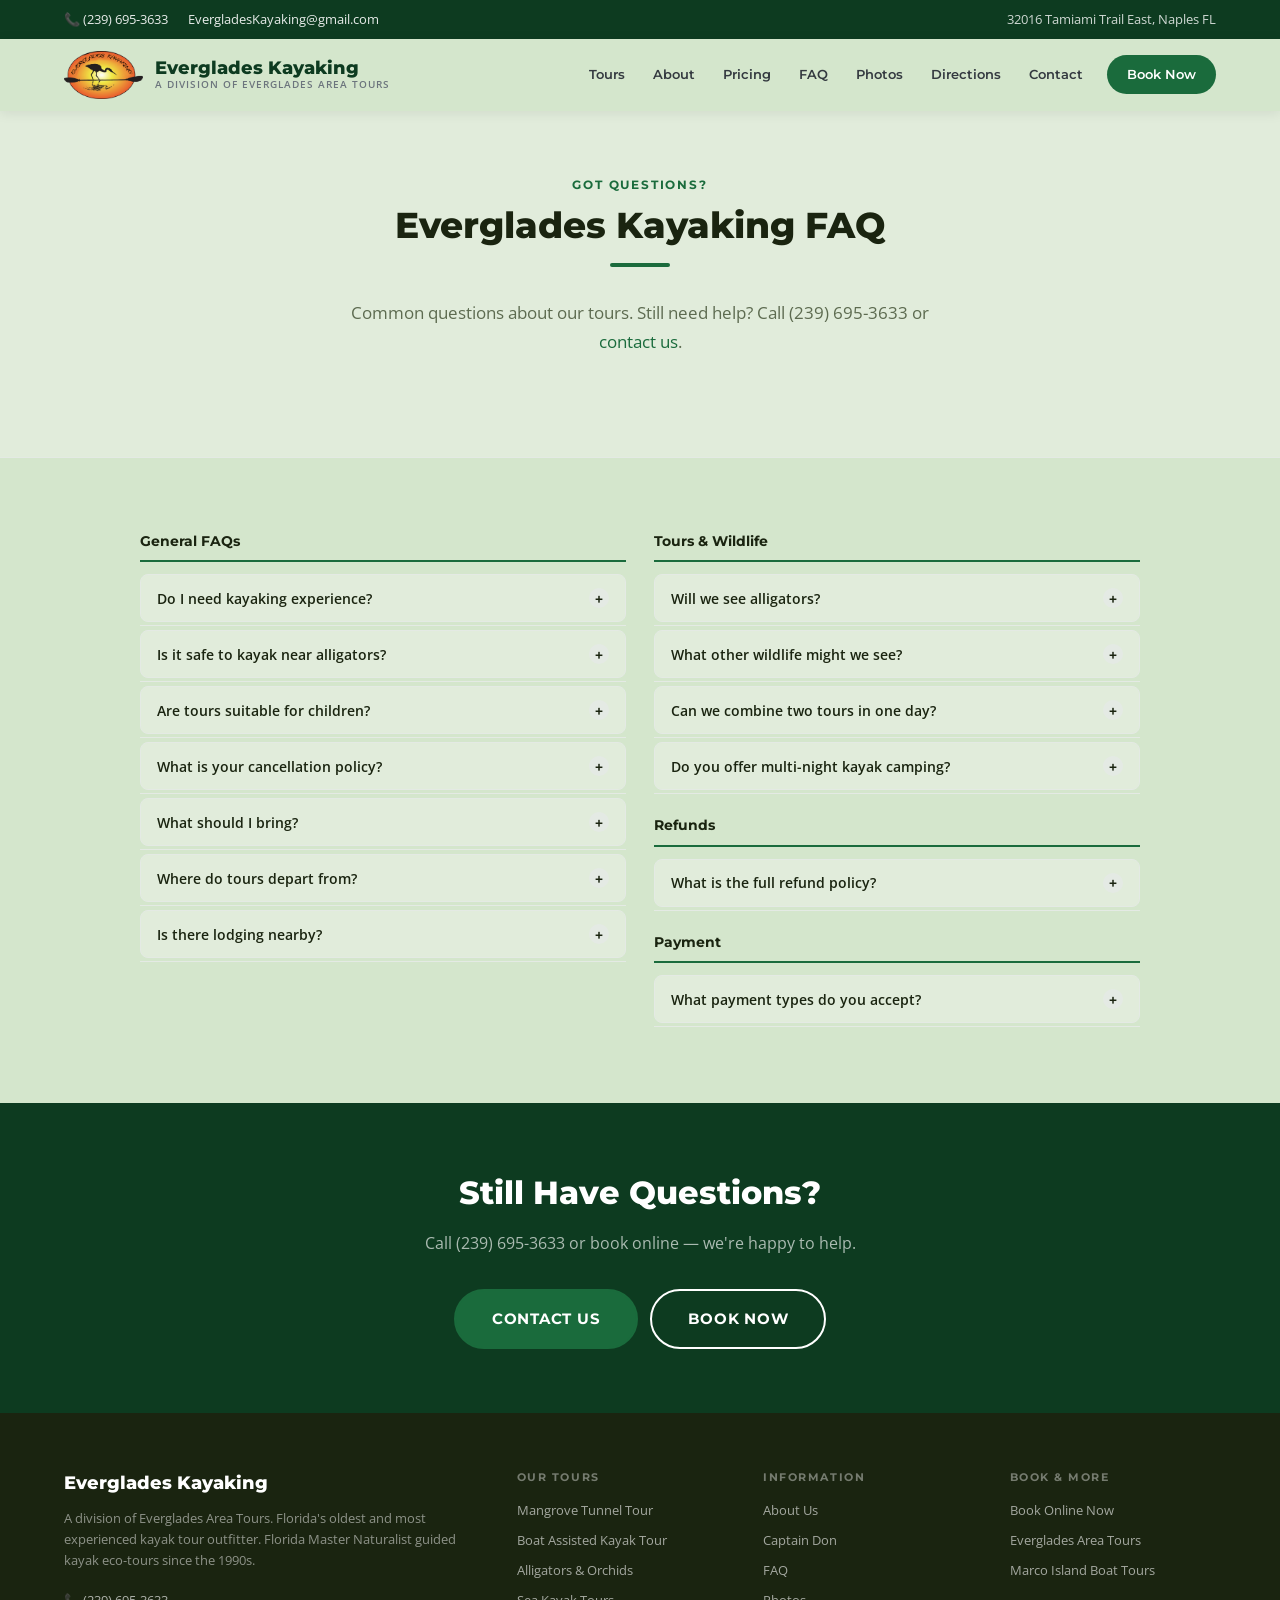
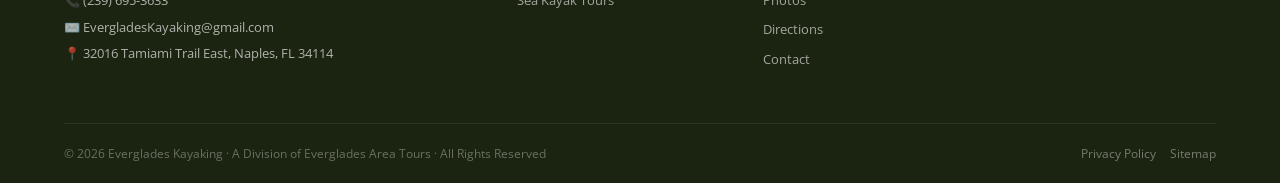
<file: faq.htm>
<!DOCTYPE html><html lang="en"><head><meta charset="UTF-8"><meta name="viewport" content="width=device-width, initial-scale=1.0">
<link rel="canonical" href="https://www.evergladeskayaking.com/faq">
<meta name="description" content="Frequently asked questions about Everglades Kayaking tours. Safety, pricing, cancellation policy, what to bring, and more."><title>FAQ | Everglades Kayaking</title><link rel="preconnect" href="https://fonts.googleapis.com">
<link href="https://fonts.googleapis.com/css2?family=Montserrat:wght@400;600;700;800&family=Open+Sans:wght@300;400;500;600&display=swap" rel="stylesheet">
<link rel="stylesheet" href="css/main.css"><script type="application/ld+json">{"@context":"https://schema.org","@type":"FAQPage","mainEntity":[{"@type":"Question","name":"Do I need kayaking experience?","acceptedAnswer":{"@type":"Answer","text":"No experience required. We provide full instruction before every tour. Our kayaks are extremely stable and safe for all levels."}},{"@type":"Question","name":"Is it safe to kayak near alligators?","acceptedAnswer":{"@type":"Answer","text":"Yes. Our guides are trained to read alligator behavior and maintain respectful distances. We carry all required safety equipment."}},{"@type":"Question","name":"What is your cancellation policy?","acceptedAnswer":{"@type":"Answer","text":"Cancellations 14+ days before receive a full deposit refund. Within 14 days we offer rescheduling. Within 2 days the full fee may be forfeited."}}]}</script></head><body><div class="topbar"><div class="container"><div class="topbar-left"><a href="tel:2396953633">&#128222; (239) 695-3633</a><a href="mailto:EvergladesKayaking@gmail.com">EvergladesKayaking@gmail.com</a></div><div class="topbar-right"><span>32016 Tamiami Trail East, Naples FL</span></div></div></div><nav class="site-nav"><div class="container"><a href="index.html" class="nav-logo-wrap"><img src="images/ek-logo.png" alt="Everglades Kayaking" class="nav-logo-img"><span class="nav-logo-text">Everglades Kayaking<small>A Division of Everglades Area Tours</small></span></a><button class="nav-toggle" aria-label="Menu">&#9776;</button><div class="nav-menu"><a href="index.html#tours">Tours</a><a href="about-us.htm">About</a><a href="index.html#pricing">Pricing</a><a href="faq.htm">FAQ</a><a href="photos.html">Photos</a><a href="directions.htm">Directions</a><a href="contact.html">Contact</a><a href="https://fareharbor.com/embeds/book/everglades-boattours/?full-items=yes&flow=336425" class="nav-cta">Book Now</a></div></div></nav><div class="about-hero"><div class="container text-center"><div class="section-eyebrow">Got Questions?</div><h1 class="section-title" style="color:var(--dark);">Everglades Kayaking FAQ</h1><div class="section-rule"></div><p class="section-subtitle">Common questions about our tours. Still need help? Call (239) 695-3633 or <a href="contact.html" style="color:var(--primary);">contact us</a>.</p></div></div><section class="section-pad"><div class="container"><div class="faq-cols" style="max-width:1000px;margin:0 auto;"><div><div class="faq-col-title">General FAQs</div><div class="faq-item"><button class="faq-trigger">Do I need kayaking experience?<span class="faq-icon">+</span></button><div class="faq-answer">No experience required. We provide full instruction before every tour. Our kayaks are extremely stable and comfortable for all levels including complete beginners.</div></div><div class="faq-item"><button class="faq-trigger">Is it safe to kayak near alligators?<span class="faq-icon">+</span></button><div class="faq-answer">Absolutely &mdash; and it&rsquo;s one of the most remarkable wildlife experiences you&rsquo;ll ever have. Our guides are trained to read alligator behavior and we maintain safe, respectful distances. We carry all required Coast Guard and National Park Service safety equipment.</div></div><div class="faq-item"><button class="faq-trigger">Are tours suitable for children?<span class="faq-icon">+</span></button><div class="faq-answer">Yes. Children particularly enjoy our tours due to the variety of activities and wildlife encounters. Single and tandem kayaks available so children can paddle with a parent or guide.</div></div><div class="faq-item"><button class="faq-trigger">What is your cancellation policy?<span class="faq-icon">+</span></button><div class="faq-answer">Cancellations prior to 14 days from the tour date receive a full deposit refund. Within 14 days we offer rescheduling. Within 2 days of the tour, the full booking fee may be forfeited or a gift certificate issued at our discretion.</div></div><div class="faq-item"><button class="faq-trigger">What should I bring?<span class="faq-icon">+</span></button><div class="faq-answer">Sunscreen, water, snacks, hat, sunglasses, closed-toe shoes or sandals, camera or waterproof phone case, bug spray for dawn/dusk tours, and a light jacket for cool mornings.</div></div><div class="faq-item"><button class="faq-trigger">Where do tours depart from?<span class="faq-icon">+</span></button><div class="faq-answer">Tours depart from our location at 32016 Tamiami Trail East, Naples FL. Check your booking confirmation for the exact meeting location for your specific tour.</div></div><div class="faq-item"><button class="faq-trigger">Is there lodging nearby?<span class="faq-icon">+</span></button><div class="faq-answer">Yes &mdash; the Dolphin View is a waterfront 5th wheel directly on the water just steps from the tours. Other options include Outdoor Resorts, Chokoloskee Island Park, The Everglades City Motel, The Captain&#39;s Table, River Wilderness, and the Ivey House.</div></div></div><div><div class="faq-col-title">Tours &amp; Wildlife</div><div class="faq-item"><button class="faq-trigger">Will we see alligators?<span class="faq-icon">+</span></button><div class="faq-answer">Alligators are commonly seen on our mangrove tunnel and morning tours. The stealthy kayaks allow us to observe them from close, respectful distances impossible from a power boat.</div></div><div class="faq-item"><button class="faq-trigger">What other wildlife might we see?<span class="faq-icon">+</span></button><div class="faq-answer">River otters, turtles, raptors, wading birds, songbirds, orchids, bromeliads &mdash; and on boat assisted tours: dolphins, manatees, bald eagles, roseate spoonbills, sea turtles, and more.</div></div><div class="faq-item"><button class="faq-trigger">Can we combine two tours in one day?<span class="faq-icon">+</span></button><div class="faq-answer">Yes &mdash; many guests combine a morning Mangrove Tunnel tour with an afternoon Boat Assisted Kayak tour. Alligators in the morning. Dolphins in the afternoon. It&rsquo;s a full-day immersive Everglades experience.</div></div><div class="faq-item"><button class="faq-trigger">Do you offer multi-night kayak camping?<span class="faq-icon">+</span></button><div class="faq-answer">Yes &mdash; Captain Don McCumber leads multi-night kayak camping expeditions into the Everglades backcountry. Contact us for details.</div></div><div class="faq-col-title" style="margin-top:20px;">Refunds</div><div class="faq-item"><button class="faq-trigger">What is the full refund policy?<span class="faq-icon">+</span></button><div class="faq-answer">Full deposit refund with 14+ days notice. Within 14 days, rescheduling offered. Within 2 days, gift certificate may be issued at our discretion. Weather cancellations are always rescheduled at no charge.</div></div><div class="faq-col-title" style="margin-top:20px;">Payment</div><div class="faq-item"><button class="faq-trigger">What payment types do you accept?<span class="faq-icon">+</span></button><div class="faq-answer">All major credit and debit cards through our secure FareHarbor online booking system.</div></div></div></div></div></section><div class="cta-banner"><div class="container"><h2>Still Have Questions?</h2><p>Call (239) 695-3633 or book online &mdash; we&#39;re happy to help.</p><a href="contact.html" class="btn btn-primary btn-lg" style="margin-right:12px;">Contact Us</a><a href="https://fareharbor.com/embeds/book/everglades-boattours/?full-items=yes&flow=336425" class="btn btn-outline-white btn-lg">Book Now</a></div></div><footer class="site-footer"><div class="container"><div class="footer-grid"><div><div class="footer-brand-name">Everglades Kayaking</div><div class="footer-tagline">A division of Everglades Area Tours. Florida&#39;s oldest and most experienced kayak tour outfitter. Florida Master Naturalist guided kayak eco-tours since the 1990s.</div><a href="tel:2396953633" class="footer-contact-item">&#128222; (239) 695-3633</a><a href="mailto:EvergladesKayaking@gmail.com" class="footer-contact-item">&#9993;&#65039; EvergladesKayaking@gmail.com</a><a href="directions.htm" class="footer-contact-item">&#128205; 32016 Tamiami Trail East, Naples, FL 34114</a></div><div class="footer-col"><h4>Our Tours</h4><a href="mangrove-tunnel-kayak-tours.htm">Mangrove Tunnel Tour</a><a href="boat-assisted-kayak-tours.htm">Boat Assisted Kayak Tour</a><a href="everglades-alligators-orchids.htm">Alligators &amp; Orchids</a><a href="sea-kayak.htm">Sea Kayak Tours</a></div><div class="footer-col"><h4>Information</h4><a href="about-us.htm">About Us</a><a href="mccumber.htm">Captain Don</a><a href="faq.htm">FAQ</a><a href="photos.html">Photos</a><a href="directions.htm">Directions</a><a href="contact.html">Contact</a></div><div class="footer-col"><h4>Book &amp; More</h4><a href="https://fareharbor.com/embeds/book/everglades-boattours/?full-items=yes&flow=336425">Book Online Now</a><a href="https://www.evergladesareatours.com">Everglades Area Tours</a><a href="https://www.marcoisland-boattours.com">Marco Island Boat Tours</a></div></div><div class="footer-bottom"><div>&copy; 2026 Everglades Kayaking &middot; A Division of Everglades Area Tours &middot; All Rights Reserved</div><div><a href="privacy.html">Privacy Policy</a><a href="sitemap.xml">Sitemap</a></div></div></div></footer><script src="js/main.js"></script></body></html>
</file>
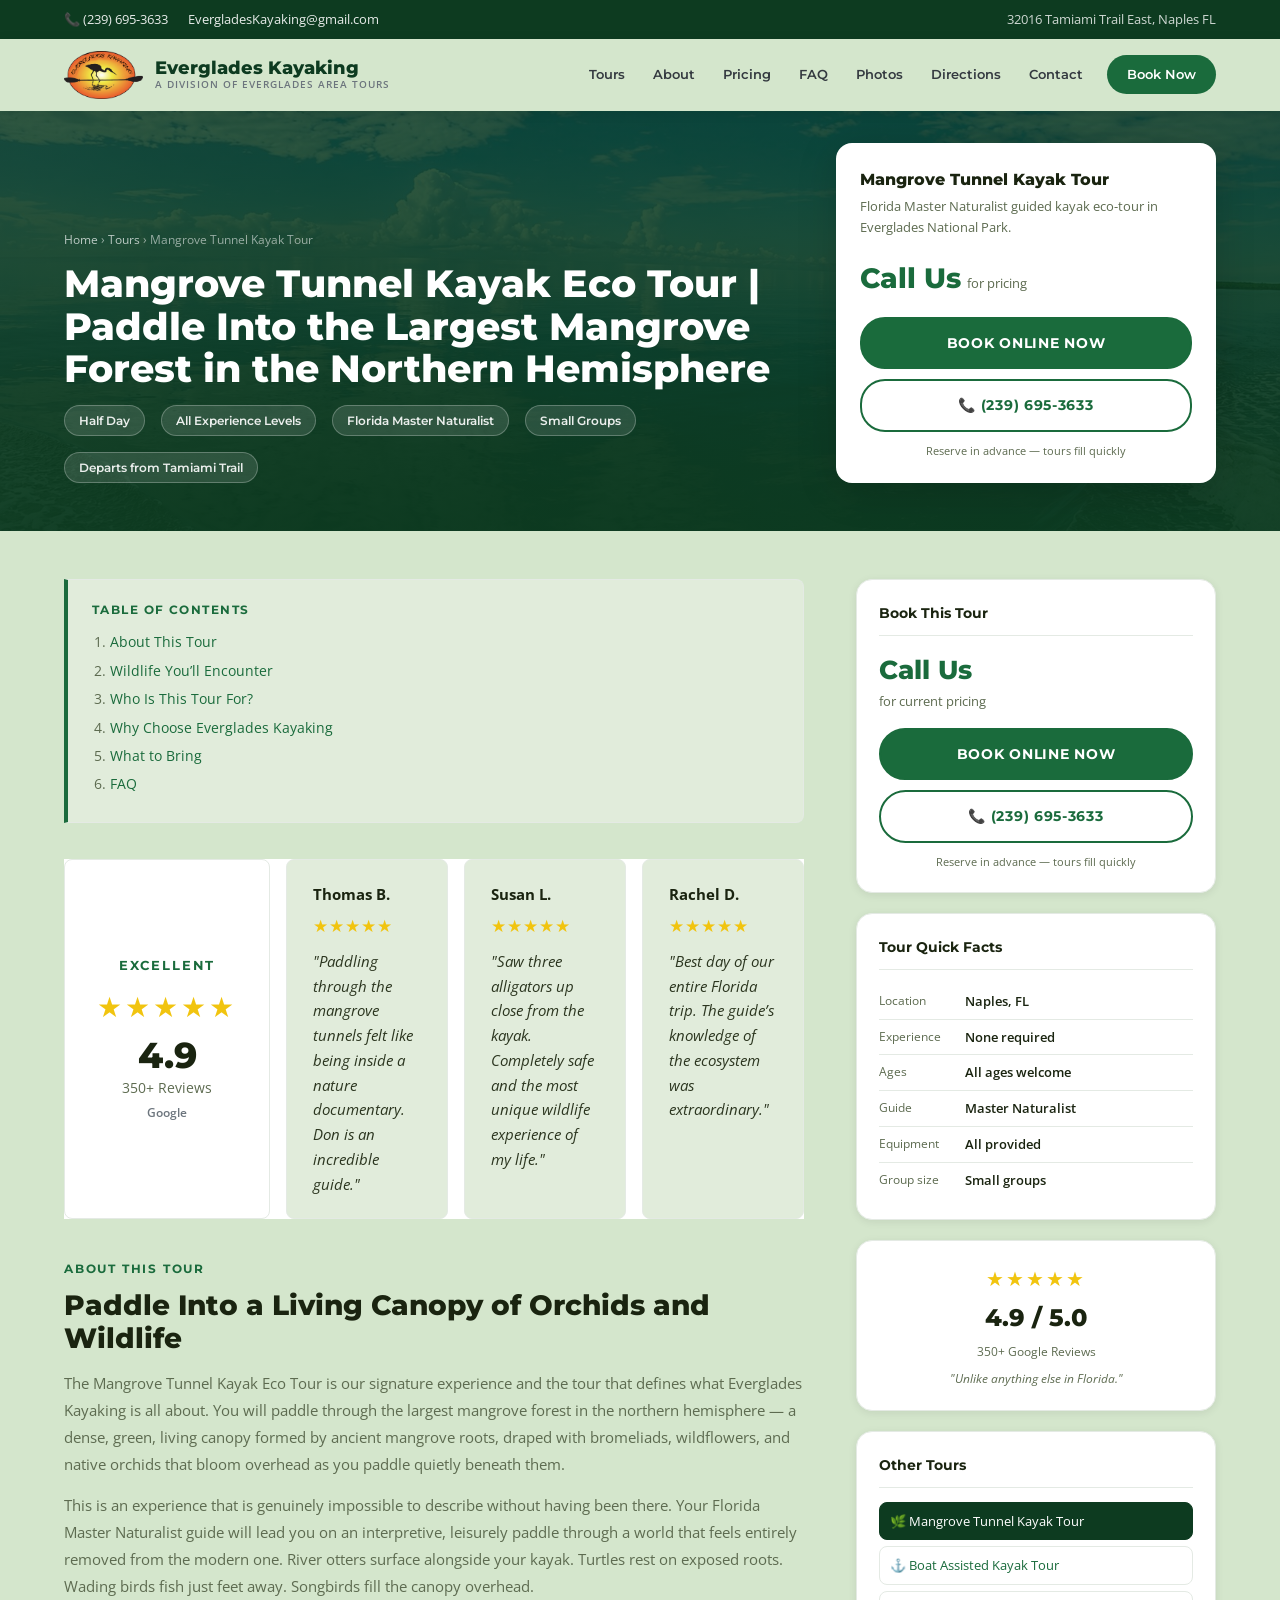
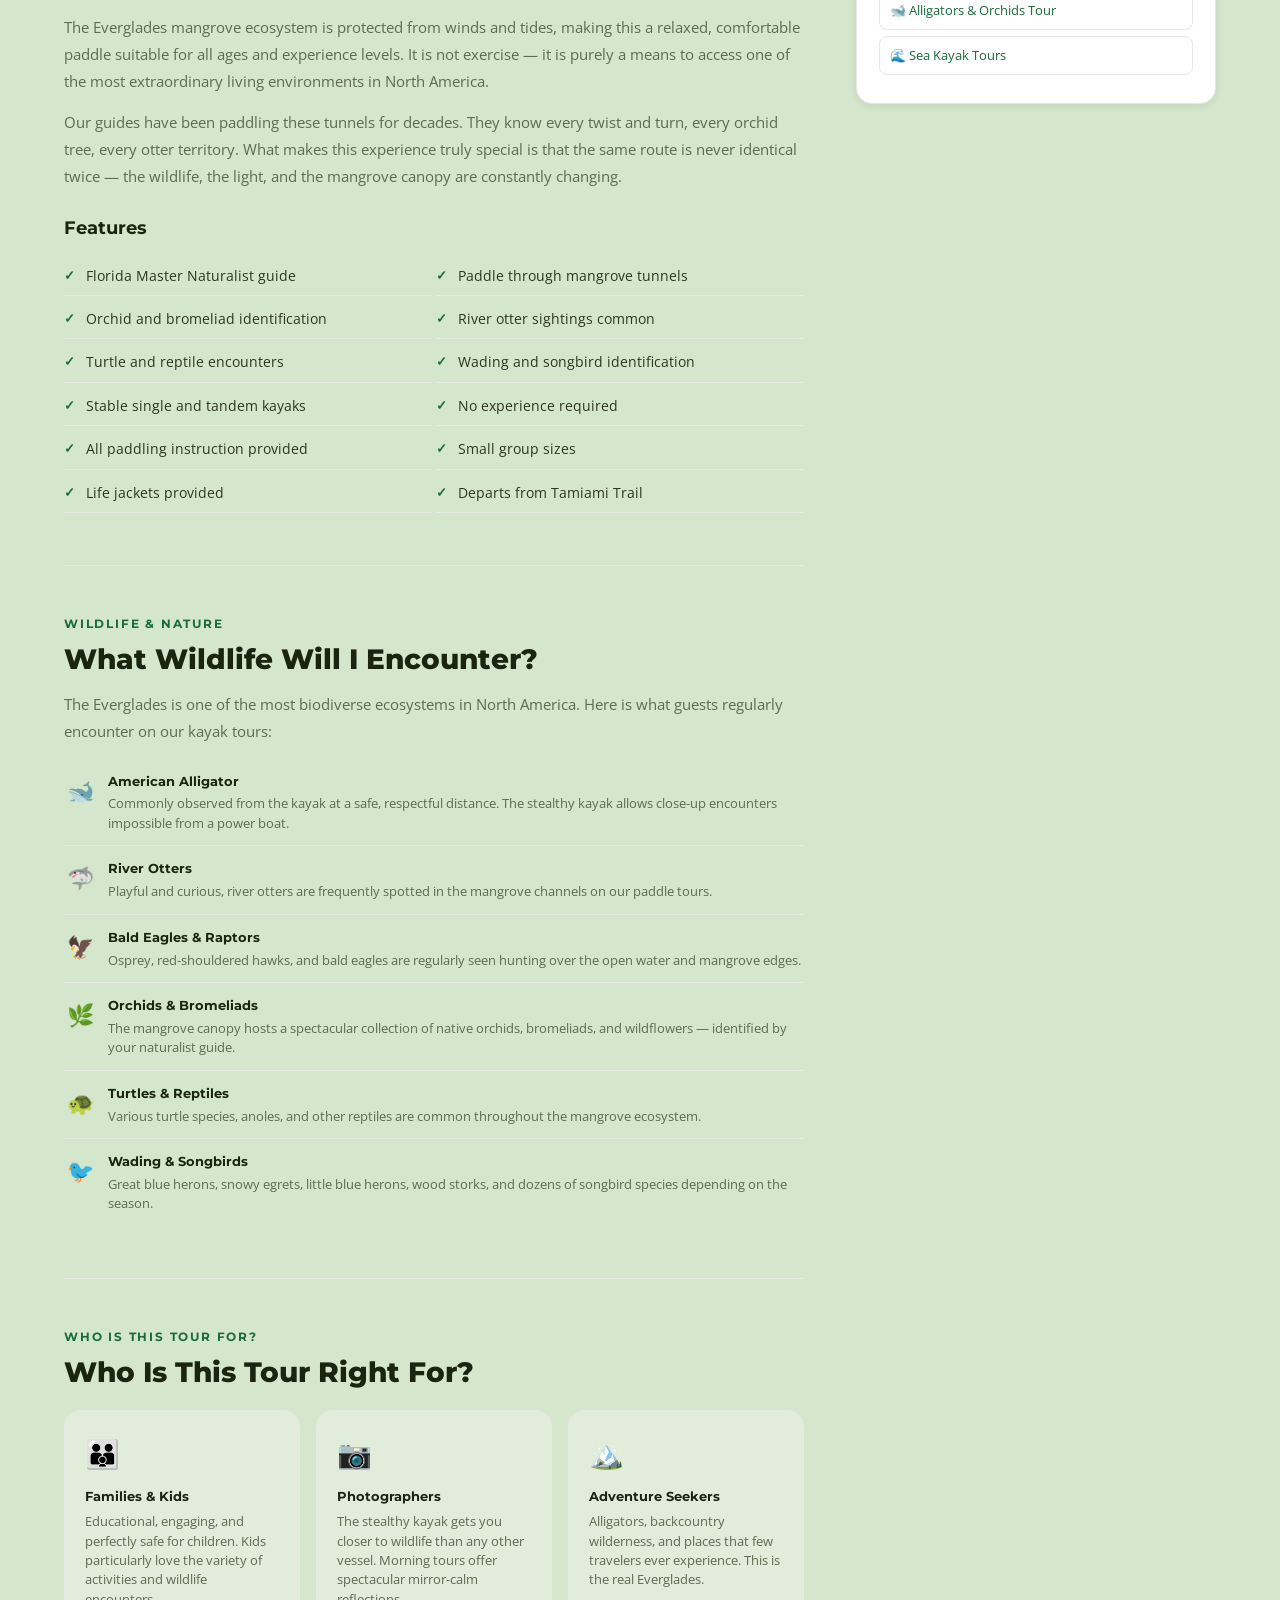
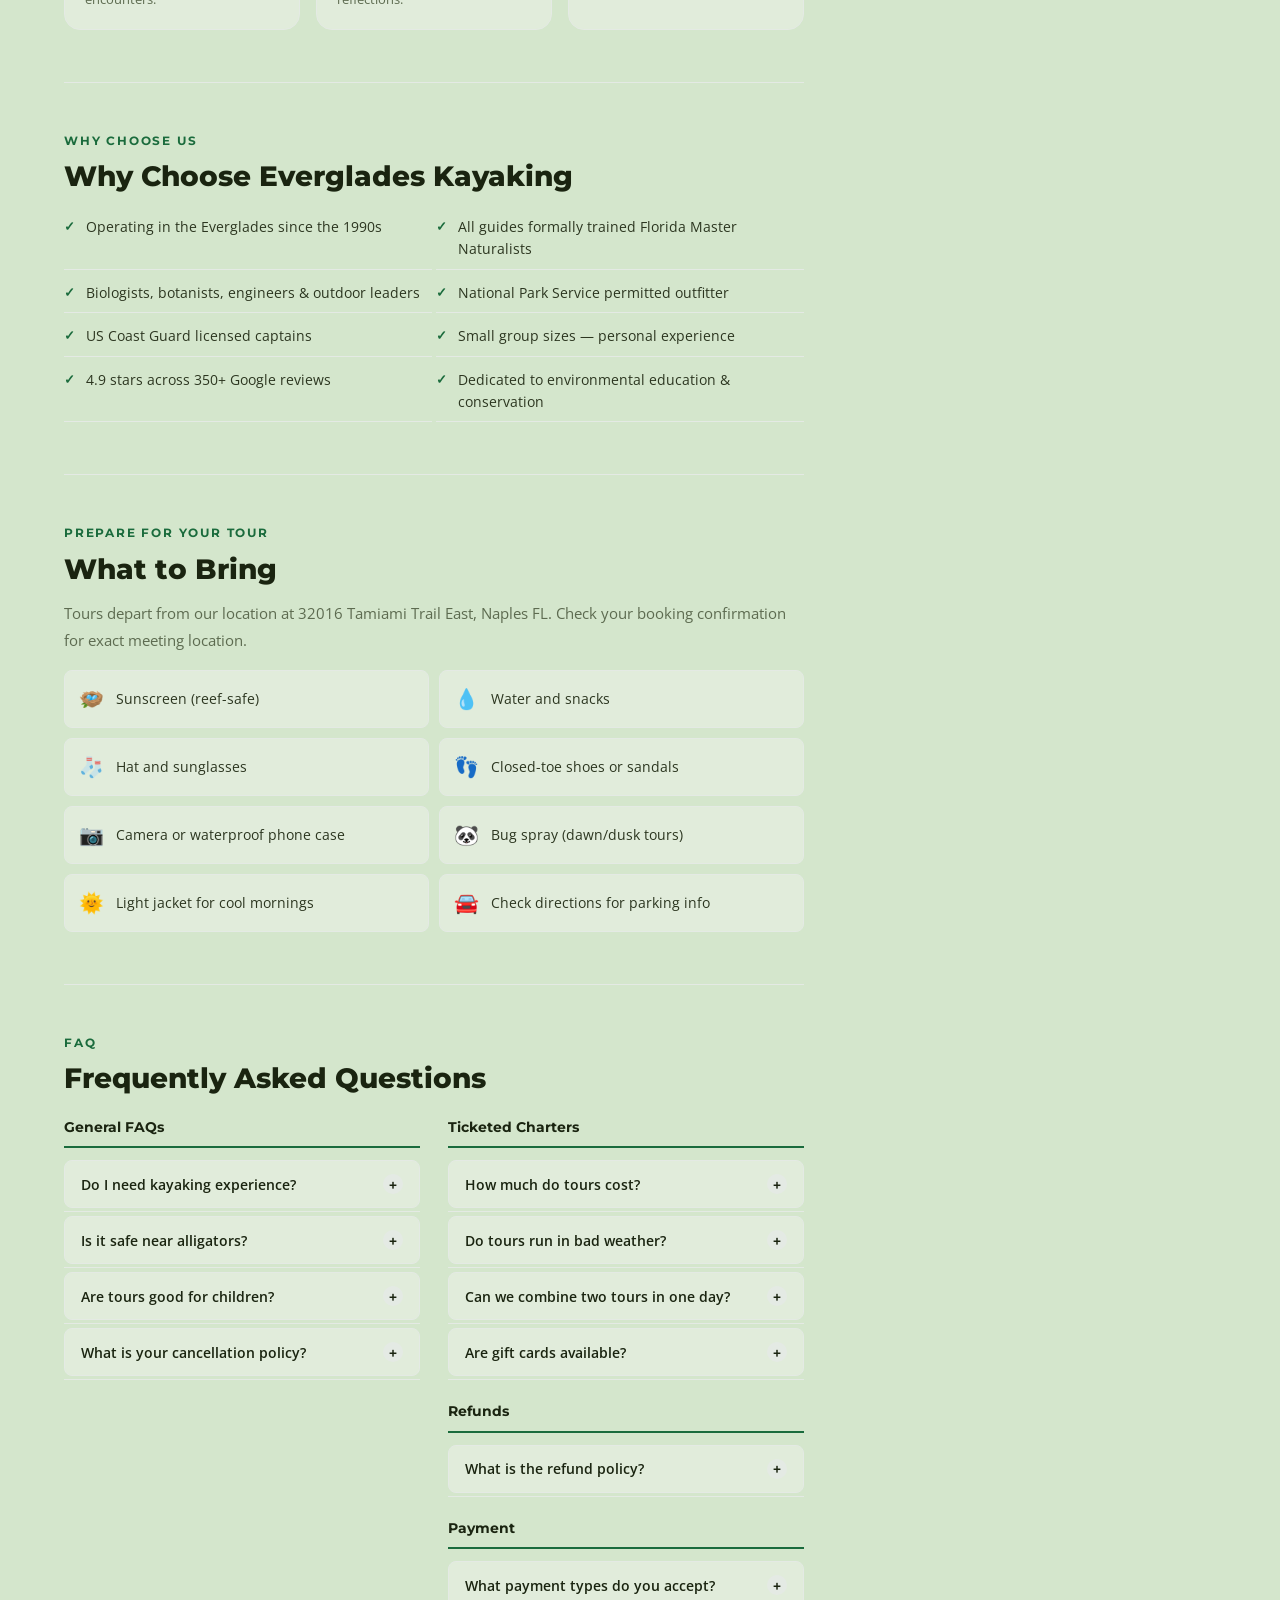
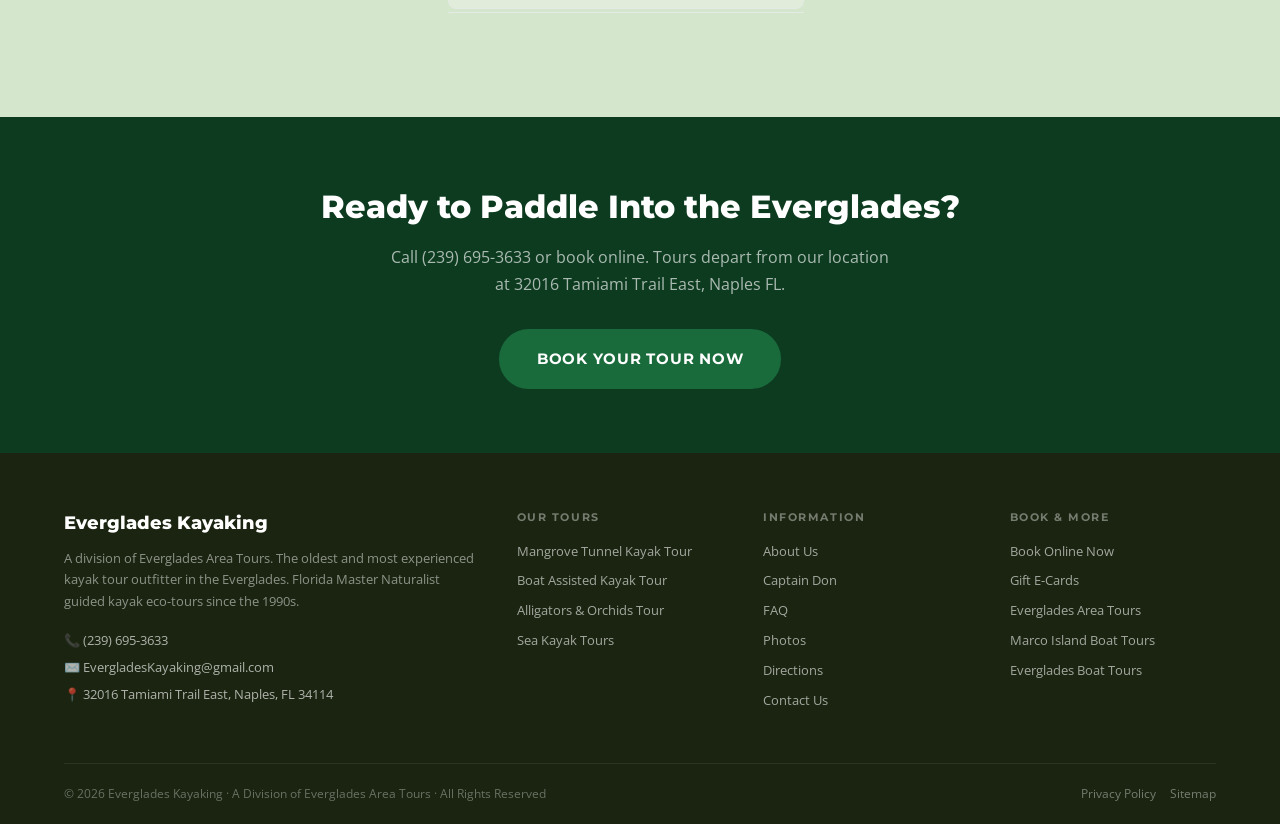
<file: mangrove-tunnel-kayak-tours.htm>
<!DOCTYPE html>
<html lang="en">
<head>
<meta charset="UTF-8"><meta name="viewport" content="width=device-width, initial-scale=1.0">
<link rel="canonical" href="https://www.evergladeskayaking.com/mangrove-tunnel-kayak-tours">

<meta name="description" content="Guided mangrove tunnel kayak eco-tour in the Everglades. Paddle through the largest mangrove forest in the northern hemisphere with a Florida Master Naturalist guide. River otters, turtles, orchids, and wading birds.">
<title>Mangrove Tunnel Kayak Eco Tour | Everglades Kayaking</title>
<link rel="preconnect" href="https://fonts.googleapis.com">
<link href="https://fonts.googleapis.com/css2?family=Montserrat:wght@400;600;700;800&family=Open+Sans:wght@300;400;500;600&display=swap" rel="stylesheet">
<link rel="stylesheet" href="css/main.css">
<script type="application/ld+json">
{"@context":"https://schema.org","@type":"TouristTrip","name":"Mangrove Tunnel Kayak Eco Tour","description":"Guided mangrove tunnel kayak eco-tour in the Everglades. Paddle through the largest mangrove forest in the northern hemisphere with a Florida Master Naturalist guide. River otters, turtles, orchids, and wading birds.","url":"https://www.evergladeskayaking.com/mangrove-tunnel-kayak-tours","provider":{"@type":"TourOperator","name":"Everglades Kayaking","telephone":"+12396953633","url":"https://www.evergladeskayaking.com","address":{"@type":"PostalAddress","streetAddress":"32016 Tamiami Trail East","addressLocality":"Naples","addressRegion":"FL","postalCode":"34114","addressCountry":"US"}},"aggregateRating":{"@type":"AggregateRating","ratingValue":"4.9","reviewCount":"350"}}
</script>
</head>
<body>
<div class="topbar"><div class="container"><div class="topbar-left"><a href="tel:2396953633">&#128222; (239) 695-3633</a><a href="mailto:EvergladesKayaking@gmail.com">EvergladesKayaking@gmail.com</a></div><div class="topbar-right"><span>32016 Tamiami Trail East, Naples FL</span></div></div></div>
<nav class="site-nav"><div class="container"><a href="index.html" class="nav-logo-wrap"><img src="images/ek-logo.png" alt="Everglades Kayaking" class="nav-logo-img"><span class="nav-logo-text">Everglades Kayaking<small>A Division of Everglades Area Tours</small></span></a><button class="nav-toggle" aria-label="Menu">&#9776;</button><div class="nav-menu"><a href="index.html#tours">Tours</a><a href="about-us.htm">About</a><a href="index.html#pricing">Pricing</a><a href="faq.htm">FAQ</a><a href="photos.html">Photos</a><a href="directions.htm">Directions</a><a href="contact.html">Contact</a><a href="https://fareharbor.com/embeds/book/everglades-boattours/?full-items=yes&flow=336425" class="nav-cta">Book Now</a></div></div></nav>
<div class="tour-hero">
  <div class="hero-bg" style="background-image:url('images/tour-hero.jpg');opacity:0.3;"></div>
  <div class="hero-overlay" style="background:linear-gradient(to bottom,rgba(13,59,32,0.5),rgba(13,59,32,0.88));"></div>
  <div class="tour-hero-inner">
    <div class="tour-hero-content">
      <div class="tour-breadcrumb"><a href="index.html">Home</a> &rsaquo; <a href="index.html#tours">Tours</a> &rsaquo; Mangrove Tunnel Kayak Tour</div>
      <h1>Mangrove Tunnel Kayak Eco Tour | Paddle Into the Largest Mangrove Forest in the Northern Hemisphere</h1>
      <div class="tour-hero-meta"><div class="tour-meta-pill">Half Day</div><div class="tour-meta-pill">All Experience Levels</div><div class="tour-meta-pill">Florida Master Naturalist</div><div class="tour-meta-pill">Small Groups</div><div class="tour-meta-pill">Departs from Tamiami Trail</div></div>
    </div>
    <div class="hero-booking-widget">
      <div class="widget-title">Mangrove Tunnel Kayak Tour</div>
      <div class="widget-subtitle">Florida Master Naturalist guided kayak eco-tour in Everglades National Park.</div>
      <div class="widget-price-row"><span class="widget-price">Call Us</span><span class="widget-price-label">for pricing</span></div>
      <a href="https://fareharbor.com/embeds/book/everglades-boattours/?full-items=yes&flow=336425" class="widget-btn">Book Online Now</a>
      <a href="tel:2396953633" class="widget-btn outline">&#128222; (239) 695-3633</a>
      <div class="widget-note">Reserve in advance &mdash; tours fill quickly</div>
    </div>
  </div>
</div>
<div class="tour-body">
  <div class="tour-content">
    <div class="toc-box"><h3>Table of Contents</h3><ol><li><a href="#about">About This Tour</a></li><li><a href="#wildlife">Wildlife You&rsquo;ll Encounter</a></li><li><a href="#who">Who Is This Tour For?</a></li><li><a href="#why">Why Choose Everglades Kayaking</a></li><li><a href="#bring">What to Bring</a></li><li><a href="#faq">FAQ</a></li></ol></div>
    <div class="reviews-strip" style="padding:0;border:none;margin-bottom:36px;"><div style="display:flex;align-items:stretch;gap:16px;flex-wrap:wrap;"><div class="review-excellent-badge"><div class="badge-label">Excellent</div><div class="badge-stars">&#9733;&#9733;&#9733;&#9733;&#9733;</div><div class="badge-score">4.9</div><div class="badge-count">350+ Reviews</div><div class="badge-source">Google</div></div><div class="review-cards-scroll"><div class="review-card-item"><div class="rc-name">Thomas B.</div><div class="rc-stars">&#9733;&#9733;&#9733;&#9733;&#9733;</div><div class="rc-text">"Paddling through the mangrove tunnels felt like being inside a nature documentary. Don is an incredible guide."</div></div><div class="review-card-item"><div class="rc-name">Susan L.</div><div class="rc-stars">&#9733;&#9733;&#9733;&#9733;&#9733;</div><div class="rc-text">"Saw three alligators up close from the kayak. Completely safe and the most unique wildlife experience of my life."</div></div><div class="review-card-item"><div class="rc-name">Rachel D.</div><div class="rc-stars">&#9733;&#9733;&#9733;&#9733;&#9733;</div><div class="rc-text">"Best day of our entire Florida trip. The guide&rsquo;s knowledge of the ecosystem was extraordinary."</div></div></div></div></div>
    <div class="content-section" id="about">
      <div class="section-eyebrow">About This Tour</div>
      <h2 class="content-h2">Paddle Into a Living Canopy of Orchids and Wildlife</h2>
      <p class="content-p">The Mangrove Tunnel Kayak Eco Tour is our signature experience and the tour that defines what Everglades Kayaking is all about. You will paddle through the largest mangrove forest in the northern hemisphere &mdash; a dense, green, living canopy formed by ancient mangrove roots, draped with bromeliads, wildflowers, and native orchids that bloom overhead as you paddle quietly beneath them.</p><p class="content-p">This is an experience that is genuinely impossible to describe without having been there. Your Florida Master Naturalist guide will lead you on an interpretive, leisurely paddle through a world that feels entirely removed from the modern one. River otters surface alongside your kayak. Turtles rest on exposed roots. Wading birds fish just feet away. Songbirds fill the canopy overhead.</p><p class="content-p">The Everglades mangrove ecosystem is protected from winds and tides, making this a relaxed, comfortable paddle suitable for all ages and experience levels. It is not exercise &mdash; it is purely a means to access one of the most extraordinary living environments in North America.</p><p class="content-p">Our guides have been paddling these tunnels for decades. They know every twist and turn, every orchid tree, every otter territory. What makes this experience truly special is that the same route is never identical twice &mdash; the wildlife, the light, and the mangrove canopy are constantly changing.</p>
      <h3 style="font-family:var(--font-head);font-size:18px;color:var(--dark);margin:24px 0 12px;">Features</h3>
      <ul class="feature-list"><li>Florida Master Naturalist guide</li><li>Paddle through mangrove tunnels</li><li>Orchid and bromeliad identification</li><li>River otter sightings common</li><li>Turtle and reptile encounters</li><li>Wading and songbird identification</li><li>Stable single and tandem kayaks</li><li>No experience required</li><li>All paddling instruction provided</li><li>Small group sizes</li><li>Life jackets provided</li><li>Departs from Tamiami Trail</li></ul>
    </div>
    <div class="content-rule"></div>
    <div class="content-section" id="wildlife">
      <div class="section-eyebrow">Wildlife &amp; Nature</div>
      <h2 class="content-h2">What Wildlife Will I Encounter?</h2>
      <p class="content-p">The Everglades is one of the most biodiverse ecosystems in North America. Here is what guests regularly encounter on our kayak tours:</p>
      <div class="wildlife-items">
        <div class="wildlife-item"><div class="wi-icon">&#128011;</div><div><div class="wi-name">American Alligator</div><div class="wi-desc">Commonly observed from the kayak at a safe, respectful distance. The stealthy kayak allows close-up encounters impossible from a power boat.</div></div></div>
        <div class="wildlife-item"><div class="wi-icon">&#129416;</div><div><div class="wi-name">River Otters</div><div class="wi-desc">Playful and curious, river otters are frequently spotted in the mangrove channels on our paddle tours.</div></div></div>
        <div class="wildlife-item"><div class="wi-icon">&#129413;</div><div><div class="wi-name">Bald Eagles &amp; Raptors</div><div class="wi-desc">Osprey, red-shouldered hawks, and bald eagles are regularly seen hunting over the open water and mangrove edges.</div></div></div>
        <div class="wildlife-item"><div class="wi-icon">&#127807;</div><div><div class="wi-name">Orchids &amp; Bromeliads</div><div class="wi-desc">The mangrove canopy hosts a spectacular collection of native orchids, bromeliads, and wildflowers — identified by your naturalist guide.</div></div></div>
        <div class="wildlife-item"><div class="wi-icon">&#128034;</div><div><div class="wi-name">Turtles &amp; Reptiles</div><div class="wi-desc">Various turtle species, anoles, and other reptiles are common throughout the mangrove ecosystem.</div></div></div>
        <div class="wildlife-item"><div class="wi-icon">&#128038;</div><div><div class="wi-name">Wading &amp; Songbirds</div><div class="wi-desc">Great blue herons, snowy egrets, little blue herons, wood storks, and dozens of songbird species depending on the season.</div></div></div>
      </div>
    </div>
    <div class="content-rule"></div>
    <div class="content-section" id="who">
      <div class="section-eyebrow">Who Is This Tour For?</div>
      <h2 class="content-h2">Who Is This Tour Right For?</h2>
      <div class="audience-grid">
        <div class="audience-card"><div class="ac-icon">&#128106;</div><div class="ac-title">Families &amp; Kids</div><div class="ac-text">Educational, engaging, and perfectly safe for children. Kids particularly love the variety of activities and wildlife encounters.</div></div>
        <div class="audience-card"><div class="ac-icon">&#128247;</div><div class="ac-title">Photographers</div><div class="ac-text">The stealthy kayak gets you closer to wildlife than any other vessel. Morning tours offer spectacular mirror-calm reflections.</div></div>
        <div class="audience-card"><div class="ac-icon">&#127956;&#65039;</div><div class="ac-title">Adventure Seekers</div><div class="ac-text">Alligators, backcountry wilderness, and places that few travelers ever experience. This is the real Everglades.</div></div>
      </div>
    </div>
    <div class="content-rule"></div>
    <div class="content-section" id="why">
      <div class="section-eyebrow">Why Choose Us</div>
      <h2 class="content-h2">Why Choose Everglades Kayaking</h2>
      <ul class="feature-list">
        <li>Operating in the Everglades since the 1990s</li>
        <li>All guides formally trained Florida Master Naturalists</li>
        <li>Biologists, botanists, engineers &amp; outdoor leaders</li>
        <li>National Park Service permitted outfitter</li>
        <li>US Coast Guard licensed captains</li>
        <li>Small group sizes &mdash; personal experience</li>
        <li>4.9 stars across 350+ Google reviews</li>
        <li>Dedicated to environmental education &amp; conservation</li>
      </ul>
    </div>
    <div class="content-rule"></div>
    <div class="content-section" id="bring">
      <div class="section-eyebrow">Prepare for Your Tour</div>
      <h2 class="content-h2">What to Bring</h2>
      <p class="content-p">Tours depart from our location at 32016 Tamiami Trail East, Naples FL. Check your booking confirmation for exact meeting location.</p>
      <div class="bring-grid">
        <div class="bring-item"><div class="bi-icon">&#129722;</div>Sunscreen (reef-safe)</div>
        <div class="bring-item"><div class="bi-icon">&#128167;</div>Water and snacks</div>
        <div class="bring-item"><div class="bi-icon">&#129510;</div>Hat and sunglasses</div>
        <div class="bring-item"><div class="bi-icon">&#128099;</div>Closed-toe shoes or sandals</div>
        <div class="bring-item"><div class="bi-icon">&#128247;</div>Camera or waterproof phone case</div>
        <div class="bring-item"><div class="bi-icon">&#128060;</div>Bug spray (dawn/dusk tours)</div>
        <div class="bring-item"><div class="bi-icon">&#127774;</div>Light jacket for cool mornings</div>
        <div class="bring-item"><div class="bi-icon">&#128664;</div>Check directions for parking info</div>
      </div>
    </div>
    <div class="content-rule"></div>
    <div class="content-section" id="faq">
      <div class="section-eyebrow">FAQ</div>
      <h2 class="content-h2">Frequently Asked Questions</h2>
      <div class="faq-cols">
        <div>
          <div class="faq-col-title">General FAQs</div>
          <div class="faq-item"><button class="faq-trigger">Do I need kayaking experience?<span class="faq-icon">+</span></button><div class="faq-answer">No experience required. We provide full instruction before every tour. Our kayaks are extremely stable and safe for all levels.</div></div>
          <div class="faq-item"><button class="faq-trigger">Is it safe near alligators?<span class="faq-icon">+</span></button><div class="faq-answer">Yes &mdash; completely safe. Our guides are trained to read alligator behavior and maintain respectful distances. We carry all required safety equipment.</div></div>
          <div class="faq-item"><button class="faq-trigger">Are tours good for children?<span class="faq-icon">+</span></button><div class="faq-answer">Yes. Children particularly enjoy our tours. Single and tandem kayaks available so kids can paddle with a parent.</div></div>
          <div class="faq-item"><button class="faq-trigger">What is your cancellation policy?<span class="faq-icon">+</span></button><div class="faq-answer">Cancellations 14+ days before receive a full deposit refund. Within 14 days we offer rescheduling. Within 2 days the full fee may be forfeited or gift certificate issued.</div></div>
        </div>
        <div>
          <div class="faq-col-title">Ticketed Charters</div>
          <div class="faq-item"><button class="faq-trigger">How much do tours cost?<span class="faq-icon">+</span></button><div class="faq-answer">Call (239) 695-3633 or use our online booking system for current pricing. Pricing varies by tour type and group size.</div></div>
          <div class="faq-item"><button class="faq-trigger">Do tours run in bad weather?<span class="faq-icon">+</span></button><div class="faq-answer">We monitor conditions closely. Tours are rescheduled for severe weather, lightning, or unsafe conditions at no charge.</div></div>
          <div class="faq-item"><button class="faq-trigger">Can we combine two tours in one day?<span class="faq-icon">+</span></button><div class="faq-answer">Yes &mdash; many guests do a morning mangrove tunnel tour and afternoon boat assisted kayak tour for a full-day Everglades experience.</div></div>
          <div class="faq-item"><button class="faq-trigger">Are gift cards available?<span class="faq-icon">+</span></button><div class="faq-answer">Yes &mdash; FareHarbor gift e-cards are available online and never expire.</div></div>
          <div class="faq-col-title" style="margin-top:20px;">Refunds</div>
          <div class="faq-item"><button class="faq-trigger">What is the refund policy?<span class="faq-icon">+</span></button><div class="faq-answer">Full deposit refund with 14+ days notice. Within 14 days, rescheduling offered. Within 2 days, gift certificate may be issued at our discretion.</div></div>
          <div class="faq-col-title" style="margin-top:20px;">Payment</div>
          <div class="faq-item"><button class="faq-trigger">What payment types do you accept?<span class="faq-icon">+</span></button><div class="faq-answer">All major credit and debit cards through our secure FareHarbor online booking system.</div></div>
        </div>
      </div>
    </div>
  </div>
  <div class="tour-sidebar">
    <div class="sidebar-card">
      <div class="sidebar-card-title">Book This Tour</div>
      <div class="sidebar-price">Call Us</div>
      <div class="sidebar-price-label">for current pricing</div>
      <a href="https://fareharbor.com/embeds/book/everglades-boattours/?full-items=yes&flow=336425" class="btn btn-primary btn-block" style="margin-bottom:10px;">Book Online Now</a>
      <a href="tel:2396953633" class="btn btn-outline btn-block">&#128222; (239) 695-3633</a>
      <div style="font-size:11px;color:var(--text-light);text-align:center;margin-top:10px;">Reserve in advance &mdash; tours fill quickly</div>
    </div>
    <div class="sidebar-card">
      <div class="sidebar-card-title">Tour Quick Facts</div>
      <ul class="quick-fact-list">
        <li><span class="qf-label">Location</span><span class="qf-value">Naples, FL</span></li>
        <li><span class="qf-label">Experience</span><span class="qf-value">None required</span></li>
        <li><span class="qf-label">Ages</span><span class="qf-value">All ages welcome</span></li>
        <li><span class="qf-label">Guide</span><span class="qf-value">Master Naturalist</span></li>
        <li><span class="qf-label">Equipment</span><span class="qf-value">All provided</span></li>
        <li><span class="qf-label">Group size</span><span class="qf-value">Small groups</span></li>
      </ul>
    </div>
    <div class="sidebar-card trust-block">
      <div class="trust-stars">&#9733;&#9733;&#9733;&#9733;&#9733;</div>
      <div class="trust-score">4.9 / 5.0</div>
      <div class="trust-label">350+ Google Reviews</div>
      <div class="trust-quote">"Unlike anything else in Florida."</div>
    </div>
    <div class="sidebar-card"><div class="sidebar-card-title">Other Tours</div><div class="other-tours-list"><a href="mangrove-tunnel-kayak-tours.htm" class="current">&#127807; Mangrove Tunnel Kayak Tour</a><a href="boat-assisted-kayak-tours.htm">&#9875;&#65039; Boat Assisted Kayak Tour</a><a href="everglades-alligators-orchids.htm">&#128011; Alligators &amp; Orchids Tour</a><a href="sea-kayak.htm">&#127754; Sea Kayak Tours</a></div></div>
  </div>
</div>
<div class="cta-banner"><div class="container"><h2>Ready to Paddle Into the Everglades?</h2><p>Call (239) 695-3633 or book online. Tours depart from our location at 32016 Tamiami Trail East, Naples FL.</p><a href="https://fareharbor.com/embeds/book/everglades-boattours/?full-items=yes&flow=336425" class="btn btn-primary btn-lg">Book Your Tour Now</a></div></div>
<footer class="site-footer"><div class="container"><div class="footer-grid"><div><div class="footer-brand-name">Everglades Kayaking</div><div class="footer-tagline">A division of Everglades Area Tours. The oldest and most experienced kayak tour outfitter in the Everglades. Florida Master Naturalist guided kayak eco-tours since the 1990s.</div><a href="tel:2396953633" class="footer-contact-item">&#128222; (239) 695-3633</a><a href="mailto:EvergladesKayaking@gmail.com" class="footer-contact-item">&#9993;&#65039; EvergladesKayaking@gmail.com</a><a href="directions.htm" class="footer-contact-item">&#128205; 32016 Tamiami Trail East, Naples, FL 34114</a></div><div class="footer-col"><h4>Our Tours</h4><a href="mangrove-tunnel-kayak-tours.htm">Mangrove Tunnel Kayak Tour</a><a href="boat-assisted-kayak-tours.htm">Boat Assisted Kayak Tour</a><a href="everglades-alligators-orchids.htm">Alligators &amp; Orchids Tour</a><a href="sea-kayak.htm">Sea Kayak Tours</a></div><div class="footer-col"><h4>Information</h4><a href="about-us.htm">About Us</a><a href="mccumber.htm">Captain Don</a><a href="faq.htm">FAQ</a><a href="photos.html">Photos</a><a href="directions.htm">Directions</a><a href="contact.html">Contact Us</a></div><div class="footer-col"><h4>Book &amp; More</h4><a href="https://fareharbor.com/embeds/book/everglades-boattours/?full-items=yes&flow=336425">Book Online Now</a><a href="https://fareharbor.com/embeds/book/everglades-boattours/items/201277/?full-items=yes&flow=319933">Gift E-Cards</a><a href="https://www.evergladesareatours.com">Everglades Area Tours</a><a href="https://www.marcoisland-boattours.com">Marco Island Boat Tours</a><a href="https://www.everglades-boattours.com">Everglades Boat Tours</a></div></div><div class="footer-bottom"><div>&copy; 2026 Everglades Kayaking &middot; A Division of Everglades Area Tours &middot; All Rights Reserved</div><div><a href="privacy.html">Privacy Policy</a><a href="sitemap.xml">Sitemap</a></div></div></div></footer>
<script src="js/main.js"></script>
</body></html>
</file>
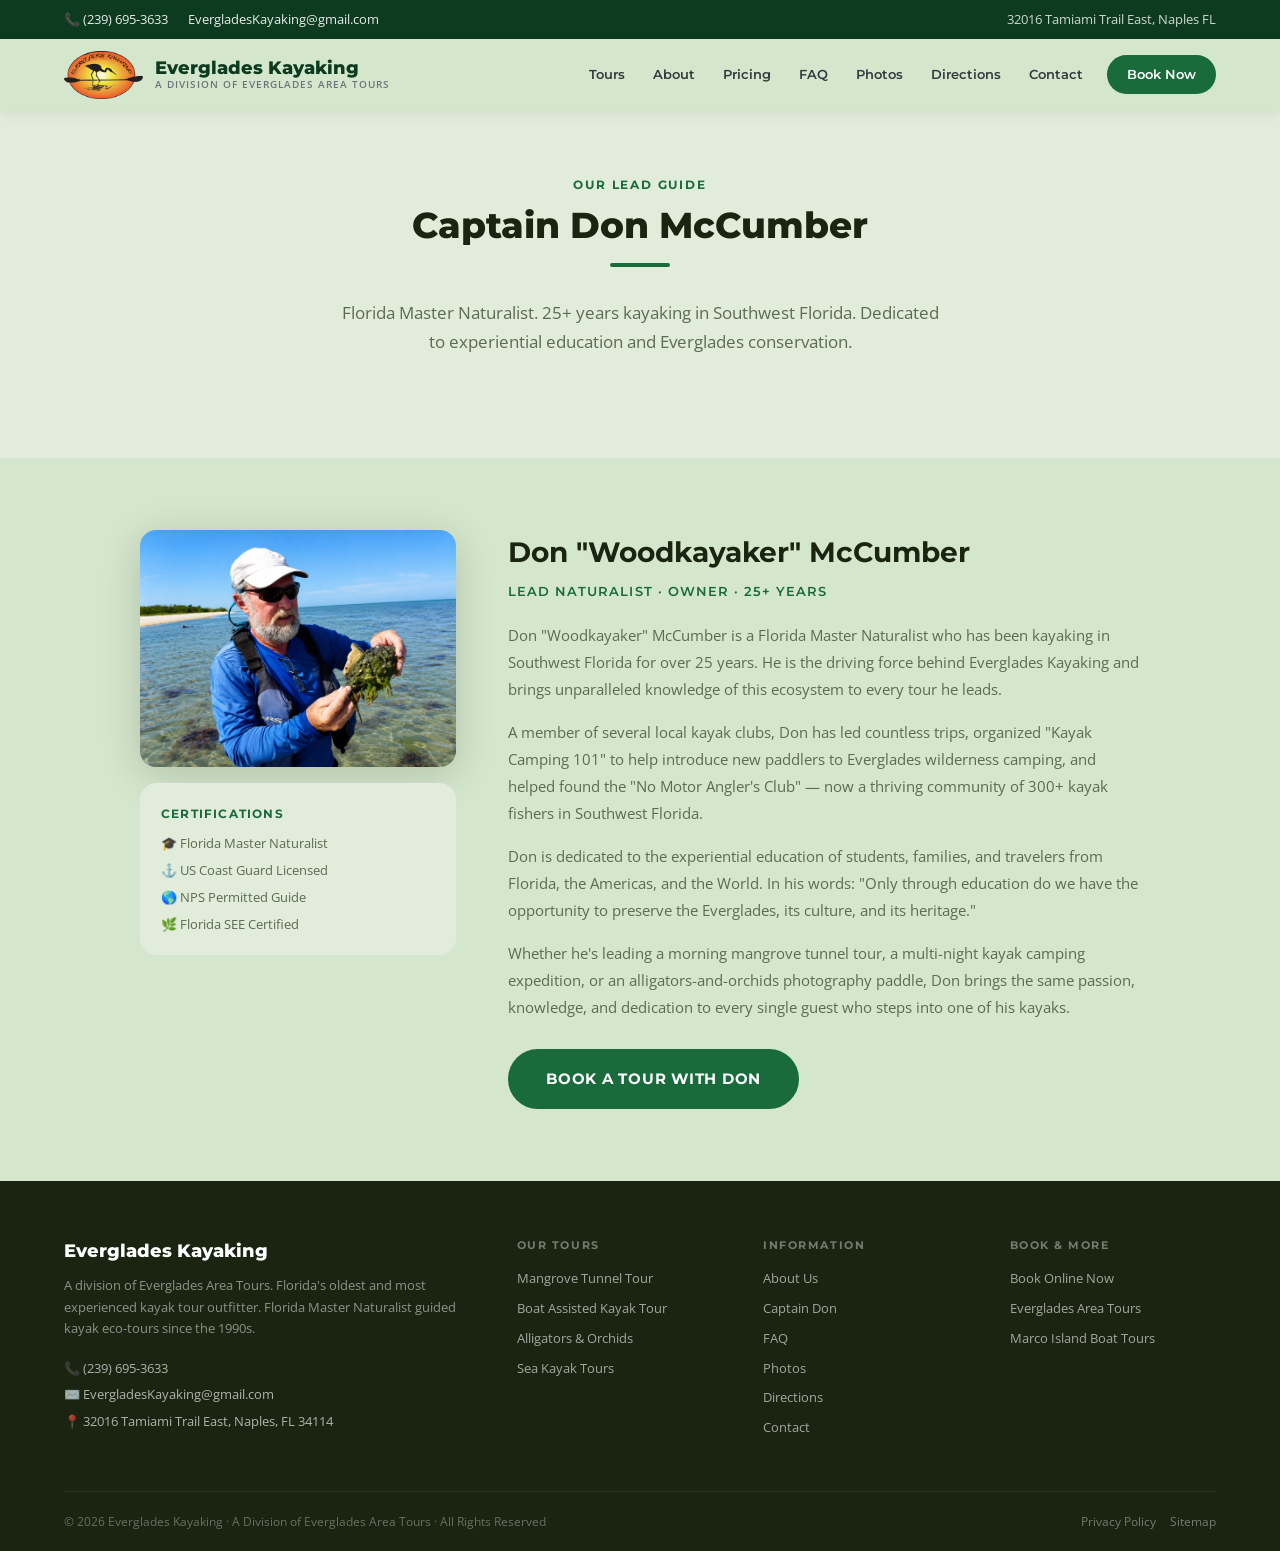
<file: mccumber.htm>
<!DOCTYPE html><html lang="en"><head><meta charset="UTF-8"><meta name="viewport" content="width=device-width, initial-scale=1.0">
<link rel="canonical" href="https://www.evergladeskayaking.com/mccumber">
<meta name="description" content="Captain Don McCumber — Florida Master Naturalist and lead guide at Everglades Kayaking. 25+ years paddling in Southwest Florida."><title>Captain Don McCumber | Everglades Kayaking</title><link rel="preconnect" href="https://fonts.googleapis.com">
<link href="https://fonts.googleapis.com/css2?family=Montserrat:wght@400;600;700;800&family=Open+Sans:wght@300;400;500;600&display=swap" rel="stylesheet">
<link rel="stylesheet" href="css/main.css"></head><body><div class="topbar"><div class="container"><div class="topbar-left"><a href="tel:2396953633">&#128222; (239) 695-3633</a><a href="mailto:EvergladesKayaking@gmail.com">EvergladesKayaking@gmail.com</a></div><div class="topbar-right"><span>32016 Tamiami Trail East, Naples FL</span></div></div></div><nav class="site-nav"><div class="container"><a href="index.html" class="nav-logo-wrap"><img src="images/ek-logo.png" alt="Everglades Kayaking" class="nav-logo-img"><span class="nav-logo-text">Everglades Kayaking<small>A Division of Everglades Area Tours</small></span></a><button class="nav-toggle" aria-label="Menu">&#9776;</button><div class="nav-menu"><a href="index.html#tours">Tours</a><a href="about-us.htm">About</a><a href="index.html#pricing">Pricing</a><a href="faq.htm">FAQ</a><a href="photos.html">Photos</a><a href="directions.htm">Directions</a><a href="contact.html">Contact</a><a href="https://fareharbor.com/embeds/book/everglades-boattours/?full-items=yes&flow=336425" class="nav-cta">Book Now</a></div></div></nav><div class="about-hero"><div class="container text-center"><div class="section-eyebrow">Our Lead Guide</div><h1 class="section-title" style="color:var(--dark);">Captain Don McCumber</h1><div class="section-rule"></div><p class="section-subtitle">Florida Master Naturalist. 25+ years kayaking in Southwest Florida. Dedicated to experiential education and Everglades conservation.</p></div></div><section class="section-pad"><div class="container"><div style="display:grid;grid-template-columns:1fr 2fr;gap:52px;align-items:start;max-width:1000px;margin:0 auto;"><div><div style="border-radius:var(--radius-lg);overflow:hidden;box-shadow:var(--shadow-lg);"><img src="images/don-mccumber.jpg" width="1448" height="1086" alt="Captain Don McCumber" loading="lazy"></div><div style="background:var(--offwhite);border:1px solid var(--light-gray);border-radius:var(--radius-lg);padding:20px;margin-top:16px;"><div style="font-family:var(--font-head);font-size:12px;font-weight:700;color:var(--primary);letter-spacing:0.1em;text-transform:uppercase;margin-bottom:10px;">Certifications</div><p style="font-size:13px;color:var(--text-light);margin-bottom:6px;">&#127891; Florida Master Naturalist</p><p style="font-size:13px;color:var(--text-light);margin-bottom:6px;">&#9875;&#65039; US Coast Guard Licensed</p><p style="font-size:13px;color:var(--text-light);margin-bottom:6px;">&#127758; NPS Permitted Guide</p><p style="font-size:13px;color:var(--text-light);">&#127807; Florida SEE Certified</p></div></div><div><h2 style="font-family:var(--font-head);font-size:28px;color:var(--dark);margin-bottom:6px;">Don "Woodkayaker" McCumber</h2><div style="font-size:13px;font-weight:600;color:var(--primary);font-family:var(--font-head);letter-spacing:0.08em;text-transform:uppercase;margin-bottom:20px;">Lead Naturalist &middot; Owner &middot; 25+ Years</div><p style="font-size:15px;color:var(--text-light);line-height:1.8;margin-bottom:16px;">Don "Woodkayaker" McCumber is a Florida Master Naturalist who has been kayaking in Southwest Florida for over 25 years. He is the driving force behind Everglades Kayaking and brings unparalleled knowledge of this ecosystem to every tour he leads.</p><p style="font-size:15px;color:var(--text-light);line-height:1.8;margin-bottom:16px;">A member of several local kayak clubs, Don has led countless trips, organized "Kayak Camping 101" to help introduce new paddlers to Everglades wilderness camping, and helped found the "No Motor Angler&#39;s Club" &mdash; now a thriving community of 300+ kayak fishers in Southwest Florida.</p><p style="font-size:15px;color:var(--text-light);line-height:1.8;margin-bottom:16px;">Don is dedicated to the experiential education of students, families, and travelers from Florida, the Americas, and the World. In his words: "Only through education do we have the opportunity to preserve the Everglades, its culture, and its heritage."</p><p style="font-size:15px;color:var(--text-light);line-height:1.8;">Whether he&#39;s leading a morning mangrove tunnel tour, a multi-night kayak camping expedition, or an alligators-and-orchids photography paddle, Don brings the same passion, knowledge, and dedication to every single guest who steps into one of his kayaks.</p><div style="margin-top:28px;"><a href="https://fareharbor.com/embeds/book/everglades-boattours/?full-items=yes&flow=336425" class="btn btn-primary btn-lg">Book a Tour With Don</a></div></div></div></div></section><footer class="site-footer"><div class="container"><div class="footer-grid"><div><div class="footer-brand-name">Everglades Kayaking</div><div class="footer-tagline">A division of Everglades Area Tours. Florida&#39;s oldest and most experienced kayak tour outfitter. Florida Master Naturalist guided kayak eco-tours since the 1990s.</div><a href="tel:2396953633" class="footer-contact-item">&#128222; (239) 695-3633</a><a href="mailto:EvergladesKayaking@gmail.com" class="footer-contact-item">&#9993;&#65039; EvergladesKayaking@gmail.com</a><a href="directions.htm" class="footer-contact-item">&#128205; 32016 Tamiami Trail East, Naples, FL 34114</a></div><div class="footer-col"><h4>Our Tours</h4><a href="mangrove-tunnel-kayak-tours.htm">Mangrove Tunnel Tour</a><a href="boat-assisted-kayak-tours.htm">Boat Assisted Kayak Tour</a><a href="everglades-alligators-orchids.htm">Alligators &amp; Orchids</a><a href="sea-kayak.htm">Sea Kayak Tours</a></div><div class="footer-col"><h4>Information</h4><a href="about-us.htm">About Us</a><a href="mccumber.htm">Captain Don</a><a href="faq.htm">FAQ</a><a href="photos.html">Photos</a><a href="directions.htm">Directions</a><a href="contact.html">Contact</a></div><div class="footer-col"><h4>Book &amp; More</h4><a href="https://fareharbor.com/embeds/book/everglades-boattours/?full-items=yes&flow=336425">Book Online Now</a><a href="https://www.evergladesareatours.com">Everglades Area Tours</a><a href="https://www.marcoisland-boattours.com">Marco Island Boat Tours</a></div></div><div class="footer-bottom"><div>&copy; 2026 Everglades Kayaking &middot; A Division of Everglades Area Tours &middot; All Rights Reserved</div><div><a href="privacy.html">Privacy Policy</a><a href="sitemap.xml">Sitemap</a></div></div></div></footer><script src="js/main.js"></script></body></html>
</file>
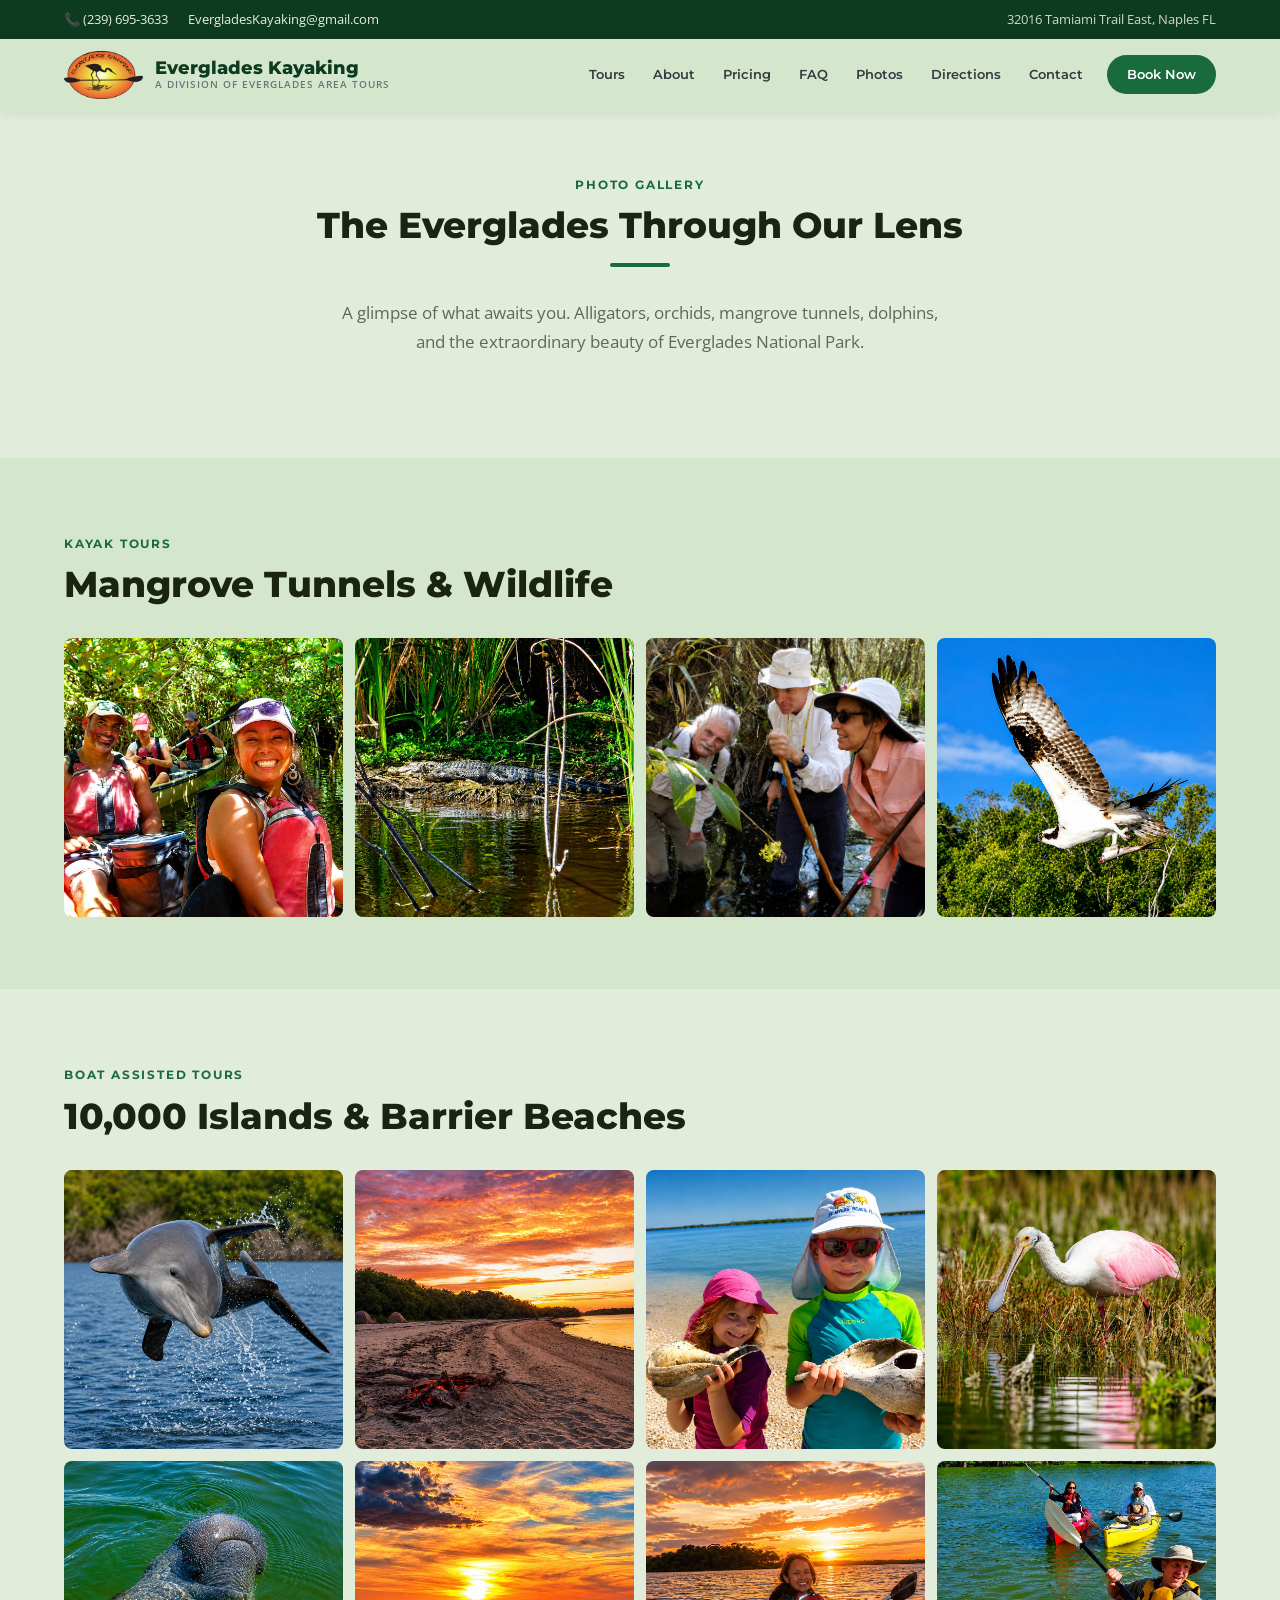
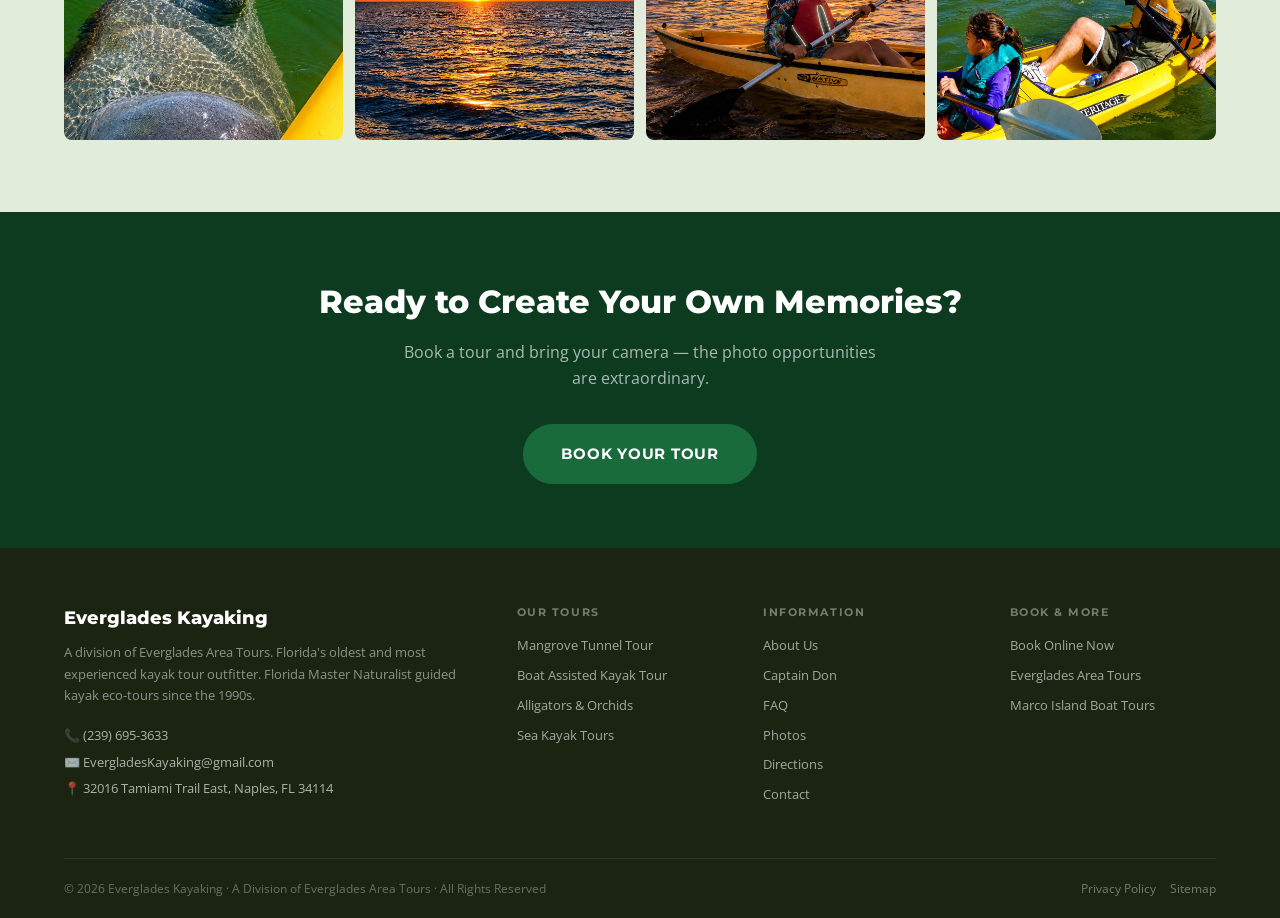
<file: photos.html>
<!DOCTYPE html><html lang="en"><head><meta charset="UTF-8"><meta name="viewport" content="width=device-width, initial-scale=1.0">
<link rel="canonical" href="https://www.evergladeskayaking.com/photos">
<meta name="description" content="Photos from Everglades Kayaking tours — mangrove tunnels, alligators, orchids, dolphins, and the extraordinary wildlife of Everglades National Park."><title>Tour Photos | Everglades Kayaking</title><link rel="preconnect" href="https://fonts.googleapis.com">
<link href="https://fonts.googleapis.com/css2?family=Montserrat:wght@400;600;700;800&family=Open+Sans:wght@300;400;500;600&display=swap" rel="stylesheet">
<link rel="stylesheet" href="css/main.css"></head><body><div class="topbar"><div class="container"><div class="topbar-left"><a href="tel:2396953633">&#128222; (239) 695-3633</a><a href="mailto:EvergladesKayaking@gmail.com">EvergladesKayaking@gmail.com</a></div><div class="topbar-right"><span>32016 Tamiami Trail East, Naples FL</span></div></div></div><nav class="site-nav"><div class="container"><a href="index.html" class="nav-logo-wrap"><img src="images/ek-logo.png" alt="Everglades Kayaking" class="nav-logo-img"><span class="nav-logo-text">Everglades Kayaking<small>A Division of Everglades Area Tours</small></span></a><button class="nav-toggle" aria-label="Menu">&#9776;</button><div class="nav-menu"><a href="index.html#tours">Tours</a><a href="about-us.htm">About</a><a href="index.html#pricing">Pricing</a><a href="faq.htm">FAQ</a><a href="photos.html">Photos</a><a href="directions.htm">Directions</a><a href="contact.html">Contact</a><a href="https://fareharbor.com/embeds/book/everglades-boattours/?full-items=yes&flow=336425" class="nav-cta">Book Now</a></div></div></nav><div class="about-hero"><div class="container text-center"><div class="section-eyebrow">Photo Gallery</div><h1 class="section-title" style="color:var(--dark);">The Everglades Through Our Lens</h1><div class="section-rule"></div><p class="section-subtitle">A glimpse of what awaits you. Alligators, orchids, mangrove tunnels, dolphins, and the extraordinary beauty of Everglades National Park.</p></div></div><section class="section-pad"><div class="container"><div class="section-eyebrow">Kayak Tours</div><h2 class="section-title">Mangrove Tunnels &amp; Wildlife</h2><div class="photo-grid"><div class="photo-item"><img src="images/gallery/mangrove-1.jpg" width="1448" height="1086" alt="Mangrove Tunnel Kayaking" loading="lazy"></div><div class="photo-item"><img src="images/gallery/alligator-1.jpg" width="1448" height="1086" alt="Alligator Everglades" loading="lazy"></div><div class="photo-item"><img src="images/gallery/orchid-1.jpg" width="1254" height="1254" alt="Orchids Everglades" loading="lazy"></div><div class="photo-item"><img src="images/gallery/eagle-1.jpg" width="1467" height="1072" alt="Bald Eagle Everglades" loading="lazy"></div></div></div></section><section class="section-pad bg-light"><div class="container"><div class="section-eyebrow">Boat Assisted Tours</div><h2 class="section-title">10,000 Islands &amp; Barrier Beaches</h2><div class="photo-grid"><div class="photo-item"><img src="images/gallery/dolphin-1.jpg" width="1478" height="1064" alt="Dolphins 10000 Islands" loading="lazy"></div><div class="photo-item"><img src="images/gallery/island-1.jpg" width="1448" height="1086" alt="Barrier Island Florida" loading="lazy"></div><div class="photo-item"><img src="images/gallery/shelling-1.jpg" width="1442" height="1091" alt="Shelling Florida" loading="lazy"></div><div class="photo-item"><img src="images/gallery/spoonbill-1.jpg" width="1567" height="1004" alt="Roseate Spoonbill" loading="lazy"></div><div class="photo-item"><img src="images/gallery/manatee-1.jpg" width="1465" height="1073" alt="Manatee Everglades" loading="lazy"></div><div class="photo-item"><img src="images/gallery/sunset-1.jpg" width="1086" height="1448" alt="Sunset 10000 Islands" loading="lazy"></div><div class="photo-item"><img src="images/gallery/kayak-island-1.jpg" width="1448" height="1086" alt="Kayak Barrier Island" loading="lazy"></div><div class="photo-item"><img src="images/gallery/mangrove-3.jpg" width="1448" height="1086" alt="Mangrove Ecosystem" loading="lazy"></div></div></div></section><div class="cta-banner"><div class="container"><h2>Ready to Create Your Own Memories?</h2><p>Book a tour and bring your camera &mdash; the photo opportunities are extraordinary.</p><a href="https://fareharbor.com/embeds/book/everglades-boattours/?full-items=yes&flow=336425" class="btn btn-primary btn-lg">Book Your Tour</a></div></div><footer class="site-footer"><div class="container"><div class="footer-grid"><div><div class="footer-brand-name">Everglades Kayaking</div><div class="footer-tagline">A division of Everglades Area Tours. Florida&#39;s oldest and most experienced kayak tour outfitter. Florida Master Naturalist guided kayak eco-tours since the 1990s.</div><a href="tel:2396953633" class="footer-contact-item">&#128222; (239) 695-3633</a><a href="mailto:EvergladesKayaking@gmail.com" class="footer-contact-item">&#9993;&#65039; EvergladesKayaking@gmail.com</a><a href="directions.htm" class="footer-contact-item">&#128205; 32016 Tamiami Trail East, Naples, FL 34114</a></div><div class="footer-col"><h4>Our Tours</h4><a href="mangrove-tunnel-kayak-tours.htm">Mangrove Tunnel Tour</a><a href="boat-assisted-kayak-tours.htm">Boat Assisted Kayak Tour</a><a href="everglades-alligators-orchids.htm">Alligators &amp; Orchids</a><a href="sea-kayak.htm">Sea Kayak Tours</a></div><div class="footer-col"><h4>Information</h4><a href="about-us.htm">About Us</a><a href="mccumber.htm">Captain Don</a><a href="faq.htm">FAQ</a><a href="photos.html">Photos</a><a href="directions.htm">Directions</a><a href="contact.html">Contact</a></div><div class="footer-col"><h4>Book &amp; More</h4><a href="https://fareharbor.com/embeds/book/everglades-boattours/?full-items=yes&flow=336425">Book Online Now</a><a href="https://www.evergladesareatours.com">Everglades Area Tours</a><a href="https://www.marcoisland-boattours.com">Marco Island Boat Tours</a></div></div><div class="footer-bottom"><div>&copy; 2026 Everglades Kayaking &middot; A Division of Everglades Area Tours &middot; All Rights Reserved</div><div><a href="privacy.html">Privacy Policy</a><a href="sitemap.xml">Sitemap</a></div></div></div></footer><script src="js/main.js"></script></body></html>
</file>
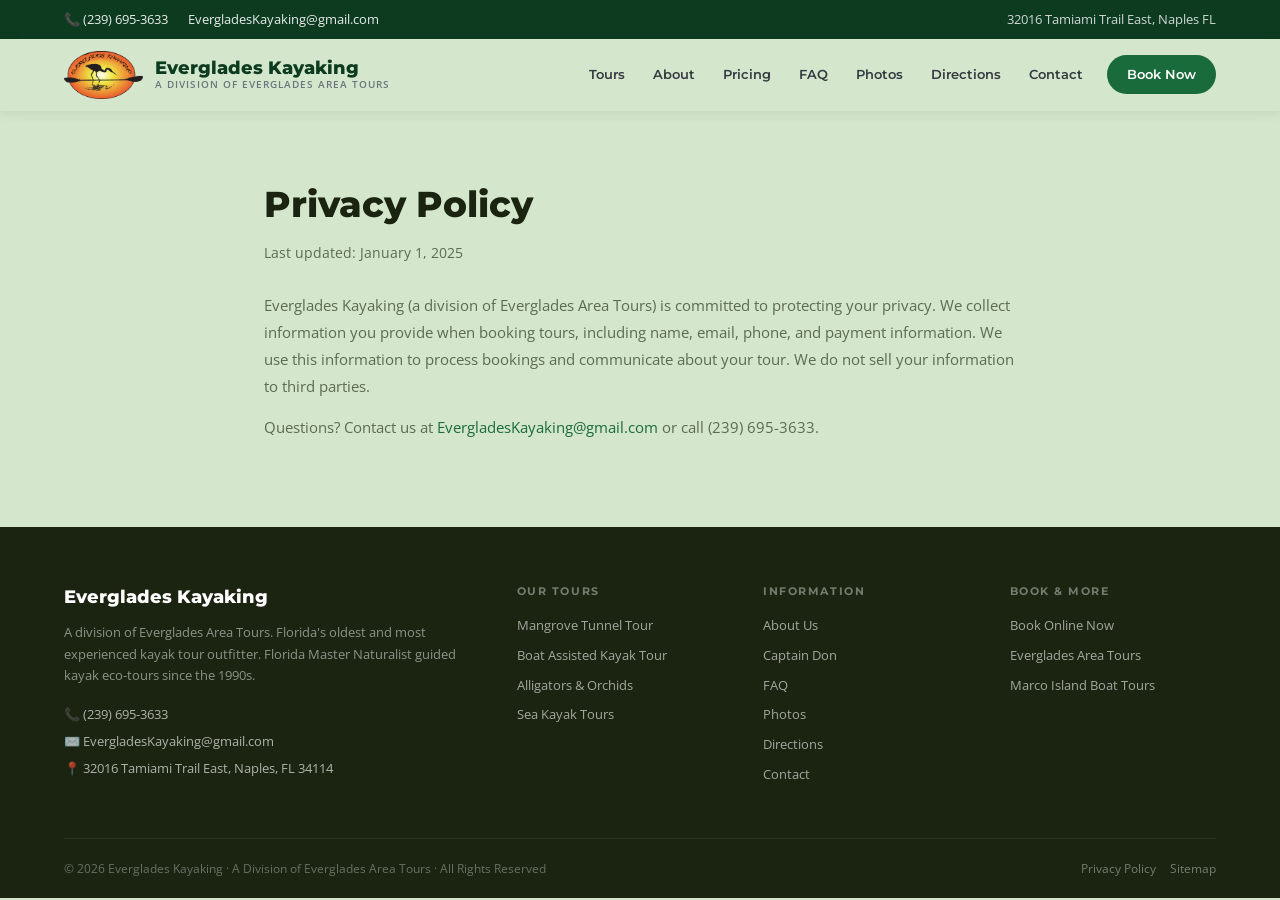
<file: privacy.html>
<!DOCTYPE html><html lang="en"><head><meta charset="UTF-8"><meta name="viewport" content="width=device-width, initial-scale=1.0">
<link rel="canonical" href="https://www.evergladeskayaking.com/privacy">
<title>Privacy Policy | Everglades Kayaking</title><link rel="preconnect" href="https://fonts.googleapis.com">
<link href="https://fonts.googleapis.com/css2?family=Montserrat:wght@400;600;700;800&family=Open+Sans:wght@300;400;500;600&display=swap" rel="stylesheet">
<link rel="stylesheet" href="css/main.css"></head><body><div class="topbar"><div class="container"><div class="topbar-left"><a href="tel:2396953633">&#128222; (239) 695-3633</a><a href="mailto:EvergladesKayaking@gmail.com">EvergladesKayaking@gmail.com</a></div><div class="topbar-right"><span>32016 Tamiami Trail East, Naples FL</span></div></div></div><nav class="site-nav"><div class="container"><a href="index.html" class="nav-logo-wrap"><img src="images/ek-logo.png" alt="Everglades Kayaking" class="nav-logo-img"><span class="nav-logo-text">Everglades Kayaking<small>A Division of Everglades Area Tours</small></span></a><button class="nav-toggle" aria-label="Menu">&#9776;</button><div class="nav-menu"><a href="index.html#tours">Tours</a><a href="about-us.htm">About</a><a href="index.html#pricing">Pricing</a><a href="faq.htm">FAQ</a><a href="photos.html">Photos</a><a href="directions.htm">Directions</a><a href="contact.html">Contact</a><a href="https://fareharbor.com/embeds/book/everglades-boattours/?full-items=yes&flow=336425" class="nav-cta">Book Now</a></div></div></nav><section class="section-pad"><div class="container" style="max-width:800px;"><h1 class="section-title">Privacy Policy</h1><p style="color:var(--text-light);font-size:14px;margin-bottom:28px;">Last updated: January 1, 2025</p><p class="content-p">Everglades Kayaking (a division of Everglades Area Tours) is committed to protecting your privacy. We collect information you provide when booking tours, including name, email, phone, and payment information. We use this information to process bookings and communicate about your tour. We do not sell your information to third parties.</p><p class="content-p">Questions? Contact us at <a href="mailto:EvergladesKayaking@gmail.com" style="color:var(--primary);">EvergladesKayaking@gmail.com</a> or call (239) 695-3633.</p></div></section><footer class="site-footer"><div class="container"><div class="footer-grid"><div><div class="footer-brand-name">Everglades Kayaking</div><div class="footer-tagline">A division of Everglades Area Tours. Florida&#39;s oldest and most experienced kayak tour outfitter. Florida Master Naturalist guided kayak eco-tours since the 1990s.</div><a href="tel:2396953633" class="footer-contact-item">&#128222; (239) 695-3633</a><a href="mailto:EvergladesKayaking@gmail.com" class="footer-contact-item">&#9993;&#65039; EvergladesKayaking@gmail.com</a><a href="directions.htm" class="footer-contact-item">&#128205; 32016 Tamiami Trail East, Naples, FL 34114</a></div><div class="footer-col"><h4>Our Tours</h4><a href="mangrove-tunnel-kayak-tours.htm">Mangrove Tunnel Tour</a><a href="boat-assisted-kayak-tours.htm">Boat Assisted Kayak Tour</a><a href="everglades-alligators-orchids.htm">Alligators &amp; Orchids</a><a href="sea-kayak.htm">Sea Kayak Tours</a></div><div class="footer-col"><h4>Information</h4><a href="about-us.htm">About Us</a><a href="mccumber.htm">Captain Don</a><a href="faq.htm">FAQ</a><a href="photos.html">Photos</a><a href="directions.htm">Directions</a><a href="contact.html">Contact</a></div><div class="footer-col"><h4>Book &amp; More</h4><a href="https://fareharbor.com/embeds/book/everglades-boattours/?full-items=yes&flow=336425">Book Online Now</a><a href="https://www.evergladesareatours.com">Everglades Area Tours</a><a href="https://www.marcoisland-boattours.com">Marco Island Boat Tours</a></div></div><div class="footer-bottom"><div>&copy; 2026 Everglades Kayaking &middot; A Division of Everglades Area Tours &middot; All Rights Reserved</div><div><a href="privacy.html">Privacy Policy</a><a href="sitemap.xml">Sitemap</a></div></div></div></footer><script src="js/main.js"></script></body></html>
</file>
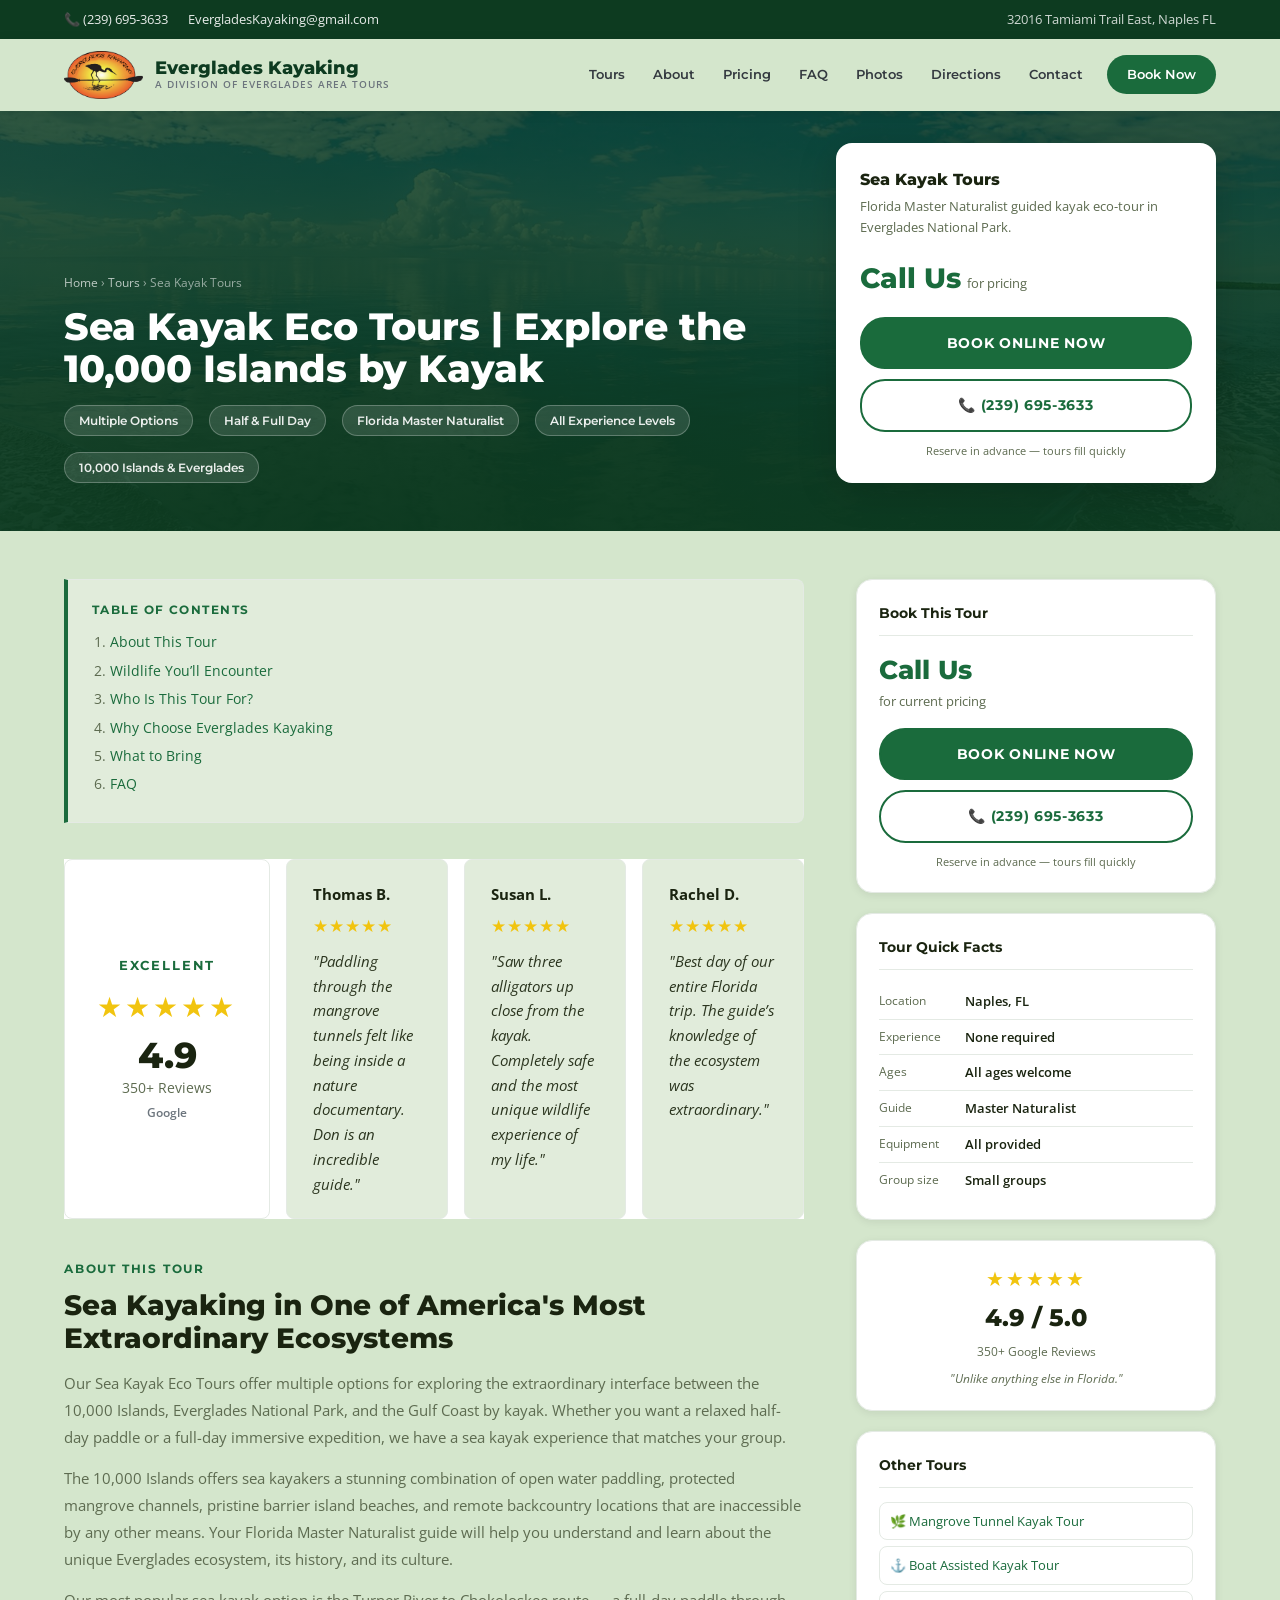
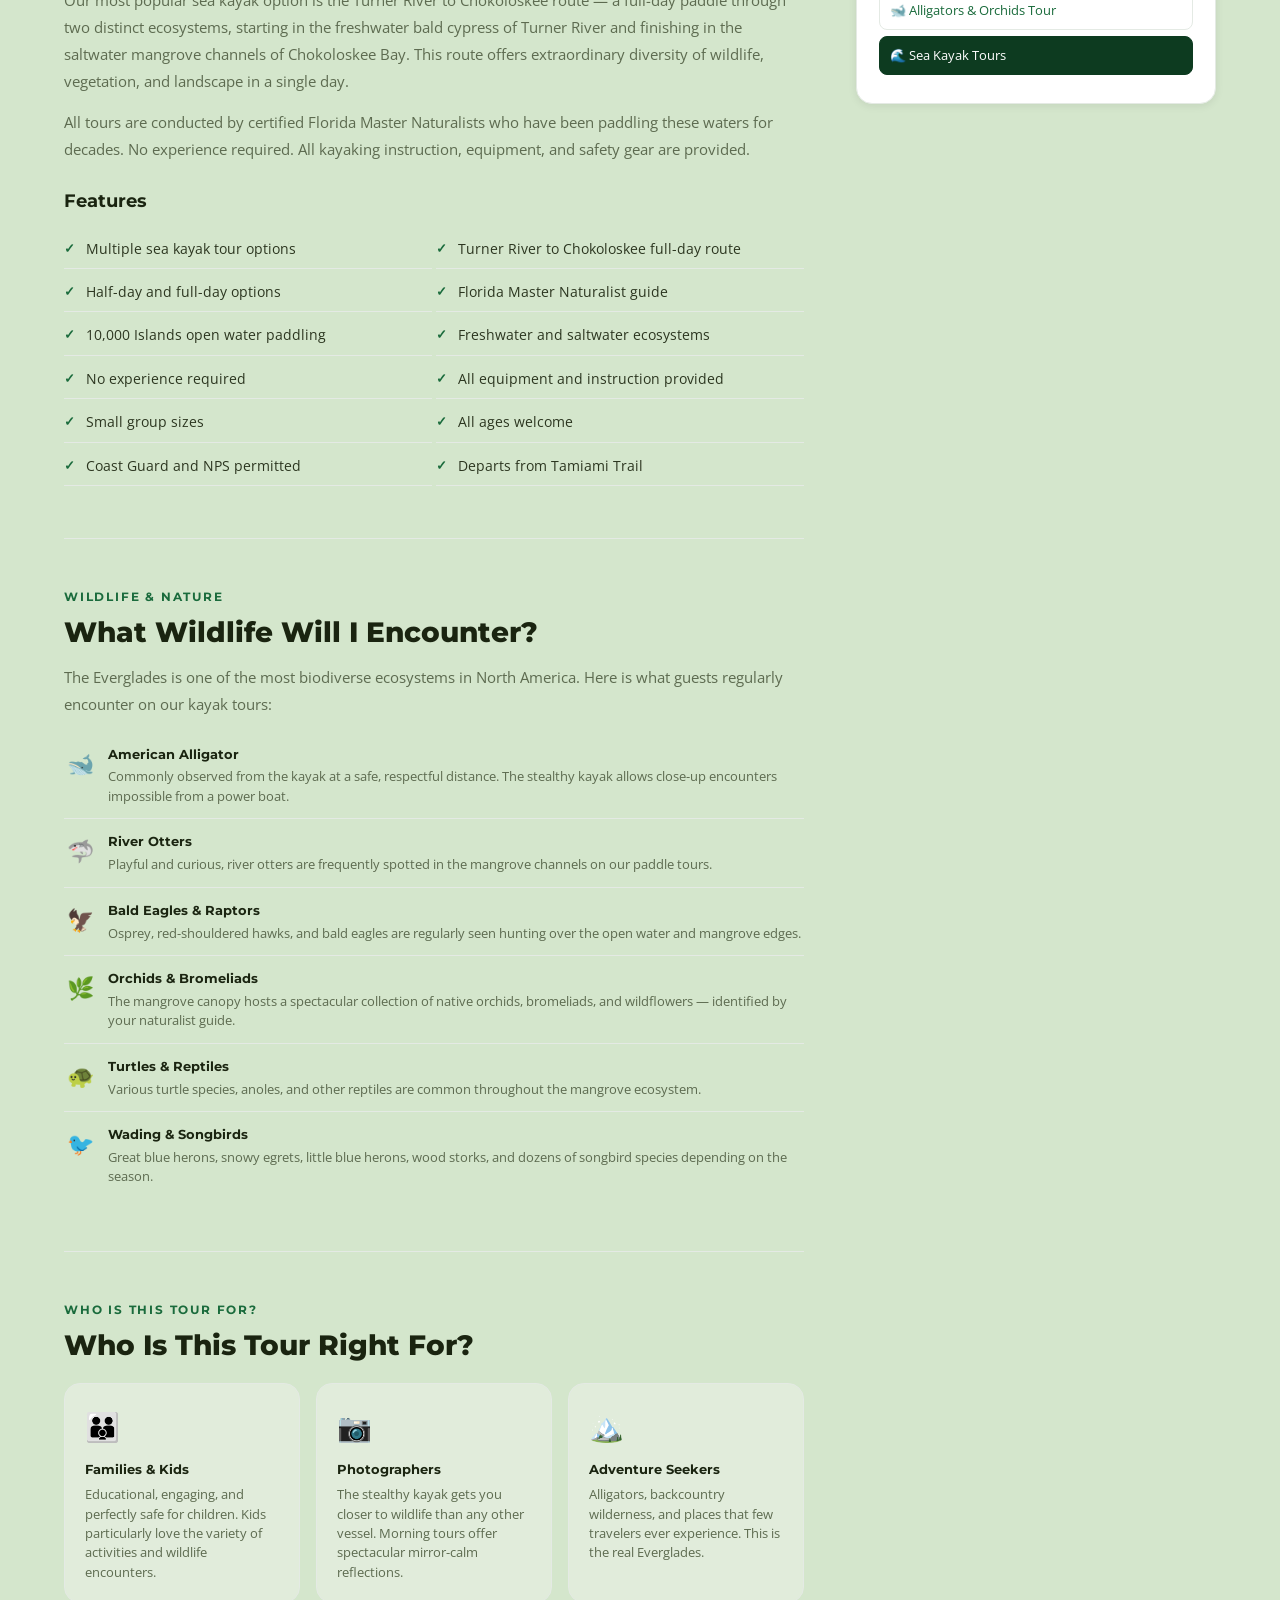
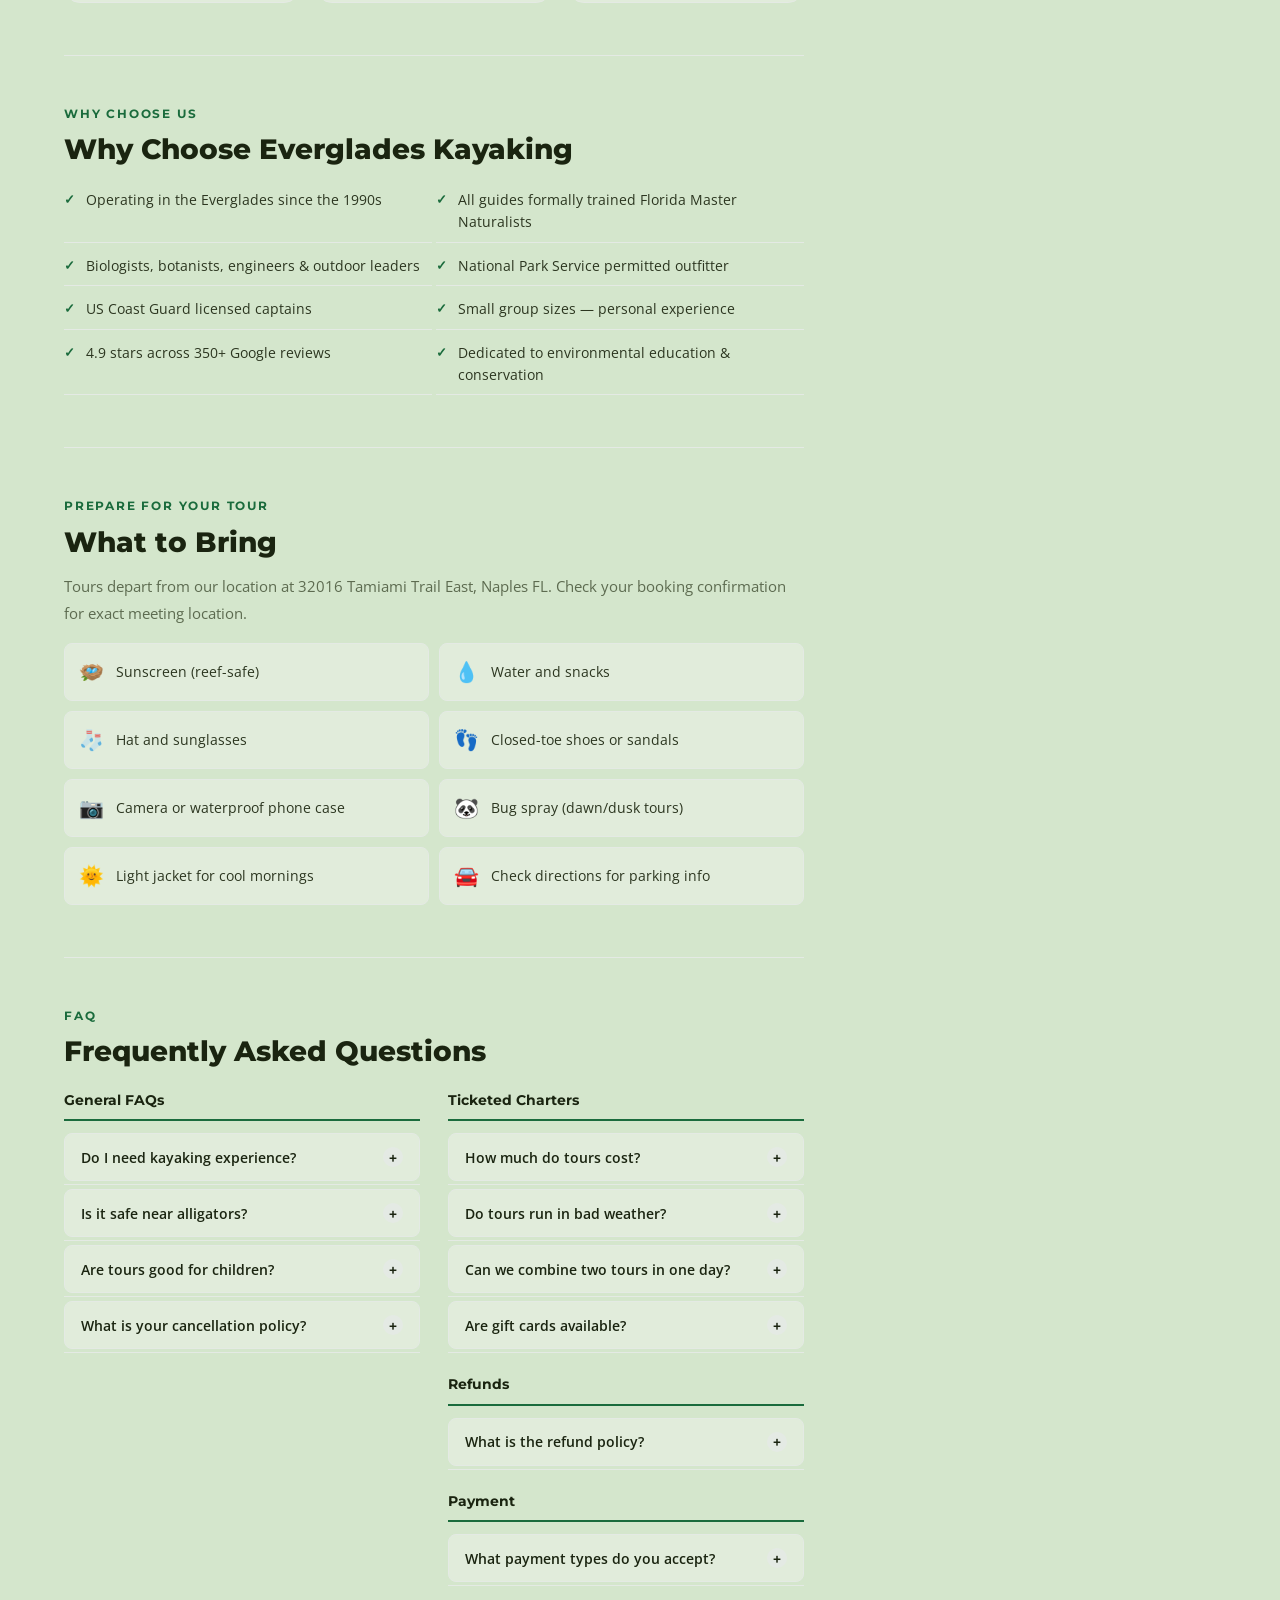
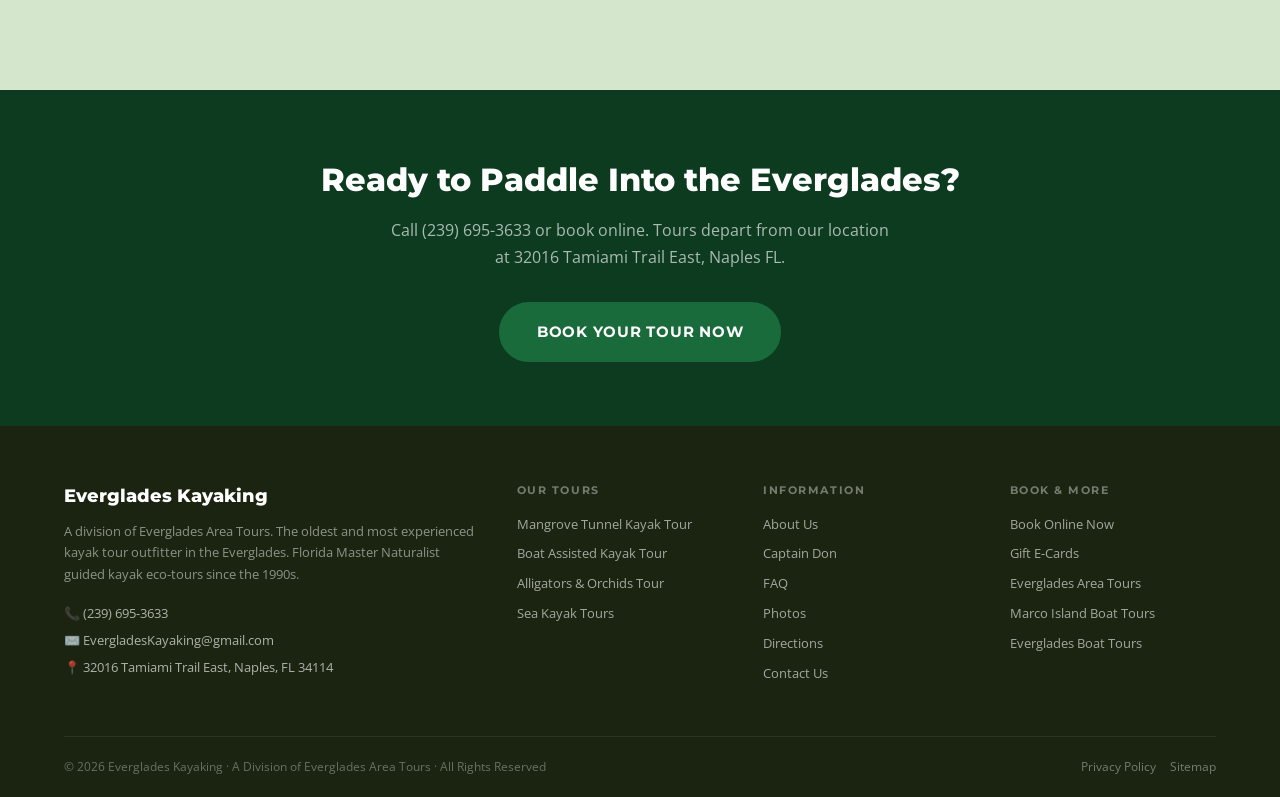
<file: sea-kayak.htm>
<!DOCTYPE html>
<html lang="en">
<head>
<meta charset="UTF-8"><meta name="viewport" content="width=device-width, initial-scale=1.0">
<link rel="canonical" href="https://www.evergladeskayaking.com/sea-kayak">

<meta name="description" content="Guided sea kayak eco-tours in the 10,000 Islands and Everglades. Multiple tour options including Turner River to Chokoloskee full-day paddle. Florida Master Naturalist guides.">
<title>Sea Kayak Eco Tours | Everglades Kayaking</title>
<link rel="preconnect" href="https://fonts.googleapis.com">
<link href="https://fonts.googleapis.com/css2?family=Montserrat:wght@400;600;700;800&family=Open+Sans:wght@300;400;500;600&display=swap" rel="stylesheet">
<link rel="stylesheet" href="css/main.css">
<script type="application/ld+json">
{"@context":"https://schema.org","@type":"TouristTrip","name":"Sea Kayak Eco Tours","description":"Guided sea kayak eco-tours in the 10,000 Islands and Everglades. Multiple tour options including Turner River to Chokoloskee full-day paddle. Florida Master Naturalist guides.","url":"https://www.evergladeskayaking.com/sea-kayak","provider":{"@type":"TourOperator","name":"Everglades Kayaking","telephone":"+12396953633","url":"https://www.evergladeskayaking.com","address":{"@type":"PostalAddress","streetAddress":"32016 Tamiami Trail East","addressLocality":"Naples","addressRegion":"FL","postalCode":"34114","addressCountry":"US"}},"aggregateRating":{"@type":"AggregateRating","ratingValue":"4.9","reviewCount":"350"}}
</script>
</head>
<body>
<div class="topbar"><div class="container"><div class="topbar-left"><a href="tel:2396953633">&#128222; (239) 695-3633</a><a href="mailto:EvergladesKayaking@gmail.com">EvergladesKayaking@gmail.com</a></div><div class="topbar-right"><span>32016 Tamiami Trail East, Naples FL</span></div></div></div>
<nav class="site-nav"><div class="container"><a href="index.html" class="nav-logo-wrap"><img src="images/ek-logo.png" alt="Everglades Kayaking" class="nav-logo-img"><span class="nav-logo-text">Everglades Kayaking<small>A Division of Everglades Area Tours</small></span></a><button class="nav-toggle" aria-label="Menu">&#9776;</button><div class="nav-menu"><a href="index.html#tours">Tours</a><a href="about-us.htm">About</a><a href="index.html#pricing">Pricing</a><a href="faq.htm">FAQ</a><a href="photos.html">Photos</a><a href="directions.htm">Directions</a><a href="contact.html">Contact</a><a href="https://fareharbor.com/embeds/book/everglades-boattours/?full-items=yes&flow=336425" class="nav-cta">Book Now</a></div></div></nav>
<div class="tour-hero">
  <div class="hero-bg" style="background-image:url('images/tour-hero.jpg');opacity:0.3;"></div>
  <div class="hero-overlay" style="background:linear-gradient(to bottom,rgba(13,59,32,0.5),rgba(13,59,32,0.88));"></div>
  <div class="tour-hero-inner">
    <div class="tour-hero-content">
      <div class="tour-breadcrumb"><a href="index.html">Home</a> &rsaquo; <a href="index.html#tours">Tours</a> &rsaquo; Sea Kayak Tours</div>
      <h1>Sea Kayak Eco Tours | Explore the 10,000 Islands by Kayak</h1>
      <div class="tour-hero-meta"><div class="tour-meta-pill">Multiple Options</div><div class="tour-meta-pill">Half &amp; Full Day</div><div class="tour-meta-pill">Florida Master Naturalist</div><div class="tour-meta-pill">All Experience Levels</div><div class="tour-meta-pill">10,000 Islands &amp; Everglades</div></div>
    </div>
    <div class="hero-booking-widget">
      <div class="widget-title">Sea Kayak Tours</div>
      <div class="widget-subtitle">Florida Master Naturalist guided kayak eco-tour in Everglades National Park.</div>
      <div class="widget-price-row"><span class="widget-price">Call Us</span><span class="widget-price-label">for pricing</span></div>
      <a href="https://fareharbor.com/embeds/book/everglades-boattours/?full-items=yes&flow=336425" class="widget-btn">Book Online Now</a>
      <a href="tel:2396953633" class="widget-btn outline">&#128222; (239) 695-3633</a>
      <div class="widget-note">Reserve in advance &mdash; tours fill quickly</div>
    </div>
  </div>
</div>
<div class="tour-body">
  <div class="tour-content">
    <div class="toc-box"><h3>Table of Contents</h3><ol><li><a href="#about">About This Tour</a></li><li><a href="#wildlife">Wildlife You&rsquo;ll Encounter</a></li><li><a href="#who">Who Is This Tour For?</a></li><li><a href="#why">Why Choose Everglades Kayaking</a></li><li><a href="#bring">What to Bring</a></li><li><a href="#faq">FAQ</a></li></ol></div>
    <div class="reviews-strip" style="padding:0;border:none;margin-bottom:36px;"><div style="display:flex;align-items:stretch;gap:16px;flex-wrap:wrap;"><div class="review-excellent-badge"><div class="badge-label">Excellent</div><div class="badge-stars">&#9733;&#9733;&#9733;&#9733;&#9733;</div><div class="badge-score">4.9</div><div class="badge-count">350+ Reviews</div><div class="badge-source">Google</div></div><div class="review-cards-scroll"><div class="review-card-item"><div class="rc-name">Thomas B.</div><div class="rc-stars">&#9733;&#9733;&#9733;&#9733;&#9733;</div><div class="rc-text">"Paddling through the mangrove tunnels felt like being inside a nature documentary. Don is an incredible guide."</div></div><div class="review-card-item"><div class="rc-name">Susan L.</div><div class="rc-stars">&#9733;&#9733;&#9733;&#9733;&#9733;</div><div class="rc-text">"Saw three alligators up close from the kayak. Completely safe and the most unique wildlife experience of my life."</div></div><div class="review-card-item"><div class="rc-name">Rachel D.</div><div class="rc-stars">&#9733;&#9733;&#9733;&#9733;&#9733;</div><div class="rc-text">"Best day of our entire Florida trip. The guide&rsquo;s knowledge of the ecosystem was extraordinary."</div></div></div></div></div>
    <div class="content-section" id="about">
      <div class="section-eyebrow">About This Tour</div>
      <h2 class="content-h2">Sea Kayaking in One of America's Most Extraordinary Ecosystems</h2>
      <p class="content-p">Our Sea Kayak Eco Tours offer multiple options for exploring the extraordinary interface between the 10,000 Islands, Everglades National Park, and the Gulf Coast by kayak. Whether you want a relaxed half-day paddle or a full-day immersive expedition, we have a sea kayak experience that matches your group.</p><p class="content-p">The 10,000 Islands offers sea kayakers a stunning combination of open water paddling, protected mangrove channels, pristine barrier island beaches, and remote backcountry locations that are inaccessible by any other means. Your Florida Master Naturalist guide will help you understand and learn about the unique Everglades ecosystem, its history, and its culture.</p><p class="content-p">Our most popular sea kayak option is the Turner River to Chokoloskee route &mdash; a full-day paddle through two distinct ecosystems, starting in the freshwater bald cypress of Turner River and finishing in the saltwater mangrove channels of Chokoloskee Bay. This route offers extraordinary diversity of wildlife, vegetation, and landscape in a single day.</p><p class="content-p">All tours are conducted by certified Florida Master Naturalists who have been paddling these waters for decades. No experience required. All kayaking instruction, equipment, and safety gear are provided.</p>
      <h3 style="font-family:var(--font-head);font-size:18px;color:var(--dark);margin:24px 0 12px;">Features</h3>
      <ul class="feature-list"><li>Multiple sea kayak tour options</li><li>Turner River to Chokoloskee full-day route</li><li>Half-day and full-day options</li><li>Florida Master Naturalist guide</li><li>10,000 Islands open water paddling</li><li>Freshwater and saltwater ecosystems</li><li>No experience required</li><li>All equipment and instruction provided</li><li>Small group sizes</li><li>All ages welcome</li><li>Coast Guard and NPS permitted</li><li>Departs from Tamiami Trail</li></ul>
    </div>
    <div class="content-rule"></div>
    <div class="content-section" id="wildlife">
      <div class="section-eyebrow">Wildlife &amp; Nature</div>
      <h2 class="content-h2">What Wildlife Will I Encounter?</h2>
      <p class="content-p">The Everglades is one of the most biodiverse ecosystems in North America. Here is what guests regularly encounter on our kayak tours:</p>
      <div class="wildlife-items">
        <div class="wildlife-item"><div class="wi-icon">&#128011;</div><div><div class="wi-name">American Alligator</div><div class="wi-desc">Commonly observed from the kayak at a safe, respectful distance. The stealthy kayak allows close-up encounters impossible from a power boat.</div></div></div>
        <div class="wildlife-item"><div class="wi-icon">&#129416;</div><div><div class="wi-name">River Otters</div><div class="wi-desc">Playful and curious, river otters are frequently spotted in the mangrove channels on our paddle tours.</div></div></div>
        <div class="wildlife-item"><div class="wi-icon">&#129413;</div><div><div class="wi-name">Bald Eagles &amp; Raptors</div><div class="wi-desc">Osprey, red-shouldered hawks, and bald eagles are regularly seen hunting over the open water and mangrove edges.</div></div></div>
        <div class="wildlife-item"><div class="wi-icon">&#127807;</div><div><div class="wi-name">Orchids &amp; Bromeliads</div><div class="wi-desc">The mangrove canopy hosts a spectacular collection of native orchids, bromeliads, and wildflowers — identified by your naturalist guide.</div></div></div>
        <div class="wildlife-item"><div class="wi-icon">&#128034;</div><div><div class="wi-name">Turtles &amp; Reptiles</div><div class="wi-desc">Various turtle species, anoles, and other reptiles are common throughout the mangrove ecosystem.</div></div></div>
        <div class="wildlife-item"><div class="wi-icon">&#128038;</div><div><div class="wi-name">Wading &amp; Songbirds</div><div class="wi-desc">Great blue herons, snowy egrets, little blue herons, wood storks, and dozens of songbird species depending on the season.</div></div></div>
      </div>
    </div>
    <div class="content-rule"></div>
    <div class="content-section" id="who">
      <div class="section-eyebrow">Who Is This Tour For?</div>
      <h2 class="content-h2">Who Is This Tour Right For?</h2>
      <div class="audience-grid">
        <div class="audience-card"><div class="ac-icon">&#128106;</div><div class="ac-title">Families &amp; Kids</div><div class="ac-text">Educational, engaging, and perfectly safe for children. Kids particularly love the variety of activities and wildlife encounters.</div></div>
        <div class="audience-card"><div class="ac-icon">&#128247;</div><div class="ac-title">Photographers</div><div class="ac-text">The stealthy kayak gets you closer to wildlife than any other vessel. Morning tours offer spectacular mirror-calm reflections.</div></div>
        <div class="audience-card"><div class="ac-icon">&#127956;&#65039;</div><div class="ac-title">Adventure Seekers</div><div class="ac-text">Alligators, backcountry wilderness, and places that few travelers ever experience. This is the real Everglades.</div></div>
      </div>
    </div>
    <div class="content-rule"></div>
    <div class="content-section" id="why">
      <div class="section-eyebrow">Why Choose Us</div>
      <h2 class="content-h2">Why Choose Everglades Kayaking</h2>
      <ul class="feature-list">
        <li>Operating in the Everglades since the 1990s</li>
        <li>All guides formally trained Florida Master Naturalists</li>
        <li>Biologists, botanists, engineers &amp; outdoor leaders</li>
        <li>National Park Service permitted outfitter</li>
        <li>US Coast Guard licensed captains</li>
        <li>Small group sizes &mdash; personal experience</li>
        <li>4.9 stars across 350+ Google reviews</li>
        <li>Dedicated to environmental education &amp; conservation</li>
      </ul>
    </div>
    <div class="content-rule"></div>
    <div class="content-section" id="bring">
      <div class="section-eyebrow">Prepare for Your Tour</div>
      <h2 class="content-h2">What to Bring</h2>
      <p class="content-p">Tours depart from our location at 32016 Tamiami Trail East, Naples FL. Check your booking confirmation for exact meeting location.</p>
      <div class="bring-grid">
        <div class="bring-item"><div class="bi-icon">&#129722;</div>Sunscreen (reef-safe)</div>
        <div class="bring-item"><div class="bi-icon">&#128167;</div>Water and snacks</div>
        <div class="bring-item"><div class="bi-icon">&#129510;</div>Hat and sunglasses</div>
        <div class="bring-item"><div class="bi-icon">&#128099;</div>Closed-toe shoes or sandals</div>
        <div class="bring-item"><div class="bi-icon">&#128247;</div>Camera or waterproof phone case</div>
        <div class="bring-item"><div class="bi-icon">&#128060;</div>Bug spray (dawn/dusk tours)</div>
        <div class="bring-item"><div class="bi-icon">&#127774;</div>Light jacket for cool mornings</div>
        <div class="bring-item"><div class="bi-icon">&#128664;</div>Check directions for parking info</div>
      </div>
    </div>
    <div class="content-rule"></div>
    <div class="content-section" id="faq">
      <div class="section-eyebrow">FAQ</div>
      <h2 class="content-h2">Frequently Asked Questions</h2>
      <div class="faq-cols">
        <div>
          <div class="faq-col-title">General FAQs</div>
          <div class="faq-item"><button class="faq-trigger">Do I need kayaking experience?<span class="faq-icon">+</span></button><div class="faq-answer">No experience required. We provide full instruction before every tour. Our kayaks are extremely stable and safe for all levels.</div></div>
          <div class="faq-item"><button class="faq-trigger">Is it safe near alligators?<span class="faq-icon">+</span></button><div class="faq-answer">Yes &mdash; completely safe. Our guides are trained to read alligator behavior and maintain respectful distances. We carry all required safety equipment.</div></div>
          <div class="faq-item"><button class="faq-trigger">Are tours good for children?<span class="faq-icon">+</span></button><div class="faq-answer">Yes. Children particularly enjoy our tours. Single and tandem kayaks available so kids can paddle with a parent.</div></div>
          <div class="faq-item"><button class="faq-trigger">What is your cancellation policy?<span class="faq-icon">+</span></button><div class="faq-answer">Cancellations 14+ days before receive a full deposit refund. Within 14 days we offer rescheduling. Within 2 days the full fee may be forfeited or gift certificate issued.</div></div>
        </div>
        <div>
          <div class="faq-col-title">Ticketed Charters</div>
          <div class="faq-item"><button class="faq-trigger">How much do tours cost?<span class="faq-icon">+</span></button><div class="faq-answer">Call (239) 695-3633 or use our online booking system for current pricing. Pricing varies by tour type and group size.</div></div>
          <div class="faq-item"><button class="faq-trigger">Do tours run in bad weather?<span class="faq-icon">+</span></button><div class="faq-answer">We monitor conditions closely. Tours are rescheduled for severe weather, lightning, or unsafe conditions at no charge.</div></div>
          <div class="faq-item"><button class="faq-trigger">Can we combine two tours in one day?<span class="faq-icon">+</span></button><div class="faq-answer">Yes &mdash; many guests do a morning mangrove tunnel tour and afternoon boat assisted kayak tour for a full-day Everglades experience.</div></div>
          <div class="faq-item"><button class="faq-trigger">Are gift cards available?<span class="faq-icon">+</span></button><div class="faq-answer">Yes &mdash; FareHarbor gift e-cards are available online and never expire.</div></div>
          <div class="faq-col-title" style="margin-top:20px;">Refunds</div>
          <div class="faq-item"><button class="faq-trigger">What is the refund policy?<span class="faq-icon">+</span></button><div class="faq-answer">Full deposit refund with 14+ days notice. Within 14 days, rescheduling offered. Within 2 days, gift certificate may be issued at our discretion.</div></div>
          <div class="faq-col-title" style="margin-top:20px;">Payment</div>
          <div class="faq-item"><button class="faq-trigger">What payment types do you accept?<span class="faq-icon">+</span></button><div class="faq-answer">All major credit and debit cards through our secure FareHarbor online booking system.</div></div>
        </div>
      </div>
    </div>
  </div>
  <div class="tour-sidebar">
    <div class="sidebar-card">
      <div class="sidebar-card-title">Book This Tour</div>
      <div class="sidebar-price">Call Us</div>
      <div class="sidebar-price-label">for current pricing</div>
      <a href="https://fareharbor.com/embeds/book/everglades-boattours/?full-items=yes&flow=336425" class="btn btn-primary btn-block" style="margin-bottom:10px;">Book Online Now</a>
      <a href="tel:2396953633" class="btn btn-outline btn-block">&#128222; (239) 695-3633</a>
      <div style="font-size:11px;color:var(--text-light);text-align:center;margin-top:10px;">Reserve in advance &mdash; tours fill quickly</div>
    </div>
    <div class="sidebar-card">
      <div class="sidebar-card-title">Tour Quick Facts</div>
      <ul class="quick-fact-list">
        <li><span class="qf-label">Location</span><span class="qf-value">Naples, FL</span></li>
        <li><span class="qf-label">Experience</span><span class="qf-value">None required</span></li>
        <li><span class="qf-label">Ages</span><span class="qf-value">All ages welcome</span></li>
        <li><span class="qf-label">Guide</span><span class="qf-value">Master Naturalist</span></li>
        <li><span class="qf-label">Equipment</span><span class="qf-value">All provided</span></li>
        <li><span class="qf-label">Group size</span><span class="qf-value">Small groups</span></li>
      </ul>
    </div>
    <div class="sidebar-card trust-block">
      <div class="trust-stars">&#9733;&#9733;&#9733;&#9733;&#9733;</div>
      <div class="trust-score">4.9 / 5.0</div>
      <div class="trust-label">350+ Google Reviews</div>
      <div class="trust-quote">"Unlike anything else in Florida."</div>
    </div>
    <div class="sidebar-card"><div class="sidebar-card-title">Other Tours</div><div class="other-tours-list"><a href="mangrove-tunnel-kayak-tours.htm">&#127807; Mangrove Tunnel Kayak Tour</a><a href="boat-assisted-kayak-tours.htm">&#9875;&#65039; Boat Assisted Kayak Tour</a><a href="everglades-alligators-orchids.htm">&#128011; Alligators &amp; Orchids Tour</a><a href="sea-kayak.htm" class="current">&#127754; Sea Kayak Tours</a></div></div>
  </div>
</div>
<div class="cta-banner"><div class="container"><h2>Ready to Paddle Into the Everglades?</h2><p>Call (239) 695-3633 or book online. Tours depart from our location at 32016 Tamiami Trail East, Naples FL.</p><a href="https://fareharbor.com/embeds/book/everglades-boattours/?full-items=yes&flow=336425" class="btn btn-primary btn-lg">Book Your Tour Now</a></div></div>
<footer class="site-footer"><div class="container"><div class="footer-grid"><div><div class="footer-brand-name">Everglades Kayaking</div><div class="footer-tagline">A division of Everglades Area Tours. The oldest and most experienced kayak tour outfitter in the Everglades. Florida Master Naturalist guided kayak eco-tours since the 1990s.</div><a href="tel:2396953633" class="footer-contact-item">&#128222; (239) 695-3633</a><a href="mailto:EvergladesKayaking@gmail.com" class="footer-contact-item">&#9993;&#65039; EvergladesKayaking@gmail.com</a><a href="directions.htm" class="footer-contact-item">&#128205; 32016 Tamiami Trail East, Naples, FL 34114</a></div><div class="footer-col"><h4>Our Tours</h4><a href="mangrove-tunnel-kayak-tours.htm">Mangrove Tunnel Kayak Tour</a><a href="boat-assisted-kayak-tours.htm">Boat Assisted Kayak Tour</a><a href="everglades-alligators-orchids.htm">Alligators &amp; Orchids Tour</a><a href="sea-kayak.htm">Sea Kayak Tours</a></div><div class="footer-col"><h4>Information</h4><a href="about-us.htm">About Us</a><a href="mccumber.htm">Captain Don</a><a href="faq.htm">FAQ</a><a href="photos.html">Photos</a><a href="directions.htm">Directions</a><a href="contact.html">Contact Us</a></div><div class="footer-col"><h4>Book &amp; More</h4><a href="https://fareharbor.com/embeds/book/everglades-boattours/?full-items=yes&flow=336425">Book Online Now</a><a href="https://fareharbor.com/embeds/book/everglades-boattours/items/201277/?full-items=yes&flow=319933">Gift E-Cards</a><a href="https://www.evergladesareatours.com">Everglades Area Tours</a><a href="https://www.marcoisland-boattours.com">Marco Island Boat Tours</a><a href="https://www.everglades-boattours.com">Everglades Boat Tours</a></div></div><div class="footer-bottom"><div>&copy; 2026 Everglades Kayaking &middot; A Division of Everglades Area Tours &middot; All Rights Reserved</div><div><a href="privacy.html">Privacy Policy</a><a href="sitemap.xml">Sitemap</a></div></div></div></footer>
<script src="js/main.js"></script>
</body></html>
</file>
<file: css/main.css>
/* ============================================================
   EVERGLADES KAYAKING — MAIN STYLESHEET
   Modeled after triton-charters.com / marcoisland-boattours.com
   Color scheme: deep green / earthy Everglades palette
   ============================================================ */

*, *::before, *::after { box-sizing: border-box; margin: 0; padding: 0; }

:root {
  --primary:    #1A6B3C;   /* deep everglades green */
  --primary-dk: #0D3B20;   /* dark forest */
  --primary-lt: #2E8B57;   /* sea green */
  --accent:     #8B6914;   /* earthy gold/brown */
  --accent-lt:  #C49A28;   /* warm gold */
  --teal:       #1B7A6B;   /* water teal */
  --white:      #FFFFFF;
  --bg-tint:    #D4E6CC;   /* light muted green background (replaces white on sections/cards) */
  --offwhite:   #E1ECDB;   /* slightly green-tinted offwhite */
  --light-gray: #E4EAE4;
  --mid-gray:   #6C757D;
  --dark-gray:  #343A40;
  --dark:       #1A2410;   /* deep forest dark */
  --text:       #2C3620;
  --text-light: #5D6B50;
  --font-head:  'Montserrat', 'Arial Black', sans-serif;
  --font-body:  'Open Sans', Arial, sans-serif;
  --section-pad: 72px;
  --container:   1200px;
  --shadow-sm:  0 2px 8px rgba(0,0,0,0.08);
  --shadow-md:  0 4px 20px rgba(0,0,0,0.12);
  --shadow-lg:  0 8px 40px rgba(0,0,0,0.16);
  --radius:     8px;
  --radius-lg:  16px;
  --transition: all 0.25s ease;
}

html { scroll-behavior: smooth; }
body { font-family: var(--font-body); color: var(--text); background: var(--bg-tint); line-height: 1.6; overflow-x: hidden; }
img { max-width: 100%; height: auto; display: block; }
a { text-decoration: none; color: inherit; }
ul { list-style: none; }
button { font-family: var(--font-body); cursor: pointer; border: none; }

.container { max-width: var(--container); margin: 0 auto; padding: 0 24px; }
.text-center { text-align: center; }
.section-pad { padding: var(--section-pad) 0; }
.bg-light { background: var(--offwhite); }

.section-eyebrow { display: inline-block; font-family: var(--font-head); font-size: 12px; font-weight: 700; letter-spacing: 0.15em; text-transform: uppercase; color: var(--primary); margin-bottom: 10px; }
.section-title { font-family: var(--font-head); font-size: clamp(24px, 3vw, 36px); font-weight: 800; color: var(--dark); line-height: 1.2; margin-bottom: 16px; }
.section-subtitle { font-size: 17px; color: var(--text-light); max-width: 600px; margin: 0 auto 40px; line-height: 1.7; }
.section-rule { width: 60px; height: 4px; background: var(--primary); border-radius: 2px; margin: 16px auto 32px; }
.section-rule.left { margin-left: 0; }

.btn { display: inline-block; padding: 13px 28px; border-radius: 30px; font-family: var(--font-head); font-size: 14px; font-weight: 700; letter-spacing: 0.05em; text-transform: uppercase; transition: var(--transition); border: 2px solid transparent; cursor: pointer; text-align: center; white-space: nowrap; }
.btn-primary { background: var(--primary); color: var(--white); border-color: var(--primary); }
.btn-primary:hover { background: var(--primary-dk); border-color: var(--primary-dk); transform: translateY(-1px); box-shadow: 0 4px 16px rgba(26,107,60,0.35); }
.btn-secondary { background: var(--white); color: var(--primary); border-color: var(--white); }
.btn-secondary:hover { background: transparent; color: var(--white); }
.btn-outline { background: transparent; color: var(--primary); border-color: var(--primary); }
.btn-outline:hover { background: var(--primary); color: var(--white); }
.btn-outline-white { background: transparent; color: var(--white); border-color: var(--white); }
.btn-outline-white:hover { background: var(--white); color: var(--primary); }
.btn-gold { background: var(--accent-lt); color: var(--white); border-color: var(--accent-lt); }
.btn-gold:hover { background: var(--accent); border-color: var(--accent); transform: translateY(-1px); }
.btn-block { display: block; width: 100%; }
.btn-lg { padding: 16px 36px; font-size: 15px; }
.btn-sm { padding: 9px 20px; font-size: 12px; }

.topbar { background: var(--primary-dk); padding: 9px 0; font-size: 13px; color: rgba(255,255,255,0.8); }
.topbar .container { display: flex; justify-content: space-between; align-items: center; flex-wrap: wrap; gap: 8px; }
.topbar a { color: rgba(255,255,255,0.9); transition: color 0.2s; }
.topbar a:hover { color: var(--accent-lt); }
.topbar-left { display: flex; gap: 20px; align-items: center; }
.topbar-right { display: flex; gap: 16px; align-items: center; }

.site-nav { background: var(--bg-tint); box-shadow: 0 2px 12px rgba(0,0,0,0.08); position: sticky; top: 0; z-index: 1000; }
.nav-logo-wrap { display: flex; align-items: center; gap: 12px; text-decoration: none; }
.nav-logo-img { height: 48px; width: auto; display: block; flex-shrink: 0; }
.site-nav .container { display: flex; align-items: center; justify-content: space-between; height: 72px; }
.nav-logo-text { font-family: var(--font-head); font-size: 18px; font-weight: 800; color: var(--primary-dk); line-height: 1.1; }
.nav-logo-text small { display: block; font-size: 10px; font-weight: 600; letter-spacing: 0.1em; color: var(--mid-gray); text-transform: uppercase; font-family: var(--font-body); }
.nav-menu { display: flex; align-items: center; gap: 4px; }
.nav-menu a { font-family: var(--font-head); font-size: 13px; font-weight: 600; color: var(--dark-gray); padding: 8px 12px; border-radius: 6px; transition: var(--transition); white-space: nowrap; }
.nav-menu a:hover { color: var(--primary); background: rgba(26,107,60,0.06); }
.nav-menu .nav-cta { background: var(--primary); color: var(--white); padding: 9px 20px; border-radius: 25px; margin-left: 8px; }
.nav-menu .nav-cta:hover { background: var(--primary-dk); color: var(--white); }
.nav-toggle { display: none; background: none; border: none; font-size: 22px; color: var(--dark); cursor: pointer; padding: 6px; }

.hero { position: relative; min-height: 520px; display: flex; align-items: center; overflow: hidden; background: var(--primary-dk); }
.hero-bg { position: absolute; inset: 0; background: url('../images/hero-bg.jpg') center/cover no-repeat; opacity: 0.35; }
.hero-overlay { position: absolute; inset: 0; background: linear-gradient(to right, rgba(13,59,32,0.88) 40%, rgba(13,59,32,0.3) 100%); }
.hero-inner { position: relative; z-index: 2; max-width: var(--container); margin: 0 auto; padding: 80px 24px; width: 100%; }
.hero-tag { display: inline-block; background: rgba(196,154,40,0.2); border: 1px solid rgba(196,154,40,0.6); color: var(--accent-lt); font-family: var(--font-head); font-size: 11px; font-weight: 700; letter-spacing: 0.14em; text-transform: uppercase; padding: 5px 16px; border-radius: 20px; margin-bottom: 20px; }
.hero h1 { font-family: var(--font-head); font-size: clamp(28px, 5vw, 52px); font-weight: 800; color: var(--white); line-height: 1.1; margin-bottom: 16px; max-width: 680px; }
.hero h2 { font-family: var(--font-body); font-size: clamp(15px, 2vw, 18px); font-weight: 400; color: rgba(255,255,255,0.78); max-width: 520px; margin-bottom: 32px; line-height: 1.65; }
.hero-btns { display: flex; gap: 14px; flex-wrap: wrap; margin-bottom: 32px; }
.hero-quick-links { display: flex; gap: 0; border: 1px solid rgba(255,255,255,0.2); border-radius: 8px; overflow: hidden; max-width: fit-content; }
.hero-quick-links a { font-size: 13px; font-weight: 600; color: rgba(255,255,255,0.8); padding: 10px 20px; border-right: 1px solid rgba(255,255,255,0.2); transition: var(--transition); font-family: var(--font-head); }
.hero-quick-links a:last-child { border-right: none; }
.hero-quick-links a:hover { background: rgba(255,255,255,0.1); color: var(--white); }

.tour-hero { position: relative; min-height: 420px; background: var(--primary-dk); display: flex; align-items: flex-end; overflow: hidden; }
.tour-hero .hero-bg { opacity: 0.3; }
.tour-hero .hero-overlay { background: linear-gradient(to bottom, rgba(13,59,32,0.5) 0%, rgba(13,59,32,0.88) 100%); }
.tour-hero-inner { position: relative; z-index: 2; width: 100%; max-width: var(--container); margin: 0 auto; padding: 32px 24px 48px; display: grid; grid-template-columns: 1fr 380px; gap: 40px; align-items: end; }
.tour-hero-content {}
.tour-breadcrumb { font-size: 12px; color: rgba(255,255,255,0.55); margin-bottom: 14px; }
.tour-breadcrumb a { color: rgba(255,255,255,0.7); }
.tour-hero h1 { font-family: var(--font-head); font-size: clamp(22px, 3.5vw, 38px); font-weight: 800; color: var(--white); line-height: 1.12; margin-bottom: 14px; }
.tour-hero-meta { display: flex; gap: 16px; flex-wrap: wrap; }
.tour-meta-pill { background: rgba(255,255,255,0.12); border: 1px solid rgba(255,255,255,0.25); color: rgba(255,255,255,0.9); font-size: 12px; font-weight: 600; padding: 5px 14px; border-radius: 20px; font-family: var(--font-head); }

.hero-booking-widget { background: var(--white); border-radius: var(--radius-lg); padding: 24px; box-shadow: var(--shadow-lg); }
.widget-title { font-family: var(--font-head); font-size: 16px; font-weight: 800; color: var(--dark); margin-bottom: 4px; }
.widget-subtitle { font-size: 13px; color: var(--text-light); margin-bottom: 18px; }
.widget-price-row { display: flex; align-items: baseline; gap: 6px; margin-bottom: 16px; }
.widget-price { font-family: var(--font-head); font-size: 28px; font-weight: 800; color: var(--primary); }
.widget-price-label { font-size: 13px; color: var(--text-light); }
.widget-btn { display: block; width: 100%; background: var(--primary); color: var(--white); padding: 13px; border-radius: 25px; font-family: var(--font-head); font-size: 14px; font-weight: 700; text-transform: uppercase; letter-spacing: 0.05em; text-align: center; transition: var(--transition); border: 2px solid var(--primary); margin-bottom: 10px; }
.widget-btn:hover { background: var(--primary-dk); border-color: var(--primary-dk); }
.widget-btn.outline { background: transparent; color: var(--primary); }
.widget-btn.outline:hover { background: var(--primary); color: var(--white); }
.widget-note { font-size: 11px; color: var(--text-light); text-align: center; margin-top: 8px; }

.reviews-strip { background: var(--white); border-bottom: 1px solid var(--light-gray); padding: 48px 0; }
.reviews-strip .container { display: flex; align-items: stretch; gap: 24px; flex-wrap: wrap; }
.review-excellent-badge { display: flex; flex-direction: column; align-items: center; justify-content: center; padding: 24px 32px; border: 1px solid var(--light-gray); border-radius: var(--radius); flex-shrink: 0; }
.badge-label { font-family: var(--font-head); font-size: 13px; font-weight: 700; letter-spacing: 0.14em; color: var(--primary); text-transform: uppercase; }
.badge-stars { color: #F1C40F; font-size: 28px; letter-spacing: 3px; margin: 8px 0; }
.badge-score { font-family: var(--font-head); font-size: 36px; font-weight: 800; color: var(--dark); line-height: 1; }
.badge-count { font-size: 14px; color: var(--text-light); margin-top: 4px; }
.badge-source { font-size: 12px; color: var(--mid-gray); margin-top: 4px; font-weight: 600; }
.review-cards-scroll { display: flex; gap: 16px; flex: 1; padding-bottom: 0; scrollbar-width: none; }
.review-cards-scroll::-webkit-scrollbar { display: none; }
.review-card-item { background: var(--offwhite); border: 1px solid var(--light-gray); border-radius: var(--radius); padding: 22px 26px; flex: 1 1 0; min-width: 0; }
.rc-name { font-size: 15px; font-weight: 700; color: var(--dark); margin-bottom: 6px; }
.rc-stars { color: #F1C40F; font-size: 17px; letter-spacing: 1px; margin-bottom: 10px; }
.rc-text { font-size: 15px; color: var(--text); line-height: 1.65; font-style: italic; }


@media (max-width: 720px) {
  .reviews-strip { padding: 32px 0; }
  .reviews-strip .container { flex-direction: column; }
  .review-cards-scroll { flex-direction: column; overflow-x: visible; }
  .review-card-item { min-width: 100%; padding: 18px 20px; }
  .review-excellent-badge { padding: 20px; }
  .badge-score { font-size: 32px; }
  .badge-stars { font-size: 24px; }
}

.toc-box { background: var(--offwhite); border: 1px solid var(--light-gray); border-left: 4px solid var(--primary); border-radius: 0 var(--radius) var(--radius) 0; padding: 20px 24px; margin-bottom: 36px; }
.toc-box h3 { font-family: var(--font-head); font-size: 12px; font-weight: 700; letter-spacing: 0.12em; text-transform: uppercase; color: var(--primary); margin-bottom: 12px; }
.toc-box ol { padding-left: 18px; }
.toc-box li { font-size: 14px; color: var(--text-light); margin-bottom: 6px; }
.toc-box a { color: var(--primary); transition: color 0.2s; }
.toc-box a:hover { color: var(--primary-dk); text-decoration: underline; }

.tour-body { max-width: var(--container); margin: 0 auto; padding: 48px 24px; display: grid; grid-template-columns: 1fr 360px; gap: 52px; align-items: start; }
.tour-sidebar { position: sticky; top: 84px; }
.content-section { margin-bottom: 52px; }
.content-h2 { font-family: var(--font-head); font-size: clamp(20px, 2.5vw, 28px); font-weight: 800; color: var(--dark); margin-bottom: 14px; line-height: 1.2; }
.content-p { font-size: 15px; color: var(--text-light); line-height: 1.8; margin-bottom: 14px; }
.content-rule { height: 1px; background: var(--light-gray); margin: 44px 0; }

.feature-list { display: grid; grid-template-columns: 1fr 1fr; gap: 4px; margin-top: 14px; }
.feature-list li { font-size: 14px; color: var(--text); padding: 8px 0 8px 22px; border-bottom: 1px solid var(--light-gray); position: relative; }
.feature-list li::before { content: '✓'; position: absolute; left: 0; color: var(--primary); font-weight: 700; font-size: 13px; }

.highlight-cards { display: grid; grid-template-columns: repeat(3,1fr); gap: 20px; margin-top: 24px; }
.hcard { border-radius: var(--radius-lg); overflow: hidden; box-shadow: var(--shadow-md); border: 1px solid var(--light-gray); }
.hcard-img { height: 160px; background: var(--primary); overflow: hidden; }
.hcard-img img { width: 100%; height: 100%; object-fit: cover; transition: transform 0.4s; }
.hcard:hover .hcard-img img { transform: scale(1.05); }
.hcard-body { padding: 16px; }
.hcard-body h3 { font-family: var(--font-head); font-size: 14px; font-weight: 700; color: var(--dark); margin-bottom: 6px; }
.hcard-body p { font-size: 13px; color: var(--text-light); line-height: 1.55; }

.wildlife-items { margin-top: 14px; }
.wildlife-item { display: flex; align-items: flex-start; gap: 12px; padding: 12px 0; border-bottom: 1px solid var(--light-gray); }
.wildlife-item:last-child { border-bottom: none; }
.wi-icon { font-size: 22px; flex-shrink: 0; width: 32px; text-align: center; margin-top: 2px; }
.wi-name { font-family: var(--font-head); font-size: 13px; font-weight: 700; color: var(--dark); margin-bottom: 3px; }
.wi-desc { font-size: 13px; color: var(--text-light); line-height: 1.5; }

.photo-row-3 { display: grid; grid-template-columns: repeat(3,1fr); gap: 12px; margin-top: 20px; }
.photo-thumb { height: 150px; border-radius: var(--radius); overflow: hidden; background: var(--primary); }
.photo-thumb img { width: 100%; height: 100%; object-fit: cover; }

.audience-grid { display: grid; grid-template-columns: repeat(3,1fr); gap: 16px; margin-top: 20px; }
.audience-card { background: var(--offwhite); border: 1px solid var(--light-gray); border-radius: var(--radius-lg); padding: 20px; }
.ac-icon { font-size: 28px; margin-bottom: 10px; }
.ac-title { font-family: var(--font-head); font-size: 13px; font-weight: 700; color: var(--dark); margin-bottom: 6px; }
.ac-text { font-size: 12.5px; color: var(--text-light); line-height: 1.55; }

.bring-grid { display: grid; grid-template-columns: 1fr 1fr; gap: 10px; margin-top: 16px; }
.bring-item { display: flex; align-items: center; gap: 12px; background: var(--offwhite); border: 1px solid var(--light-gray); border-radius: var(--radius); padding: 12px 14px; font-size: 14px; color: var(--text); }
.bi-icon { font-size: 20px; flex-shrink: 0; }

.video-container { position: relative; padding-bottom: 56.25%; height: 0; overflow: hidden; border-radius: var(--radius-lg); margin-top: 20px; }
.video-container iframe { position: absolute; top: 0; left: 0; width: 100%; height: 100%; border: 0; }

.faq-cols { display: grid; grid-template-columns: 1fr 1fr; gap: 28px; margin-top: 20px; }
.faq-col-title { font-family: var(--font-head); font-size: 14px; font-weight: 700; color: var(--dark); margin-bottom: 12px; padding-bottom: 8px; border-bottom: 2px solid var(--primary); }
.faq-item { margin-bottom: 4px; }
.faq-trigger { width: 100%; text-align: left; background: var(--offwhite); border: 1px solid var(--light-gray); border-radius: var(--radius); padding: 13px 16px; font-size: 14px; font-weight: 600; color: var(--dark); cursor: pointer; display: flex; justify-content: space-between; align-items: center; transition: var(--transition); font-family: var(--font-body); margin-bottom: 3px; }
.faq-trigger:hover { background: #e8f4ec; color: var(--primary); }
.faq-trigger.active { background: var(--primary); color: var(--white); }
.faq-answer { background: var(--white); border: 1px solid var(--light-gray); border-top: none; border-radius: 0 0 var(--radius) var(--radius); padding: 0 16px; max-height: 0; overflow: hidden; transition: max-height 0.3s ease, padding 0.3s; font-size: 14px; color: var(--text-light); line-height: 1.7; margin-bottom: 4px; }
.faq-answer.open { max-height: 300px; padding: 14px 16px; }
.faq-trigger .faq-icon { flex-shrink: 0; width: 20px; height: 20px; border-radius: 50%; background: var(--light-gray); display: flex; align-items: center; justify-content: center; font-size: 14px; font-weight: 700; transition: var(--transition); }
.faq-trigger.active .faq-icon { background: rgba(255,255,255,0.2); }

.sidebar-card { background: var(--white); border: 1px solid var(--light-gray); border-radius: var(--radius-lg); padding: 22px; box-shadow: var(--shadow-sm); margin-bottom: 20px; }
.sidebar-card-title { font-family: var(--font-head); font-size: 14px; font-weight: 700; color: var(--dark); margin-bottom: 14px; padding-bottom: 10px; border-bottom: 1px solid var(--light-gray); }
.sidebar-price { font-family: var(--font-head); font-size: 26px; font-weight: 800; color: var(--primary); }
.sidebar-price-label { font-size: 13px; color: var(--text-light); margin-bottom: 16px; }
.quick-fact-list li { display: flex; gap: 10px; font-size: 13px; padding: 7px 0; border-bottom: 1px solid var(--light-gray); }
.quick-fact-list li:last-child { border-bottom: none; }
.qf-label { color: var(--text-light); flex-shrink: 0; width: 76px; font-size: 12px; }
.qf-value { color: var(--dark); font-weight: 600; font-size: 13px; }
.trust-block { text-align: center; }
.trust-stars { font-size: 20px; color: #F1C40F; letter-spacing: 2px; }
.trust-score { font-family: var(--font-head); font-size: 24px; font-weight: 800; color: var(--dark); margin: 4px 0; }
.trust-label { font-size: 12px; color: var(--text-light); }
.trust-quote { font-size: 12px; font-style: italic; color: var(--text-light); margin-top: 8px; }
.other-tours-list a { display: block; font-size: 13px; color: var(--primary); padding: 8px 10px; border: 1px solid var(--light-gray); border-radius: var(--radius); margin-bottom: 6px; transition: var(--transition); }
.other-tours-list a:hover { background: var(--primary); color: var(--white); border-color: var(--primary); }
.other-tours-list a.current { background: var(--primary-dk); color: var(--white); border-color: var(--primary-dk); }

.why-grid { display: grid; grid-template-columns: repeat(3,1fr); gap: 24px; margin-top: 40px; }
.why-card { background: var(--white); border-radius: var(--radius-lg); overflow: hidden; box-shadow: var(--shadow-md); transition: var(--transition); border: 1px solid var(--light-gray); }
.why-card:hover { transform: translateY(-4px); box-shadow: var(--shadow-lg); }
.why-card-img { height: 190px; overflow: hidden; background: var(--primary); }
.why-card-img img { width: 100%; height: 100%; object-fit: cover; transition: transform 0.4s; }
.why-card:hover .why-card-img img { transform: scale(1.05); }
.why-card-body { padding: 20px; }
.why-card-body h3 { font-family: var(--font-head); font-size: 16px; font-weight: 700; color: var(--dark); margin-bottom: 8px; }
.why-card-body p { font-size: 14px; color: var(--text-light); line-height: 1.6; }

.tours-grid { display: grid; grid-template-columns: repeat(3,1fr); gap: 24px; margin-top: 40px; }
.tour-card { background: var(--white); border-radius: var(--radius-lg); overflow: hidden; box-shadow: var(--shadow-md); border: 1px solid var(--light-gray); transition: var(--transition); display: flex; flex-direction: column; }
.tour-card:hover { transform: translateY(-4px); box-shadow: var(--shadow-lg); }
.tour-card-img { height: 200px; overflow: hidden; background: var(--primary); position: relative; }
.tour-card-img img { width: 100%; height: 100%; object-fit: cover; transition: transform 0.4s; }
.tour-card:hover .tour-card-img img { transform: scale(1.05); }
.tour-badge { position: absolute; top: 12px; left: 12px; background: var(--primary); color: var(--white); font-family: var(--font-head); font-size: 10px; font-weight: 700; letter-spacing: 0.1em; text-transform: uppercase; padding: 4px 10px; border-radius: 20px; }
.tour-badge.gold { background: var(--accent-lt); }
.tour-card-body { padding: 20px; flex: 1; display: flex; flex-direction: column; }
.tour-duration { font-family: var(--font-head); font-size: 11px; font-weight: 700; letter-spacing: 0.1em; text-transform: uppercase; color: var(--primary); margin-bottom: 6px; }
.tour-card-body h3 { font-family: var(--font-head); font-size: 17px; font-weight: 700; color: var(--dark); margin-bottom: 8px; line-height: 1.3; }
.tour-card-body p { font-size: 13.5px; color: var(--text-light); line-height: 1.6; flex: 1; margin-bottom: 16px; }
.tour-price { font-size: 13px; color: var(--text-light); margin-bottom: 14px; }
.tour-price strong { font-family: var(--font-head); font-size: 20px; color: var(--primary); }
.tour-card-btns { display: flex; gap: 8px; margin-top: auto; }

.perfect-grid { display: grid; grid-template-columns: repeat(3,1fr); gap: 20px; margin-top: 40px; }
.perfect-card { border-radius: var(--radius-lg); overflow: hidden; box-shadow: var(--shadow-md); position: relative; height: 200px; cursor: pointer; }
.perfect-card-bg { position: absolute; inset: 0; background: var(--primary); transition: transform 0.4s; }
.perfect-card-bg img { width: 100%; height: 100%; object-fit: cover; }
.perfect-card:hover .perfect-card-bg { transform: scale(1.05); }
.perfect-card-overlay { position: absolute; inset: 0; background: linear-gradient(to top, rgba(13,59,32,0.88) 0%, rgba(13,59,32,0.2) 60%); }
.perfect-card-text { position: absolute; bottom: 0; left: 0; right: 0; padding: 16px; }
.perfect-card-text h3 { font-family: var(--font-head); font-size: 15px; font-weight: 700; color: var(--white); margin-bottom: 4px; }
.perfect-card-text p { font-size: 12px; color: rgba(255,255,255,0.75); line-height: 1.4; }

.expect-grid { display: grid; grid-template-columns: 1fr 1fr; gap: 60px; align-items: start; margin-top: 40px; }
.expect-col h3 { font-family: var(--font-head); font-size: 18px; font-weight: 700; color: var(--dark); margin-bottom: 14px; }
.expect-list li { display: flex; align-items: flex-start; gap: 10px; font-size: 14px; color: var(--text); padding: 8px 0; border-bottom: 1px solid var(--light-gray); }
.expect-list li:last-child { border-bottom: none; }
.expect-list .check { color: var(--primary); font-weight: 700; flex-shrink: 0; margin-top: 1px; }

.pricing-grid { display: grid; grid-template-columns: repeat(3,1fr); gap: 20px; margin-top: 40px; }
.price-card { background: var(--white); border: 2px solid var(--light-gray); border-radius: var(--radius-lg); padding: 28px 22px; text-align: center; transition: var(--transition); }
.price-card:hover { border-color: var(--primary); transform: translateY(-2px); box-shadow: var(--shadow-md); }
.price-card.featured { background: var(--primary-dk); border-color: var(--primary-dk); color: var(--white); }
.price-card .pc-name { font-family: var(--font-head); font-size: 14px; font-weight: 700; color: var(--dark); margin-bottom: 6px; line-height: 1.3; }
.price-card.featured .pc-name { color: var(--white); }
.price-card .pc-duration { font-size: 11px; font-weight: 600; color: var(--primary); letter-spacing: 0.1em; text-transform: uppercase; margin-bottom: 16px; font-family: var(--font-head); }
.price-card.featured .pc-duration { color: rgba(255,255,255,0.65); }
.price-card .pc-amount { font-family: var(--font-head); font-size: 40px; font-weight: 800; color: var(--primary); line-height: 1; margin-bottom: 4px; }
.price-card.featured .pc-amount { color: var(--accent-lt); }
.price-card .pc-per { font-size: 12px; color: var(--text-light); margin-bottom: 20px; }
.price-card.featured .pc-per { color: rgba(255,255,255,0.55); }
.pc-includes { text-align: left; margin-bottom: 22px; }
.pc-includes li { font-size: 13px; color: var(--text-light); padding: 5px 0 5px 18px; position: relative; }
.pc-includes li::before { content: '✓'; position: absolute; left: 0; color: var(--primary); font-weight: 700; }
.price-card.featured .pc-includes li { color: rgba(255,255,255,0.7); }
.price-card.featured .pc-includes li::before { color: #86EFAC; }

.cred-banner { background: var(--primary); padding: 44px 0; }
.cred-banner h2 { font-family: var(--font-head); font-size: 24px; font-weight: 800; color: var(--white); margin-bottom: 10px; }
.cred-banner p { font-size: 15px; color: rgba(255,255,255,0.8); max-width: 600px; margin: 0 auto 28px; line-height: 1.65; }
.cred-badges { display: flex; justify-content: center; gap: 12px; flex-wrap: wrap; }
.cred-badge { background: rgba(255,255,255,0.15); border: 1px solid rgba(255,255,255,0.3); color: var(--white); font-family: var(--font-head); font-size: 12px; font-weight: 600; padding: 9px 18px; border-radius: 25px; white-space: nowrap; }

.cta-banner { background: var(--primary-dk); padding: 64px 0; text-align: center; }
.cta-banner h2 { font-family: var(--font-head); font-size: clamp(22px,3vw,32px); font-weight: 800; color: var(--white); margin-bottom: 12px; }
.cta-banner p { font-size: 16px; color: rgba(255,255,255,0.65); margin-bottom: 32px; max-width: 500px; margin-left: auto; margin-right: auto; line-height: 1.65; }

.about-hero { background: var(--offwhite); padding: 60px 0; border-bottom: 1px solid var(--light-gray); }
.guide-grid { display: grid; grid-template-columns: repeat(3,1fr); gap: 28px; margin-top: 40px; }
.guide-card { background: var(--white); border-radius: var(--radius-lg); overflow: hidden; box-shadow: var(--shadow-md); border: 1px solid var(--light-gray); }
.guide-img { height: 220px; background: var(--primary); overflow: hidden; }
.guide-img img { width: 100%; height: 100%; object-fit: cover; }
.guide-body { padding: 20px; }
.guide-body h3 { font-family: var(--font-head); font-size: 17px; font-weight: 700; color: var(--dark); margin-bottom: 4px; }
.guide-title { font-size: 12px; font-weight: 600; color: var(--primary); letter-spacing: 0.08em; text-transform: uppercase; font-family: var(--font-head); margin-bottom: 10px; }
.guide-body p { font-size: 13.5px; color: var(--text-light); line-height: 1.6; }
.cert-grid { display: grid; grid-template-columns: repeat(4,1fr); gap: 16px; margin-top: 32px; }
.cert-card { background: var(--white); border: 1px solid var(--light-gray); border-radius: var(--radius-lg); padding: 20px; text-align: center; box-shadow: var(--shadow-sm); }
.cert-icon { font-size: 32px; margin-bottom: 10px; }
.cert-card h3 { font-family: var(--font-head); font-size: 13px; font-weight: 700; color: var(--dark); margin-bottom: 6px; }
.cert-card p { font-size: 12px; color: var(--text-light); line-height: 1.5; }

.photo-grid { display: grid; grid-template-columns: repeat(4,1fr); gap: 12px; margin-top: 32px; }
.photo-item { border-radius: var(--radius); overflow: hidden; aspect-ratio: 1; background: var(--primary); cursor: pointer; }
.photo-item img { width: 100%; height: 100%; object-fit: cover; transition: transform 0.3s; }
.photo-item:hover img { transform: scale(1.05); }

.directions-grid { display: grid; grid-template-columns: 1fr 1fr; gap: 40px; margin-top: 40px; align-items: start; }
.directions-info h3 { font-family: var(--font-head); font-size: 16px; font-weight: 700; color: var(--dark); margin-bottom: 10px; margin-top: 24px; }
.directions-info p { font-size: 14px; color: var(--text-light); line-height: 1.7; margin-bottom: 10px; }
.map-embed { border-radius: var(--radius-lg); overflow: hidden; box-shadow: var(--shadow-md); height: 420px; background: var(--light-gray); }
.map-embed iframe { width: 100%; height: 100%; border: 0; }

.contact-form { background: var(--offwhite); border: 1px solid var(--light-gray); border-radius: var(--radius-lg); padding: 36px; }
.form-group { margin-bottom: 18px; }
.form-group label { display: block; font-family: var(--font-head); font-size: 12px; font-weight: 700; letter-spacing: 0.08em; color: var(--dark); margin-bottom: 6px; text-transform: uppercase; }
.form-group input, .form-group textarea, .form-group select { width: 100%; padding: 12px 14px; border: 1px solid var(--light-gray); border-radius: var(--radius); font-family: var(--font-body); font-size: 14px; color: var(--dark); background: var(--white); transition: border-color 0.2s; }
.form-group input:focus, .form-group textarea:focus, .form-group select:focus { outline: none; border-color: var(--primary); box-shadow: 0 0 0 3px rgba(26,107,60,0.1); }
.form-group textarea { min-height: 120px; resize: vertical; }
.form-row { display: grid; grid-template-columns: 1fr 1fr; gap: 16px; }

.site-footer { background: var(--dark); color: rgba(255,255,255,0.65); padding: 56px 0 0; font-size: 14px; }
.footer-grid { display: grid; grid-template-columns: 2fr 1fr 1fr 1fr; gap: 40px; margin-bottom: 44px; }
.footer-brand-name { font-family: var(--font-head); font-size: 18px; font-weight: 800; color: var(--white); margin-bottom: 10px; }
.footer-tagline { font-size: 13px; line-height: 1.65; color: rgba(255,255,255,0.5); margin-bottom: 18px; }
.footer-contact-item { display: block; color: rgba(255,255,255,0.65); margin-bottom: 6px; font-size: 13px; transition: color 0.2s; }
.footer-contact-item:hover { color: var(--accent-lt); }
.footer-col h4 { font-family: var(--font-head); font-size: 11px; font-weight: 700; letter-spacing: 0.14em; text-transform: uppercase; color: rgba(255,255,255,0.4); margin-bottom: 14px; }
.footer-col a { display: block; margin-bottom: 9px; color: rgba(255,255,255,0.6); font-size: 13px; transition: color 0.2s; }
.footer-col a:hover { color: var(--white); }
.footer-bottom { border-top: 1px solid rgba(255,255,255,0.08); padding: 20px 0; display: flex; justify-content: space-between; align-items: center; flex-wrap: wrap; gap: 10px; font-size: 12px; color: rgba(255,255,255,0.35); }
.footer-bottom a { color: rgba(255,255,255,0.4); margin-left: 14px; }
.footer-bottom a:hover { color: var(--white); }

@media (max-width: 900px) {
  .nav-menu { display: none; }
  .nav-menu.open { display: flex; flex-direction: column; position: absolute; top: 72px; left: 0; right: 0; background: var(--bg-tint); box-shadow: var(--shadow-lg); padding: 16px; gap: 4px; }
  .nav-toggle { display: block; }
  .tour-hero-inner { grid-template-columns: 1fr; }
  .hero-booking-widget { display: none; }
  .tour-body { grid-template-columns: 1fr; }
  .tour-sidebar { position: static; }
  .why-grid { grid-template-columns: 1fr 1fr; }
  .footer-grid { grid-template-columns: 1fr 1fr; }
  .expect-grid { grid-template-columns: 1fr; }
  .faq-cols { grid-template-columns: 1fr; }
  .directions-grid { grid-template-columns: 1fr; }
  .guide-grid { grid-template-columns: 1fr 1fr; }
}
@media (max-width: 600px) {
  :root { --section-pad: 44px; }
  .why-grid { grid-template-columns: 1fr; }
  .tours-grid { grid-template-columns: 1fr; }
  .perfect-grid { grid-template-columns: 1fr 1fr; }
  .pricing-grid { grid-template-columns: 1fr; }
  .highlight-cards { grid-template-columns: 1fr; }
  .audience-grid { grid-template-columns: 1fr; }
  .feature-list { grid-template-columns: 1fr; }
  .bring-grid { grid-template-columns: 1fr; }
  .footer-grid { grid-template-columns: 1fr; }
  .photo-grid { grid-template-columns: repeat(2,1fr); }
  .guide-grid { grid-template-columns:      
</file>
